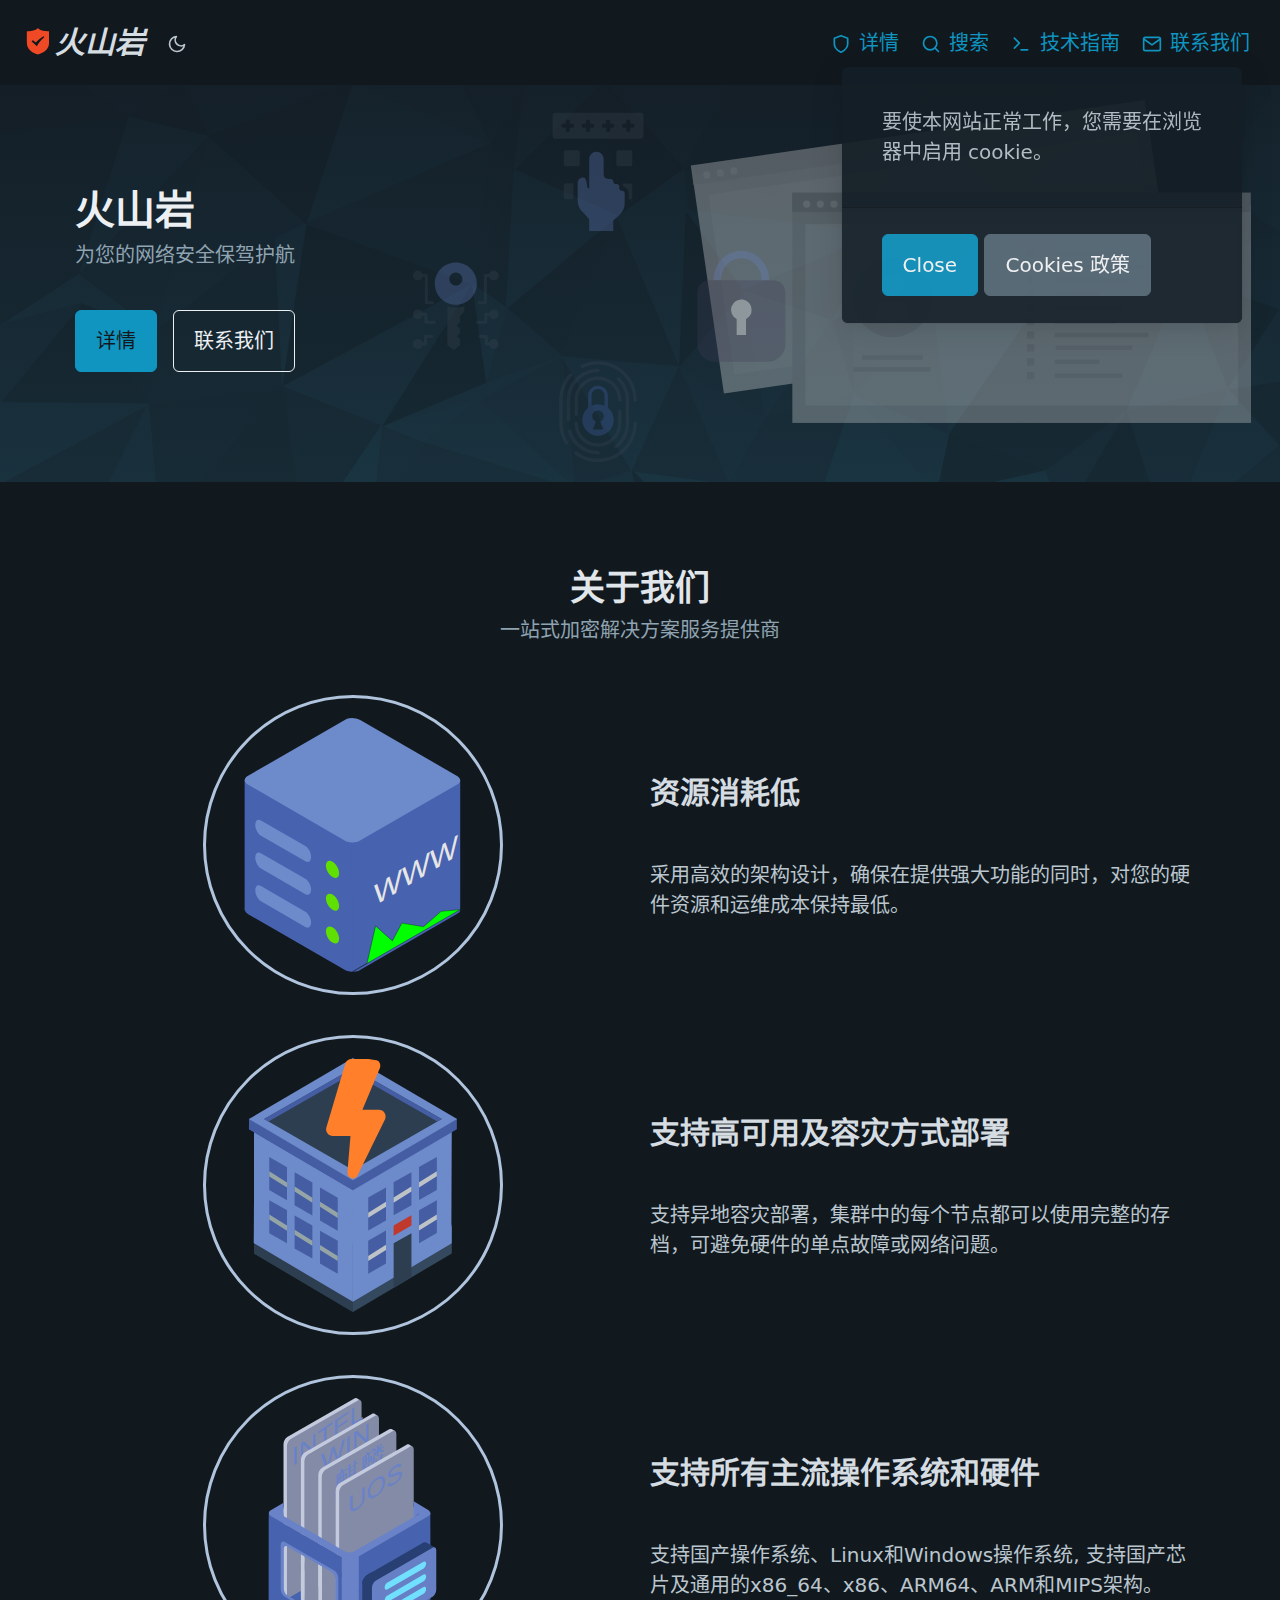
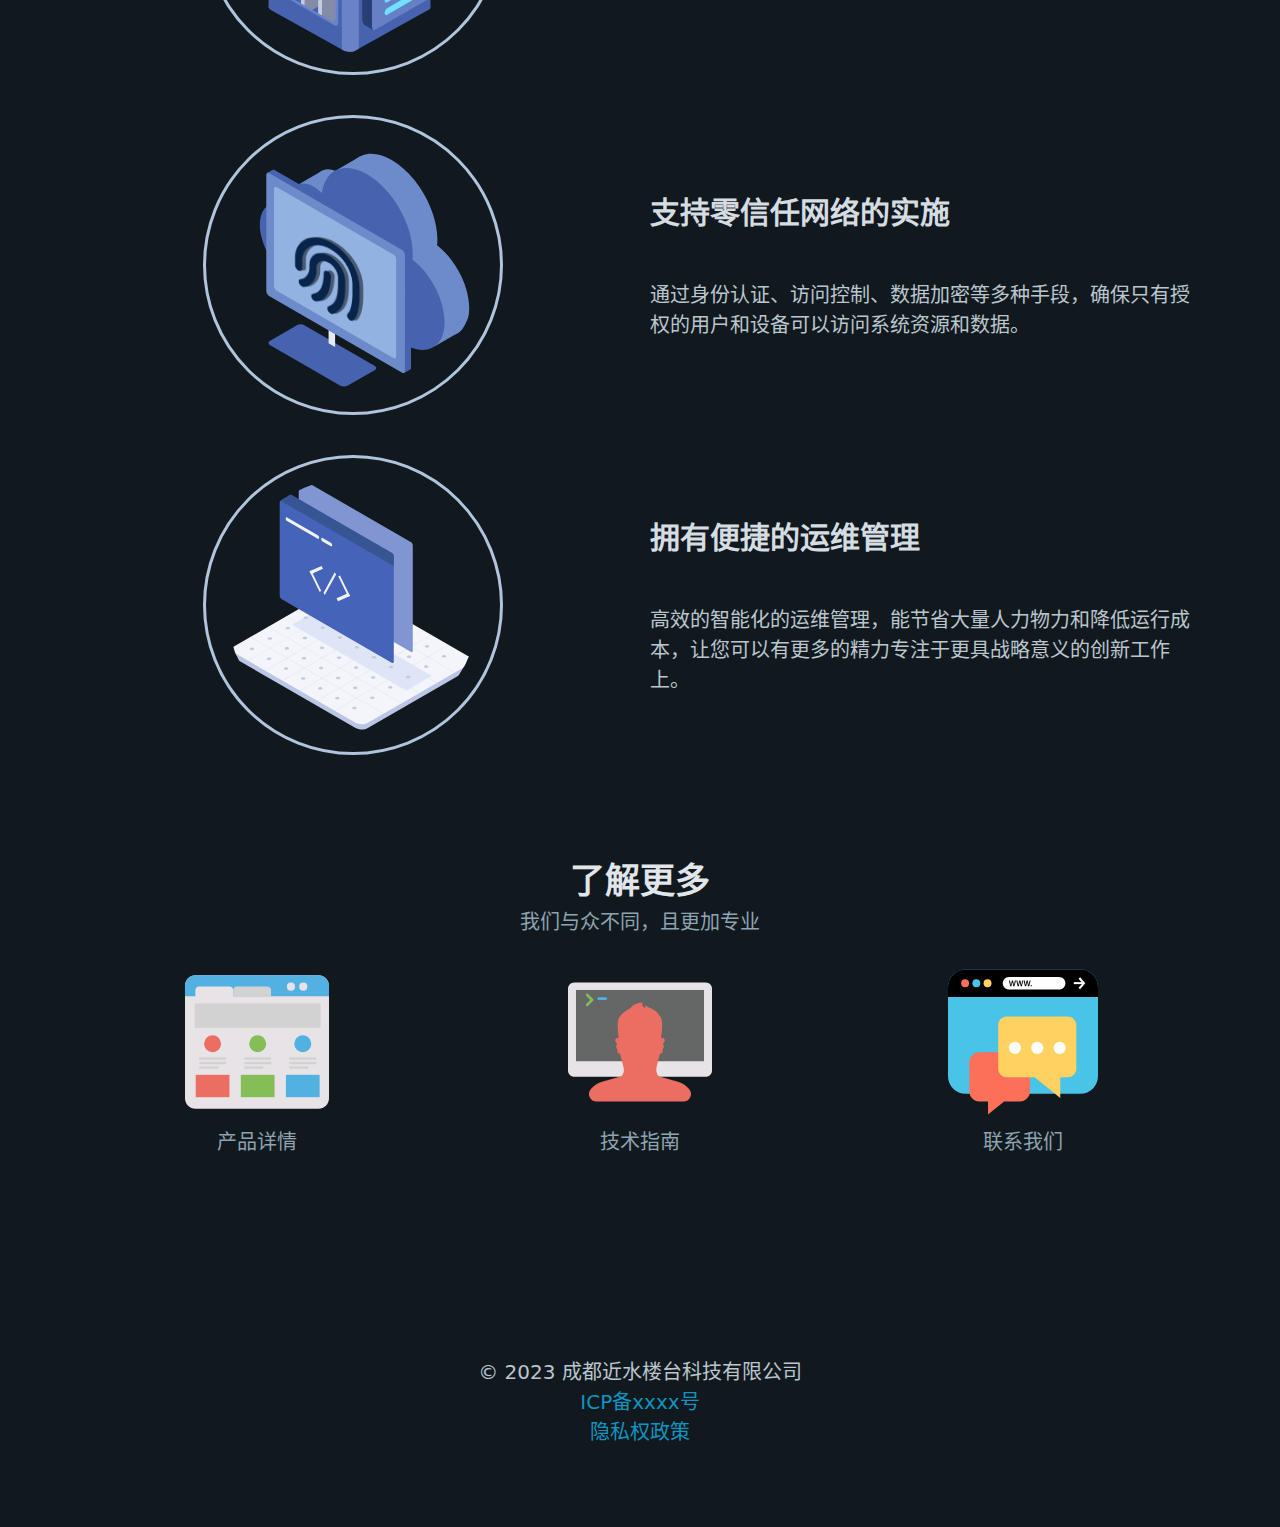
<file: index.html>
<!doctype html><html lang=zh-cn><head><meta charset=utf-8><title>火山岩</title><meta http-equiv=x-ua-compatible content="IE=edge"><meta name=viewport content="width=device-width,initial-scale=1"><meta name=description content="火山岩-为您的网络安全保驾护航"><meta name=author content><link rel=canonical href=https://tooltakes.github.io/><link rel=stylesheet href=https://tooltakes.github.io/sass/main.min.css><link rel=stylesheet href=https://tooltakes.github.io/sass/nav.min.css><link rel=stylesheet href=https://tooltakes.github.io/fonts/font.css><link rel=stylesheet href=https://tooltakes.github.io/plugins/css/pico.min.css><link rel=stylesheet href=https://tooltakes.github.io/css/igneous.css><link rel=icon href=https://tooltakes.github.io/uploads/zap.svg><link rel=icon type=image/png sizes=16x16 href=https://tooltakes.github.io/uploads/zap.svg><link rel=icon type=image/png sizes=32x32 href=https://tooltakes.github.io/uploads/zap.svg><link rel=apple-touch-icon href=https://tooltakes.github.io/uploads/zap.svg><link rel=mask-icon href=https://tooltakes.github.io/uploads/zap.svg><meta name=theme-color content="#2e2e33"><meta name=msapplication-TileColor content="#2e2e33"><meta name=generator content="Hugo 0.112.0-DEV"><link rel=alternate type=application/rss+xml href=https://tooltakes.github.io/index.xml><link rel=alternate type=application/json href=https://tooltakes.github.io/index.json><meta name=twitter:card content="summary_large_image"><meta name=twitter:image content="https://tooltakes.github.io/uploads/og.svg"><meta name=twitter:title content="火山岩"><meta name=twitter:description content="火山岩-为您的网络安全保驾护航"><meta property="og:title" content="火山岩"><meta property="og:description" content="火山岩-为您的网络安全保驾护航"><meta property="og:type" content="website"><meta property="og:url" content="https://tooltakes.github.io/"><meta property="og:image" content="https://tooltakes.github.io/uploads/og.svg"><meta name=twitter:card content="summary_large_image"><meta name=twitter:image content="https://tooltakes.github.io/uploads/og.svg"><meta name=twitter:title content="火山岩"><meta name=twitter:description content="火山岩-为您的网络安全保驾护航"><script type=application/ld+json>{"@context":"https://schema.org","@type":"Organization","name":"火山岩","url":"https://tooltakes.github.io/","description":"火山岩-为您的网络安全保驾护航","thumbnailUrl":"https://tooltakes.github.io/uploads/zap.svg","sameAs":[]}</script></head><body><nav class=desktop><ul><li><a class=logo href=https://tooltakes.github.io/ accesskey=h title="为您的网络安全保驾护航 (Alt + h)"><img id=lightMainIcon src=/uploads/zap.svg alt=为您的网络安全保驾护航 width=35 height=35></img>
<img id=darkMainIcon src=/uploads/zap.svg alt=为您的网络安全保驾护航 width=35 height=35></img><h3 style=margin-bottom:0><strong><em>火山岩</em></strong></h3></a></li><li class=toggle-container><input type=checkbox id=switch>
<label for=switch><i id=darkIcon data-feather=moon></i>
<i id=lightIcon data-feather=sun></i></label></li></ul><ul class=desktop-navigation><li><a href=/detail title=详情><i data-feather=shield></i>
<span>详情</span></a></li><li><a href=/search title=搜索><i data-feather=search></i>
<span>搜索</span></a></li><li><a href=/guide title=技术指南><i data-feather=terminal></i>
<span>技术指南</span></a></li><li><a href=/contact title=联系我们><i data-feather=mail></i>
<span>联系我们</span></a></li></ul><ul class=mobile-navigation><li><button id=menuOpen onclick=openMobile() aria-label="Menu closed">
<i data-feather=menu></i></button>
<button id=menuClose onclick=openMobile() aria-label="Menu opened">
<i data-feather=x></i></button></li></ul></nav><aside class=sidebar id=mobileNav style=display:none><nav><ul><li><a href=/detail title=详情><span><i data-feather=shield></i>
详情</span></a></li><li><a href=/search title=搜索><span><i data-feather=search></i>
搜索</span></a></li><li><a href=/guide title=技术指南><span><i data-feather=terminal></i>
技术指南</span></a></li><li><a href=/contact title=联系我们><span><i data-feather=mail></i>
联系我们</span></a></li></ul></nav></aside><main><section class=hero style="background-image:url(/uploads/bg1.svg),linear-gradient(rgba(20,30,38,.96),rgba(24,44,54,.9)),url(/uploads/low-poly-grid-haikei.svg);background-position:100%,0 0,0 0;background-size:70% 90%,cover,cover;background-repeat:no-repeat"><header class=container><hgroup><h1></h1><h1>火山岩</h1><h2>为您的网络安全保驾护航</h2></hgroup><div><a class=hero-buttons href=/detail role=button>详情</a>
<a href=/contact role=button class="contrast outline">联系我们</a></div></header></section><section><hgroup class=text-center><h2>关于我们</h2><h3>一站式加密解决方案服务提供商</h3></hgroup><div class=container><div class="grid padding"><div class="container center" style=text-align:center><img src=/uploads/f-low-fast.svg alt width=300 height=450 layout=intrinsic></div><div class="container center"><h3>资源消耗低</h3>采用高效的架构设计，确保在提供强大功能的同时，对您的硬件资源和运维成本保持最低。</div></div><div class="grid padding"><div class="container center" style=text-align:center><img src=/uploads/f-disaster.svg alt width=300 height=450 layout=intrinsic></div><div class="container center"><h3>支持高可用及容灾方式部署</h3>支持异地容灾部署，集群中的每个节点都可以使用完整的存档，可避免硬件的单点故障或网络问题。</div></div><div class="grid padding"><div class="container center" style=text-align:center><img src=/uploads/f-xplatform.svg alt width=300 height=450 layout=intrinsic></div><div class="container center"><h3>支持所有主流操作系统和硬件</h3>支持国产操作系统、Linux和Windows操作系统, 支持国产芯片及通用的x86_64、x86、ARM64、ARM和MIPS架构。</div></div><div class="grid padding"><div class="container center" style=text-align:center><img src=/uploads/f-ztn.svg alt width=300 height=450 layout=intrinsic></div><div class="container center"><h3>支持零信任网络的实施</h3>通过身份认证、访问控制、数据加密等多种手段，确保只有授权的用户和设备可以访问系统资源和数据。</div></div><div class="grid padding"><div class="container center" style=text-align:center><img src=/uploads/f-simple-manage.svg alt width=300 height=450 layout=intrinsic></div><div class="container center"><h3>拥有便捷的运维管理</h3>高效的智能化的运维管理，能节省大量人力物力和降低运行成本，让您可以有更多的精力专注于更具战略意义的创新工作上。</div></div></div></section><section><hgroup class=text-center><h2>了解更多</h2><h3>我们与众不同，且更加专业</h3></hgroup><div class=container><div class="grid grid-post"><a class=portfolio-post href=/detail><figure style=text-align:center><img src=/uploads/detail.svg width=150 height=150 layout=responsive alt></img><figcaption>产品详情</figcaption></figure></a><a class=portfolio-post href=/guide><figure style=text-align:center><img src=/uploads/usage.svg width=150 height=150 layout=responsive alt></img><figcaption>技术指南</figcaption></figure></a><a class=portfolio-post href=/contact><figure style=text-align:center><img src=/uploads/chat.svg width=150 height=150 layout=responsive alt></img><figcaption>联系我们</figcaption></figure></a></div></div></section></main><footer class=text-center><span>&copy; 2023 成都近水楼台科技有限公司<br><a href=https://beian.miit.gov.cn/ target=_blank rel=noopener>ICP备xxxx号</a><br><a href=/legal/privacy>隐私权政策</a></span></footer><article class=hidden id=cookie-banner><div><span>要使本网站正常工作，您需要在浏览器中启用 cookie。</span></div><footer><a role=button id=consent-cookies>Close</a>
<a role=button class=secondary href=/legal/privacy/#Cookies>Cookies 政策</a></footer></article><script async src=https://tooltakes.github.io/js/cookie.min.js layout=container></script>
<script>let menu=document.getElementById("menu");menu&&(menu.scrollLeft=localStorage.getItem("menu-scroll-position"),menu.onscroll=function(){localStorage.setItem("menu-scroll-position",menu.scrollLeft)}),document.querySelectorAll('a[href^="#"]').forEach(e=>{e.addEventListener("click",function(e){e.preventDefault();var t=this.getAttribute("href").substr(1);window.matchMedia("(prefers-reduced-motion: reduce)").matches?document.querySelector(`[id='${decodeURIComponent(t)}']`).scrollIntoView():document.querySelector(`[id='${decodeURIComponent(t)}']`).scrollIntoView({behavior:"smooth"}),t==="top"?history.replaceState(null,null," "):history.pushState(null,null,`#${t}`)})})</script><script src=https://tooltakes.github.io/plugins/js/feather.min.js layout=container></script>
<script src=https://tooltakes.github.io/js/script.min.js layout=container></script></body></html>
</file>
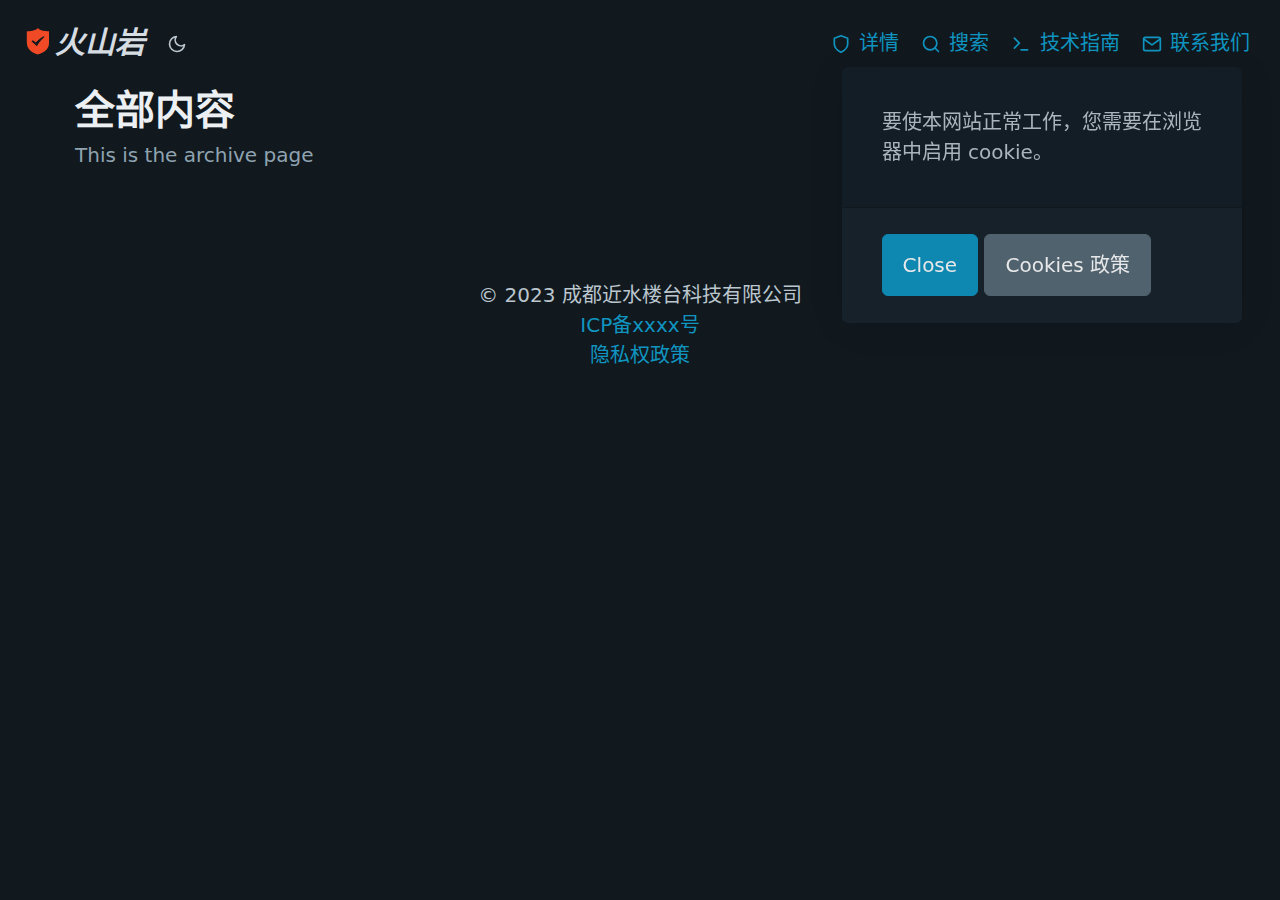
<file: archives/index.html>
<!doctype html><html lang=zh-cn><head><meta charset=utf-8><title>全部内容 | 火山岩</title><meta http-equiv=x-ua-compatible content="IE=edge"><meta name=viewport content="width=device-width,initial-scale=1"><meta name=description content="This is the archive page"><meta name=author content><link rel=canonical href=https://tooltakes.github.io/archives/><link rel=stylesheet href=https://tooltakes.github.io/sass/main.min.css><link rel=stylesheet href=https://tooltakes.github.io/sass/nav.min.css><link rel=stylesheet href=https://tooltakes.github.io/fonts/font.css><link rel=stylesheet href=https://tooltakes.github.io/plugins/css/pico.min.css><link rel=stylesheet href=https://tooltakes.github.io/css/igneous.css><link rel=icon href=https://tooltakes.github.io/uploads/zap.svg><link rel=icon type=image/png sizes=16x16 href=https://tooltakes.github.io/uploads/zap.svg><link rel=icon type=image/png sizes=32x32 href=https://tooltakes.github.io/uploads/zap.svg><link rel=apple-touch-icon href=https://tooltakes.github.io/uploads/zap.svg><link rel=mask-icon href=https://tooltakes.github.io/uploads/zap.svg><meta name=theme-color content="#2e2e33"><meta name=msapplication-TileColor content="#2e2e33"><meta name=generator content="Hugo 0.112.0-DEV"><meta name=twitter:card content="summary_large_image"><meta name=twitter:image content="https://tooltakes.github.io/uploads/og.svg"><meta name=twitter:title content="全部内容"><meta name=twitter:description content="This is the archive page"><meta property="og:title" content="全部内容"><meta property="og:description" content="This is the archive page"><meta property="og:type" content="article"><meta property="og:url" content="https://tooltakes.github.io/archives/"><meta property="og:image" content="https://tooltakes.github.io/uploads/og.svg"><meta property="article:section" content><meta name=twitter:card content="summary_large_image"><meta name=twitter:image content="https://tooltakes.github.io/uploads/og.svg"><meta name=twitter:title content="全部内容"><meta name=twitter:description content="This is the archive page"><script type=application/ld+json>{"@context":"https://schema.org","@type":"BreadcrumbList","itemListElement":[{"@type":"ListItem","position":1,"name":"全部内容","item":"https://tooltakes.github.io/archives/"}]}</script><script type=application/ld+json>{"@context":"https://schema.org","@type":"BlogPosting","headline":"全部内容","name":"全部内容","description":"This is the archive page","keywords":[],"articleBody":"","wordCount":"0","inLanguage":"en","datePublished":"0001-01-01T00:00:00Z","dateModified":"0001-01-01T00:00:00Z","author":{"@type":"Person","name":"火山岩项目组"},"mainEntityOfPage":{"@type":"WebPage","@id":"https://tooltakes.github.io/archives/"},"publisher":{"@type":"Organization","name":"火山岩","logo":{"@type":"ImageObject","url":"https://tooltakes.github.io/uploads/zap.svg"}}}</script></head><body><nav class=desktop><ul><li><a class=logo href=https://tooltakes.github.io/ accesskey=h title="为您的网络安全保驾护航 (Alt + h)"><img id=lightMainIcon src=/uploads/zap.svg alt=为您的网络安全保驾护航 width=35 height=35></img>
<img id=darkMainIcon src=/uploads/zap.svg alt=为您的网络安全保驾护航 width=35 height=35></img><h3 style=margin-bottom:0><strong><em>火山岩</em></strong></h3></a></li><li class=toggle-container><input type=checkbox id=switch>
<label for=switch><i id=darkIcon data-feather=moon></i>
<i id=lightIcon data-feather=sun></i></label></li></ul><ul class=desktop-navigation><li><a href=/detail title=详情><i data-feather=shield></i>
<span>详情</span></a></li><li><a href=/search title=搜索><i data-feather=search></i>
<span>搜索</span></a></li><li><a href=/guide title=技术指南><i data-feather=terminal></i>
<span>技术指南</span></a></li><li><a href=/contact title=联系我们><i data-feather=mail></i>
<span>联系我们</span></a></li></ul><ul class=mobile-navigation><li><button id=menuOpen onclick=openMobile() aria-label="Menu closed">
<i data-feather=menu></i></button>
<button id=menuClose onclick=openMobile() aria-label="Menu opened">
<i data-feather=x></i></button></li></ul></nav><aside class=sidebar id=mobileNav style=display:none><nav><ul><li><a href=/detail title=详情><span><i data-feather=shield></i>
详情</span></a></li><li><a href=/search title=搜索><span><i data-feather=search></i>
搜索</span></a></li><li><a href=/guide title=技术指南><span><i data-feather=terminal></i>
技术指南</span></a></li><li><a href=/contact title=联系我们><span><i data-feather=mail></i>
联系我们</span></a></li></ul></nav></aside><main><div class=container><hgroup><h1>全部内容</h1><h2>This is the archive page</h2></hgroup></main><footer class=text-center><span>&copy; 2023 成都近水楼台科技有限公司<br><a href=https://beian.miit.gov.cn/ target=_blank rel=noopener>ICP备xxxx号</a><br><a href=/legal/privacy>隐私权政策</a></span></footer><article class=hidden id=cookie-banner><div><span>要使本网站正常工作，您需要在浏览器中启用 cookie。</span></div><footer><a role=button id=consent-cookies>Close</a>
<a role=button class=secondary href=/legal/privacy/#Cookies>Cookies 政策</a></footer></article><script async src=https://tooltakes.github.io/js/cookie.min.js layout=container></script>
<script>let menu=document.getElementById("menu");menu&&(menu.scrollLeft=localStorage.getItem("menu-scroll-position"),menu.onscroll=function(){localStorage.setItem("menu-scroll-position",menu.scrollLeft)}),document.querySelectorAll('a[href^="#"]').forEach(e=>{e.addEventListener("click",function(e){e.preventDefault();var t=this.getAttribute("href").substr(1);window.matchMedia("(prefers-reduced-motion: reduce)").matches?document.querySelector(`[id='${decodeURIComponent(t)}']`).scrollIntoView():document.querySelector(`[id='${decodeURIComponent(t)}']`).scrollIntoView({behavior:"smooth"}),t==="top"?history.replaceState(null,null," "):history.pushState(null,null,`#${t}`)})})</script><script src=https://tooltakes.github.io/plugins/js/feather.min.js layout=container></script>
<script src=https://tooltakes.github.io/js/script.min.js layout=container></script></body></html>
</file>
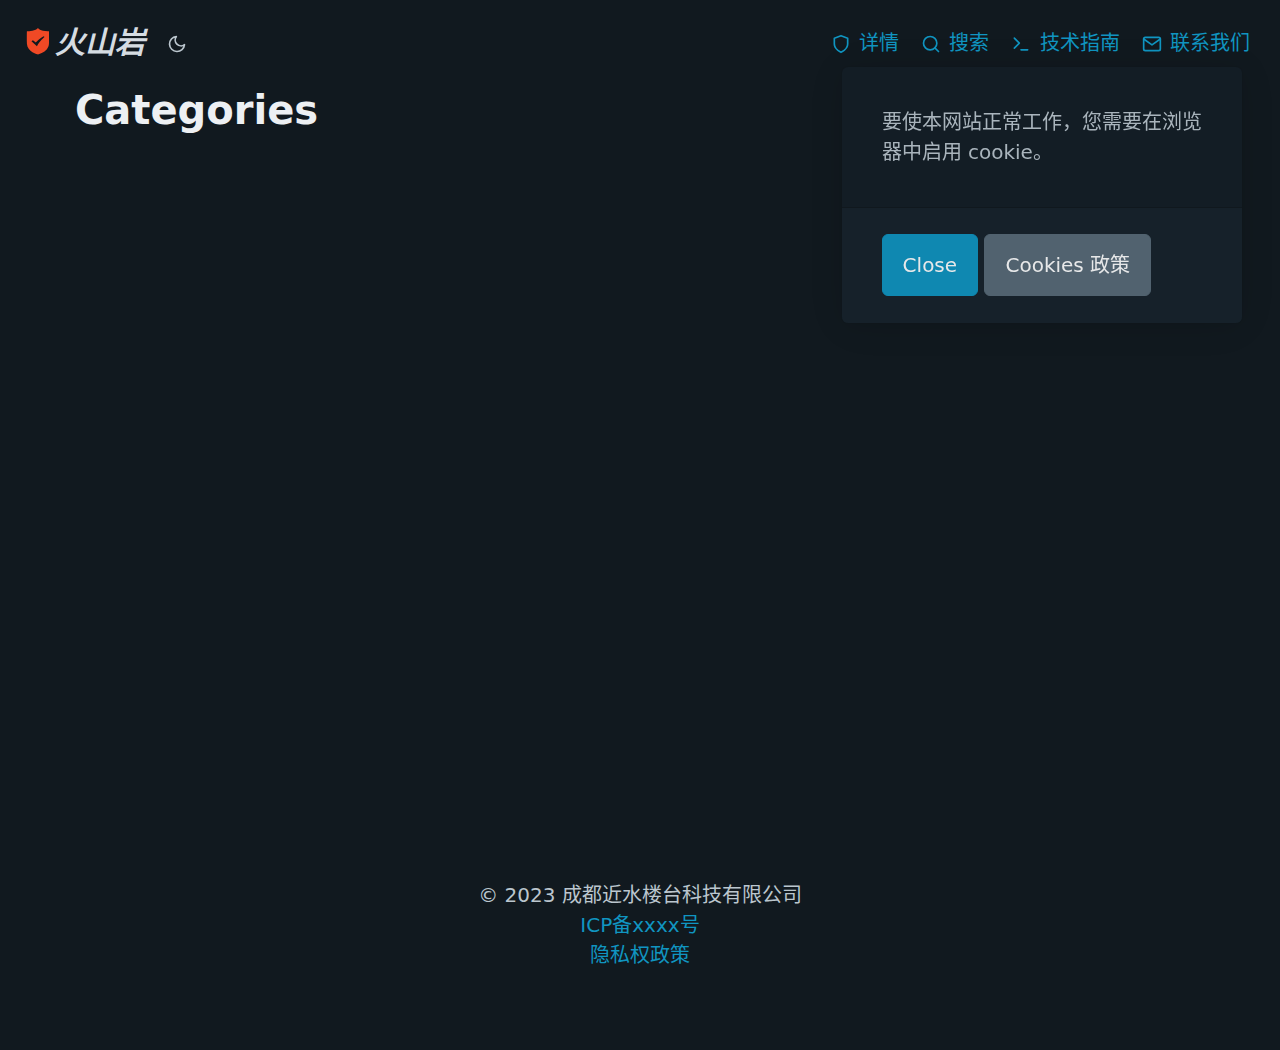
<file: categories/index.html>
<!doctype html><html lang=zh-cn><head><meta charset=utf-8><title>Categories | 火山岩</title><meta http-equiv=x-ua-compatible content="IE=edge"><meta name=viewport content="width=device-width,initial-scale=1"><meta name=description content="火山岩-为您的网络安全保驾护航"><meta name=author content><link rel=canonical href=https://tooltakes.github.io/categories/><link rel=stylesheet href=https://tooltakes.github.io/sass/main.min.css><link rel=stylesheet href=https://tooltakes.github.io/sass/nav.min.css><link rel=stylesheet href=https://tooltakes.github.io/fonts/font.css><link rel=stylesheet href=https://tooltakes.github.io/plugins/css/pico.min.css><link rel=stylesheet href=https://tooltakes.github.io/css/igneous.css><link rel=icon href=https://tooltakes.github.io/uploads/zap.svg><link rel=icon type=image/png sizes=16x16 href=https://tooltakes.github.io/uploads/zap.svg><link rel=icon type=image/png sizes=32x32 href=https://tooltakes.github.io/uploads/zap.svg><link rel=apple-touch-icon href=https://tooltakes.github.io/uploads/zap.svg><link rel=mask-icon href=https://tooltakes.github.io/uploads/zap.svg><meta name=theme-color content="#2e2e33"><meta name=msapplication-TileColor content="#2e2e33"><meta name=generator content="Hugo 0.112.0-DEV"><link rel=alternate type=application/rss+xml href=https://tooltakes.github.io/categories/index.xml><meta name=twitter:card content="summary_large_image"><meta name=twitter:image content="https://tooltakes.github.io/uploads/og.svg"><meta name=twitter:title content="Categories"><meta name=twitter:description content="火山岩-为您的网络安全保驾护航"><meta property="og:title" content="Categories"><meta property="og:description" content="火山岩-为您的网络安全保驾护航"><meta property="og:type" content="website"><meta property="og:url" content="https://tooltakes.github.io/categories/"><meta property="og:image" content="https://tooltakes.github.io/uploads/og.svg"><meta name=twitter:card content="summary_large_image"><meta name=twitter:image content="https://tooltakes.github.io/uploads/og.svg"><meta name=twitter:title content="Categories"><meta name=twitter:description content="火山岩-为您的网络安全保驾护航"></head><body><nav class=desktop><ul><li><a class=logo href=https://tooltakes.github.io/ accesskey=h title="为您的网络安全保驾护航 (Alt + h)"><img id=lightMainIcon src=/uploads/zap.svg alt=为您的网络安全保驾护航 width=35 height=35></img>
<img id=darkMainIcon src=/uploads/zap.svg alt=为您的网络安全保驾护航 width=35 height=35></img><h3 style=margin-bottom:0><strong><em>火山岩</em></strong></h3></a></li><li class=toggle-container><input type=checkbox id=switch>
<label for=switch><i id=darkIcon data-feather=moon></i>
<i id=lightIcon data-feather=sun></i></label></li></ul><ul class=desktop-navigation><li><a href=/detail title=详情><i data-feather=shield></i>
<span>详情</span></a></li><li><a href=/search title=搜索><i data-feather=search></i>
<span>搜索</span></a></li><li><a href=/guide title=技术指南><i data-feather=terminal></i>
<span>技术指南</span></a></li><li><a href=/contact title=联系我们><i data-feather=mail></i>
<span>联系我们</span></a></li></ul><ul class=mobile-navigation><li><button id=menuOpen onclick=openMobile() aria-label="Menu closed">
<i data-feather=menu></i></button>
<button id=menuClose onclick=openMobile() aria-label="Menu opened">
<i data-feather=x></i></button></li></ul></nav><aside class=sidebar id=mobileNav style=display:none><nav><ul><li><a href=/detail title=详情><span><i data-feather=shield></i>
详情</span></a></li><li><a href=/search title=搜索><span><i data-feather=search></i>
搜索</span></a></li><li><a href=/guide title=技术指南><span><i data-feather=terminal></i>
技术指南</span></a></li><li><a href=/contact title=联系我们><span><i data-feather=mail></i>
联系我们</span></a></li></ul></nav></aside><main><div class="container min-h-80"><h1>Categories</h1></div></main><footer class=text-center><span>&copy; 2023 成都近水楼台科技有限公司<br><a href=https://beian.miit.gov.cn/ target=_blank rel=noopener>ICP备xxxx号</a><br><a href=/legal/privacy>隐私权政策</a></span></footer><article class=hidden id=cookie-banner><div><span>要使本网站正常工作，您需要在浏览器中启用 cookie。</span></div><footer><a role=button id=consent-cookies>Close</a>
<a role=button class=secondary href=/legal/privacy/#Cookies>Cookies 政策</a></footer></article><script async src=https://tooltakes.github.io/js/cookie.min.js layout=container></script>
<script>let menu=document.getElementById("menu");menu&&(menu.scrollLeft=localStorage.getItem("menu-scroll-position"),menu.onscroll=function(){localStorage.setItem("menu-scroll-position",menu.scrollLeft)}),document.querySelectorAll('a[href^="#"]').forEach(e=>{e.addEventListener("click",function(e){e.preventDefault();var t=this.getAttribute("href").substr(1);window.matchMedia("(prefers-reduced-motion: reduce)").matches?document.querySelector(`[id='${decodeURIComponent(t)}']`).scrollIntoView():document.querySelector(`[id='${decodeURIComponent(t)}']`).scrollIntoView({behavior:"smooth"}),t==="top"?history.replaceState(null,null," "):history.pushState(null,null,`#${t}`)})})</script><script src=https://tooltakes.github.io/plugins/js/feather.min.js layout=container></script>
<script src=https://tooltakes.github.io/js/script.min.js layout=container></script></body></html>
</file>
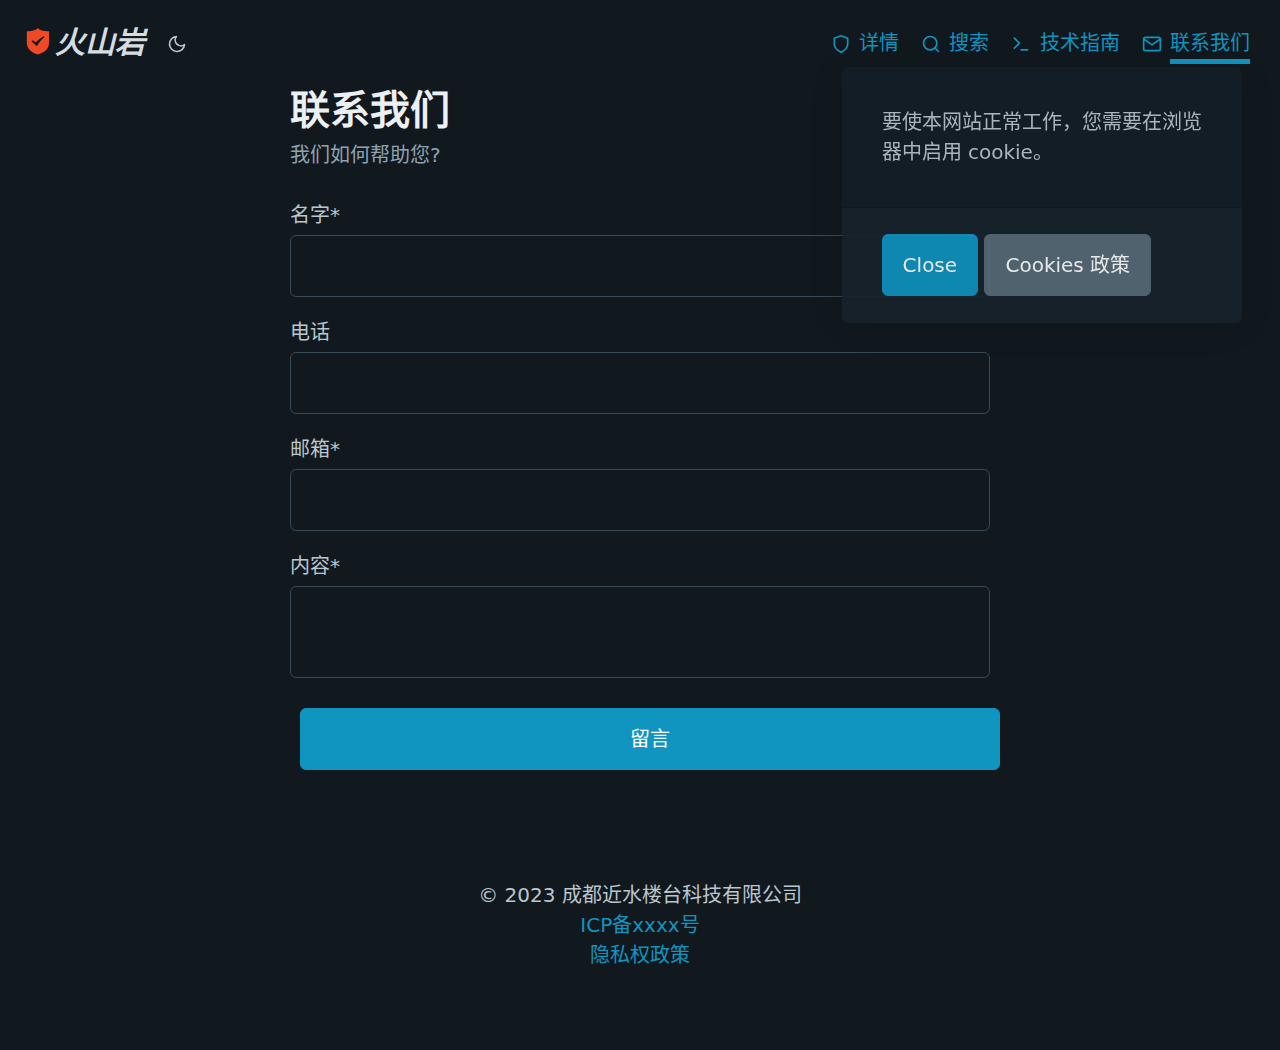
<file: contact/index.html>
<!doctype html><html lang=zh-cn><head><meta charset=utf-8><title>联系我们 | 火山岩</title><meta http-equiv=x-ua-compatible content="IE=edge"><meta name=viewport content="width=device-width,initial-scale=1"><meta name=description content="我们如何帮助您?"><meta name=author content><link rel=canonical href=https://tooltakes.github.io/contact/><link rel=stylesheet href=https://tooltakes.github.io/sass/main.min.css><link rel=stylesheet href=https://tooltakes.github.io/sass/nav.min.css><link rel=stylesheet href=https://tooltakes.github.io/fonts/font.css><link rel=stylesheet href=https://tooltakes.github.io/plugins/css/pico.min.css><link rel=stylesheet href=https://tooltakes.github.io/css/igneous.css><script defer crossorigin=anonymous src=/assets/js/highlight.min.b95bacdc39e37a332a9f883b1e78be4abc1fdca2bc1f2641f55e3cd3dabd4d61.js integrity="sha256-uVus3DnjejMqn4g7Hni+Srwf3KK8HyZB9V4809q9TWE=" onload=hljs.initHighlightingOnLoad()></script>
<link rel=icon href=https://tooltakes.github.io/uploads/zap.svg><link rel=icon type=image/png sizes=16x16 href=https://tooltakes.github.io/uploads/zap.svg><link rel=icon type=image/png sizes=32x32 href=https://tooltakes.github.io/uploads/zap.svg><link rel=apple-touch-icon href=https://tooltakes.github.io/uploads/zap.svg><link rel=mask-icon href=https://tooltakes.github.io/uploads/zap.svg><meta name=theme-color content="#2e2e33"><meta name=msapplication-TileColor content="#2e2e33"><meta name=generator content="Hugo 0.112.0-DEV"><meta name=twitter:card content="summary_large_image"><meta name=twitter:image content="https://tooltakes.github.io/uploads/og.svg"><meta name=twitter:title content="联系我们"><meta name=twitter:description content="我们如何帮助您?"><meta property="og:title" content="联系我们"><meta property="og:description" content="我们如何帮助您?"><meta property="og:type" content="article"><meta property="og:url" content="https://tooltakes.github.io/contact/"><meta property="og:image" content="https://tooltakes.github.io/uploads/og.svg"><meta property="article:section" content><meta name=twitter:card content="summary_large_image"><meta name=twitter:image content="https://tooltakes.github.io/uploads/og.svg"><meta name=twitter:title content="联系我们"><meta name=twitter:description content="我们如何帮助您?"><script type=application/ld+json>{"@context":"https://schema.org","@type":"BreadcrumbList","itemListElement":[{"@type":"ListItem","position":1,"name":"联系我们","item":"https://tooltakes.github.io/contact/"}]}</script><script type=application/ld+json>{"@context":"https://schema.org","@type":"BlogPosting","headline":"联系我们","name":"联系我们","description":"我们如何帮助您?","keywords":[],"articleBody":"","wordCount":"0","inLanguage":"en","datePublished":"0001-01-01T00:00:00Z","dateModified":"0001-01-01T00:00:00Z","author":{"@type":"Person","name":"火山岩项目组"},"mainEntityOfPage":{"@type":"WebPage","@id":"https://tooltakes.github.io/contact/"},"publisher":{"@type":"Organization","name":"火山岩","logo":{"@type":"ImageObject","url":"https://tooltakes.github.io/uploads/zap.svg"}}}</script></head><body><nav class=desktop><ul><li><a class=logo href=https://tooltakes.github.io/ accesskey=h title="为您的网络安全保驾护航 (Alt + h)"><img id=lightMainIcon src=/uploads/zap.svg alt=为您的网络安全保驾护航 width=35 height=35></img>
<img id=darkMainIcon src=/uploads/zap.svg alt=为您的网络安全保驾护航 width=35 height=35></img><h3 style=margin-bottom:0><strong><em>火山岩</em></strong></h3></a></li><li class=toggle-container><input type=checkbox id=switch>
<label for=switch><i id=darkIcon data-feather=moon></i>
<i id=lightIcon data-feather=sun></i></label></li></ul><ul class=desktop-navigation><li><a href=/detail title=详情><i data-feather=shield></i>
<span>详情</span></a></li><li><a href=/search title=搜索><i data-feather=search></i>
<span>搜索</span></a></li><li><a href=/guide title=技术指南><i data-feather=terminal></i>
<span>技术指南</span></a></li><li><a href=/contact title=联系我们><i data-feather=mail></i>
<span class=menu-active>联系我们</span></a></li></ul><ul class=mobile-navigation><li><button id=menuOpen onclick=openMobile() aria-label="Menu closed">
<i data-feather=menu></i></button>
<button id=menuClose onclick=openMobile() aria-label="Menu opened">
<i data-feather=x></i></button></li></ul></nav><aside class=sidebar id=mobileNav style=display:none><nav><ul><li><a href=/detail title=详情><span><i data-feather=shield></i>
详情</span></a></li><li><a href=/search title=搜索><span><i data-feather=search></i>
搜索</span></a></li><li><a href=/guide title=技术指南><span><i data-feather=terminal></i>
技术指南</span></a></li><li><a href=/contact title=联系我们><span class=menu-active><i data-feather=mail></i>
联系我们</span></a></li></ul></nav></aside><main><div class="min-h-80 contact-form"><div class=container><hgroup><h1>联系我们</h1><h2>我们如何帮助您?</h2></hgroup><form name=contact method=post action=https://fabform.io/f/eEsPVhx><label for=name>名字*</label>
<input name=name type=text required>
<label for=phone>电话</label>
<input name=phone type=text>
<label for=email>邮箱*</label>
<input name=email type=email required>
<label for=message>内容*</label>
<textarea name=message type=email required style=resize:none></textarea>
<button class="button is-link" type=submit>留言</button></form></div></div></main><footer class=text-center><span>&copy; 2023 成都近水楼台科技有限公司<br><a href=https://beian.miit.gov.cn/ target=_blank rel=noopener>ICP备xxxx号</a><br><a href=/legal/privacy>隐私权政策</a></span></footer><article class=hidden id=cookie-banner><div><span>要使本网站正常工作，您需要在浏览器中启用 cookie。</span></div><footer><a role=button id=consent-cookies>Close</a>
<a role=button class=secondary href=/legal/privacy/#Cookies>Cookies 政策</a></footer></article><script async src=https://tooltakes.github.io/js/cookie.min.js layout=container></script>
<script>let menu=document.getElementById("menu");menu&&(menu.scrollLeft=localStorage.getItem("menu-scroll-position"),menu.onscroll=function(){localStorage.setItem("menu-scroll-position",menu.scrollLeft)}),document.querySelectorAll('a[href^="#"]').forEach(e=>{e.addEventListener("click",function(e){e.preventDefault();var t=this.getAttribute("href").substr(1);window.matchMedia("(prefers-reduced-motion: reduce)").matches?document.querySelector(`[id='${decodeURIComponent(t)}']`).scrollIntoView():document.querySelector(`[id='${decodeURIComponent(t)}']`).scrollIntoView({behavior:"smooth"}),t==="top"?history.replaceState(null,null," "):history.pushState(null,null,`#${t}`)})})</script><script src=https://tooltakes.github.io/plugins/js/feather.min.js layout=container></script>
<script src=https://tooltakes.github.io/js/script.min.js layout=container></script></body></html>
</file>
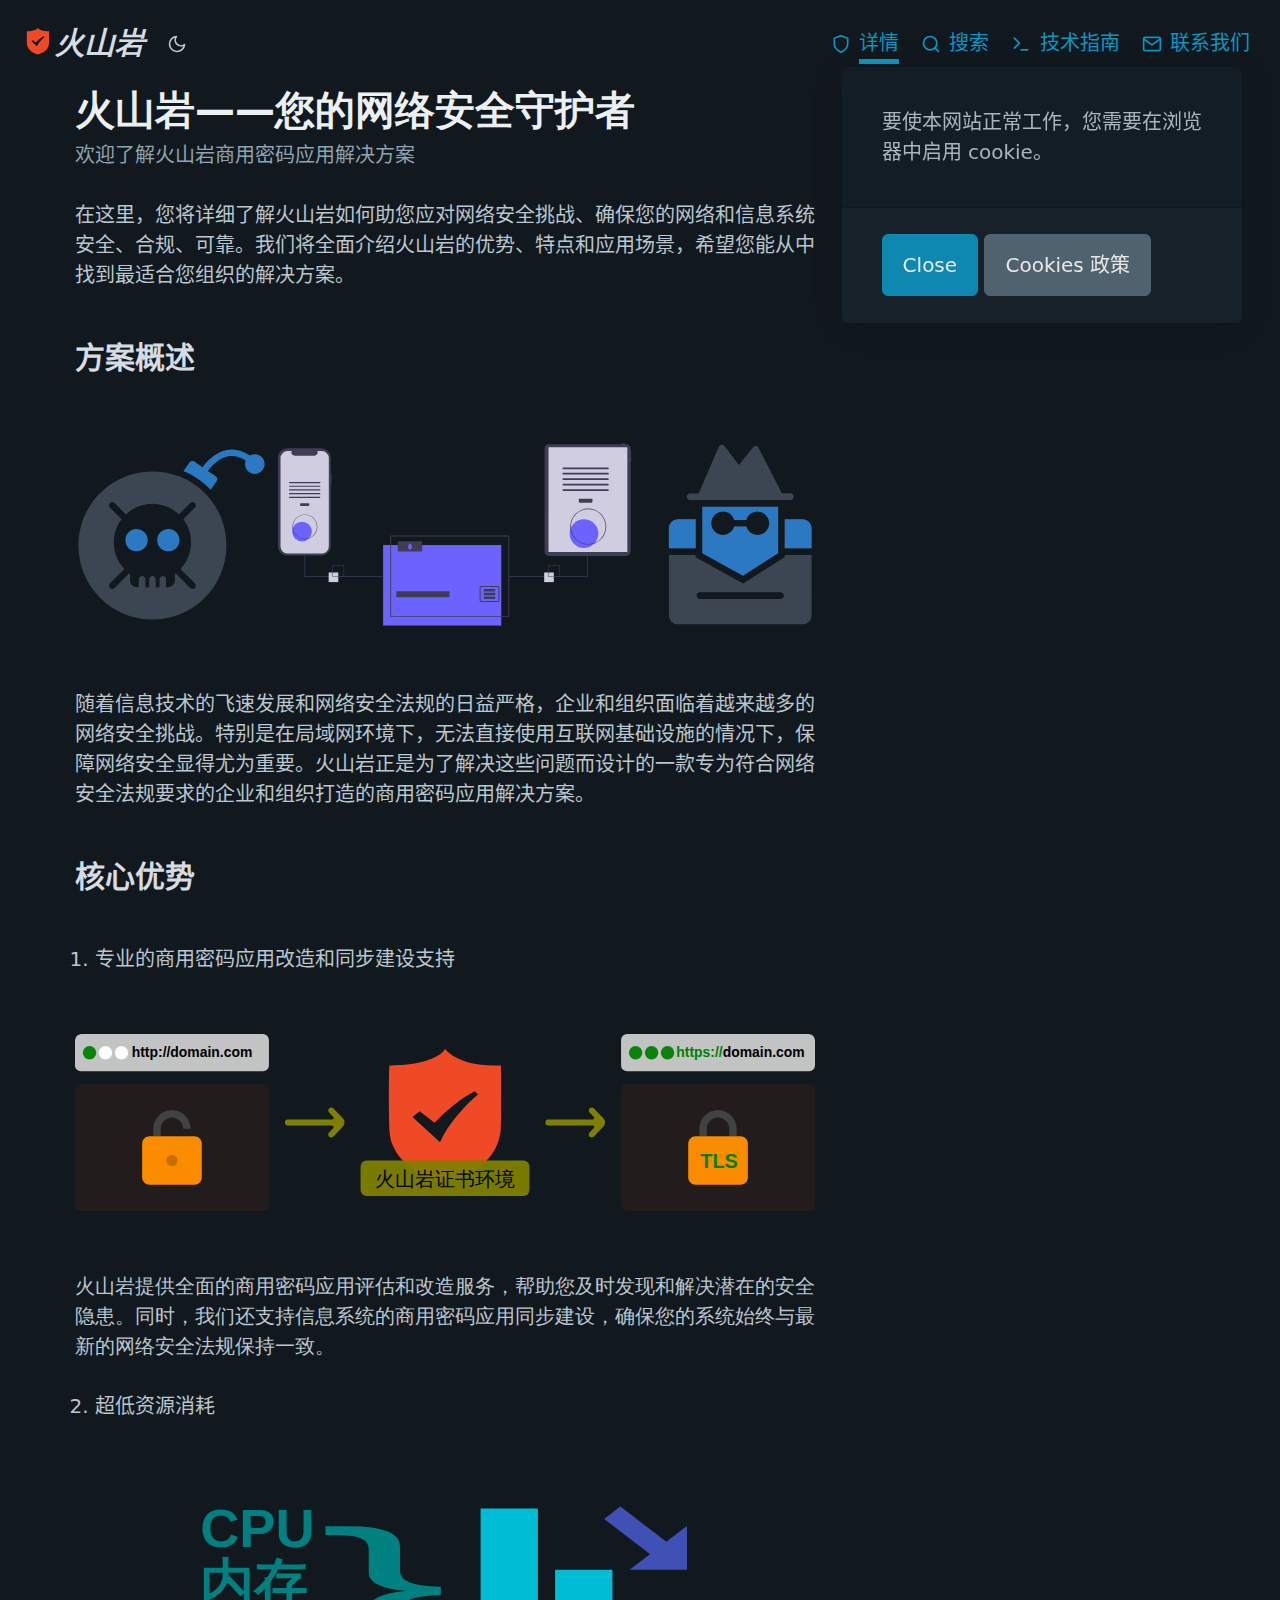
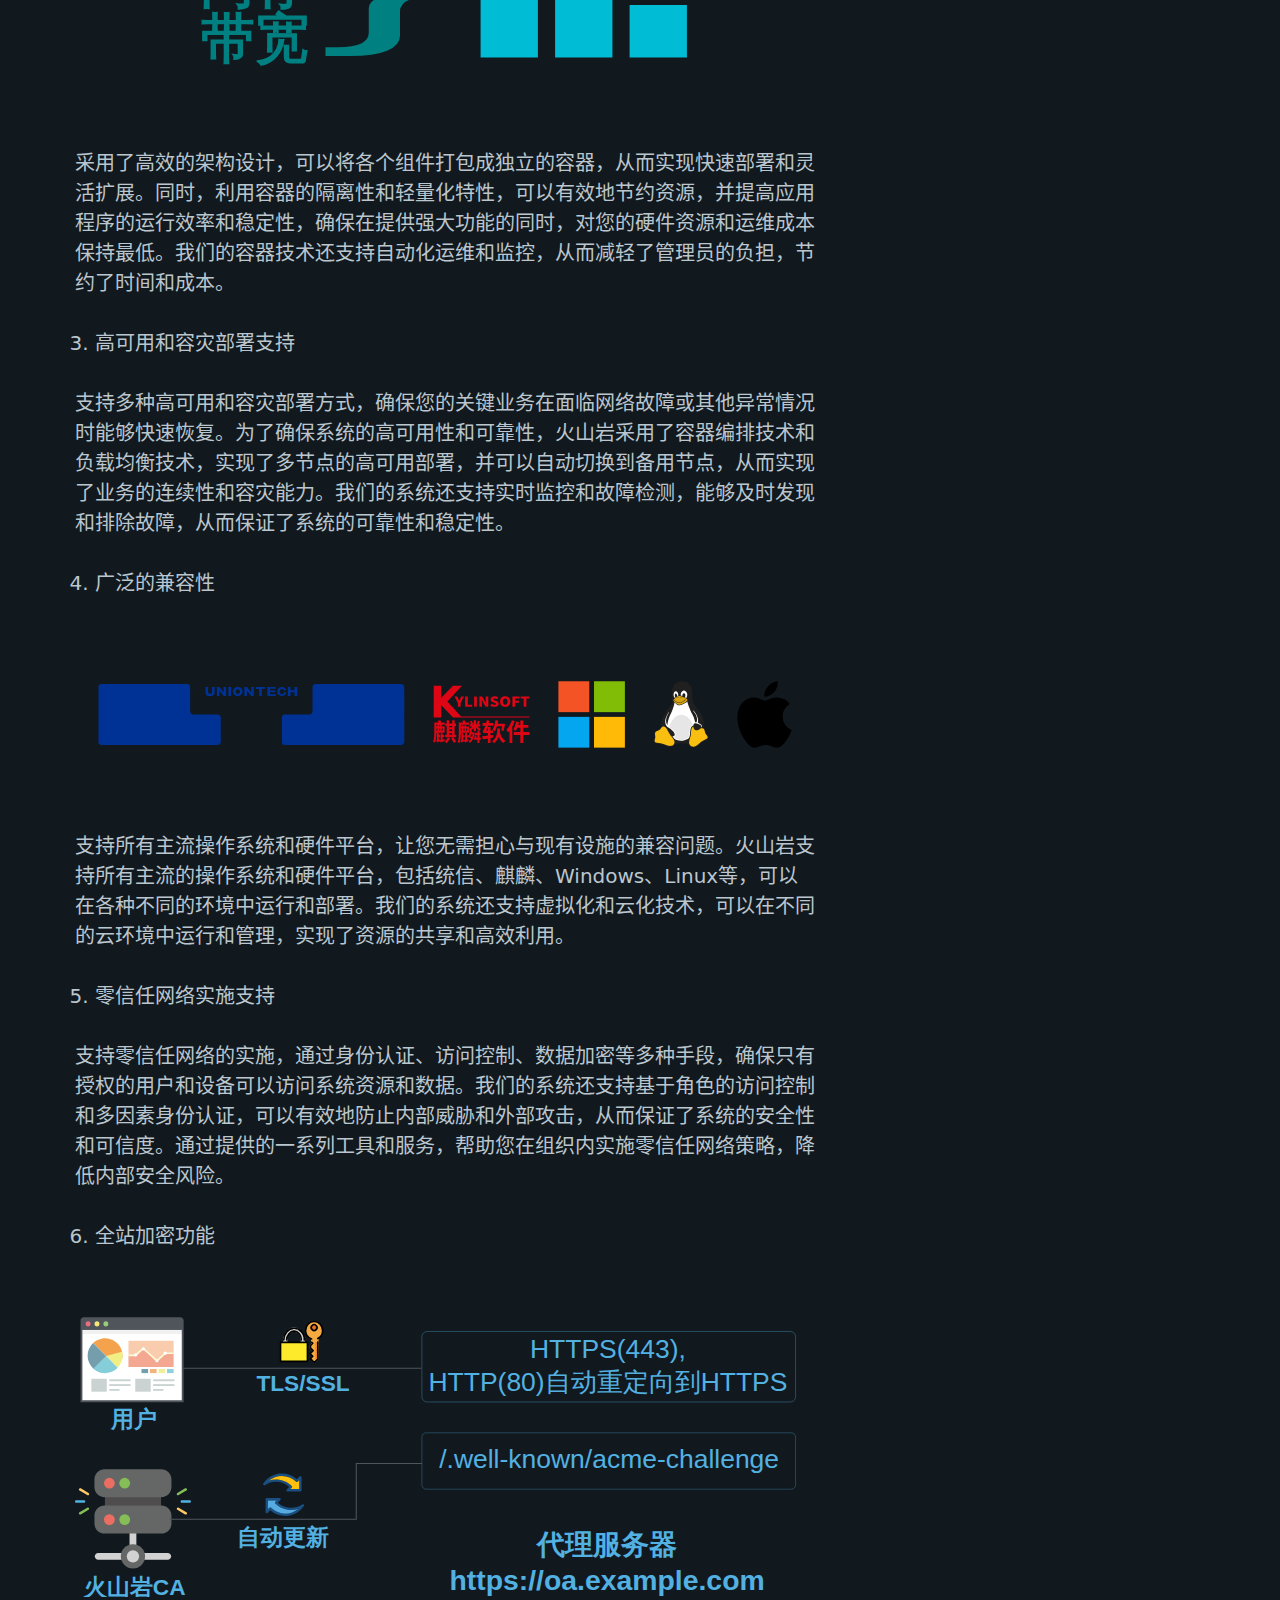
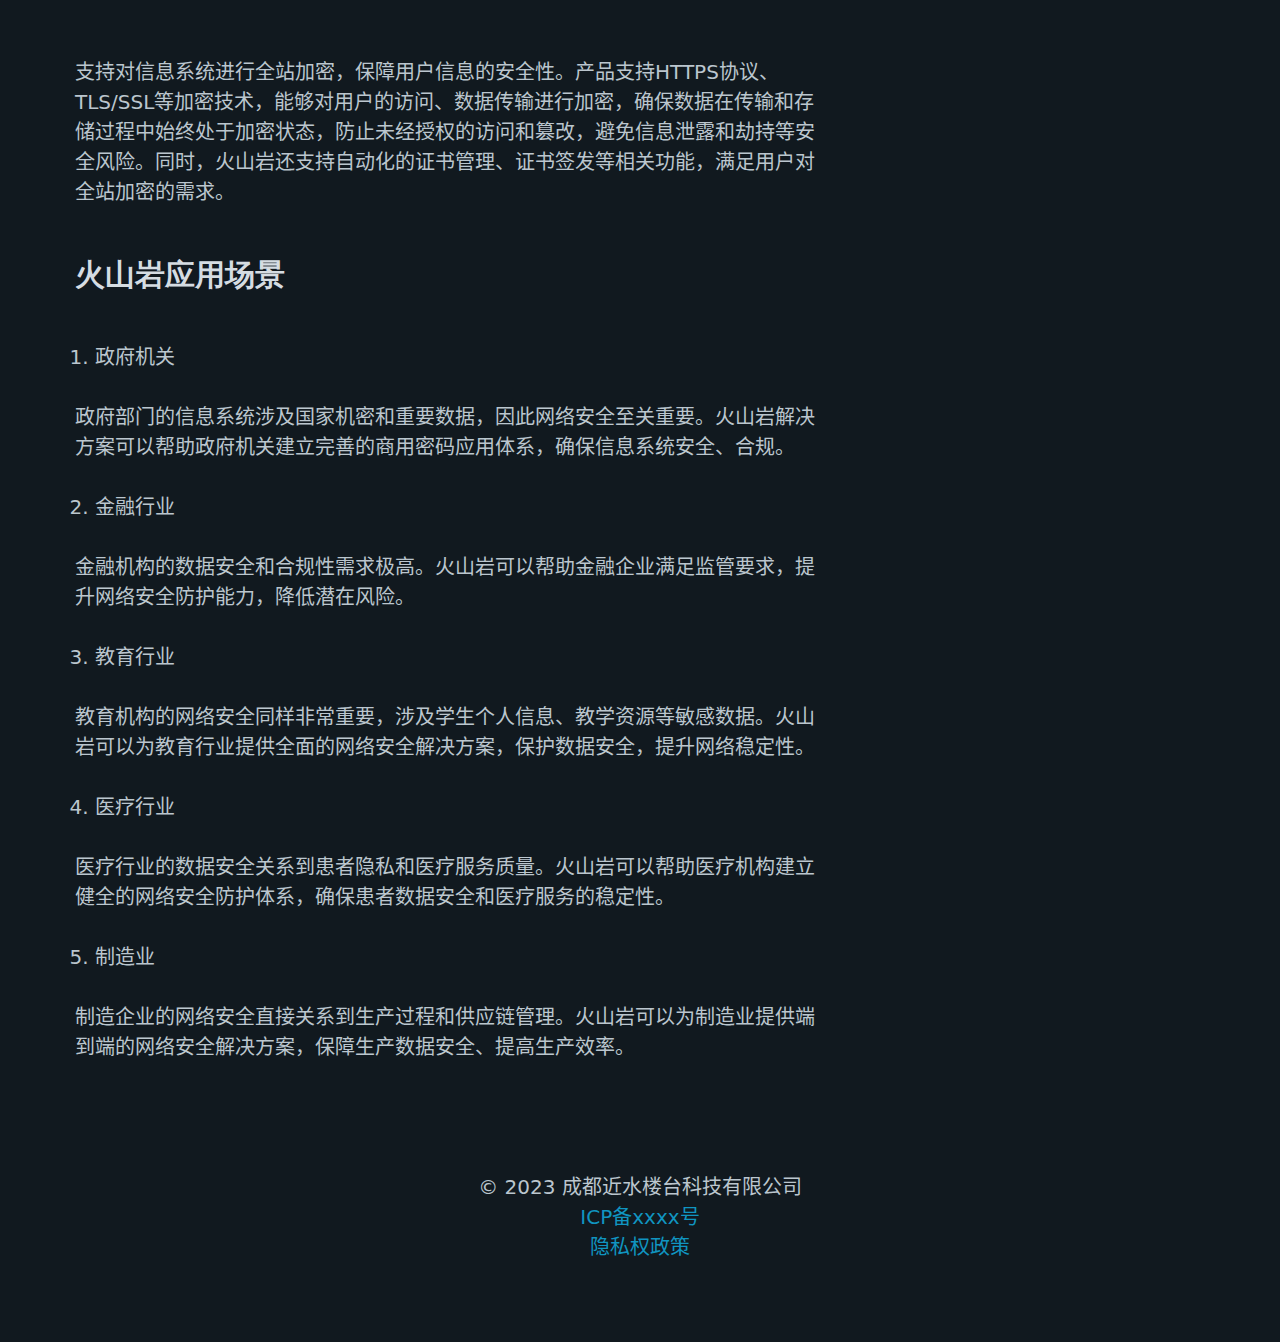
<file: detail/index.html>
<!doctype html><html lang=zh-cn><head><meta charset=utf-8><title>火山岩——您的网络安全守护者 | 火山岩</title><meta http-equiv=x-ua-compatible content="IE=edge"><meta name=viewport content="width=device-width,initial-scale=1"><meta name=description content="欢迎了解火山岩商用密码应用解决方案"><meta name=author content><link rel=canonical href=https://tooltakes.github.io/detail/><link rel=stylesheet href=https://tooltakes.github.io/sass/main.min.css><link rel=stylesheet href=https://tooltakes.github.io/sass/nav.min.css><link rel=stylesheet href=https://tooltakes.github.io/fonts/font.css><link rel=stylesheet href=https://tooltakes.github.io/plugins/css/pico.min.css><link rel=stylesheet href=https://tooltakes.github.io/css/igneous.css><script defer crossorigin=anonymous src=/assets/js/highlight.min.b95bacdc39e37a332a9f883b1e78be4abc1fdca2bc1f2641f55e3cd3dabd4d61.js integrity="sha256-uVus3DnjejMqn4g7Hni+Srwf3KK8HyZB9V4809q9TWE=" onload=hljs.initHighlightingOnLoad()></script>
<link rel=icon href=https://tooltakes.github.io/uploads/zap.svg><link rel=icon type=image/png sizes=16x16 href=https://tooltakes.github.io/uploads/zap.svg><link rel=icon type=image/png sizes=32x32 href=https://tooltakes.github.io/uploads/zap.svg><link rel=apple-touch-icon href=https://tooltakes.github.io/uploads/zap.svg><link rel=mask-icon href=https://tooltakes.github.io/uploads/zap.svg><meta name=theme-color content="#2e2e33"><meta name=msapplication-TileColor content="#2e2e33"><meta name=generator content="Hugo 0.112.0-DEV"><meta name=twitter:card content="summary_large_image"><meta name=twitter:image content="https://tooltakes.github.io/uploads/og.svg"><meta name=twitter:title content="火山岩——您的网络安全守护者"><meta name=twitter:description content="欢迎了解火山岩商用密码应用解决方案"><meta property="og:title" content="火山岩——您的网络安全守护者"><meta property="og:description" content="欢迎了解火山岩商用密码应用解决方案"><meta property="og:type" content="article"><meta property="og:url" content="https://tooltakes.github.io/detail/"><meta property="og:image" content="https://tooltakes.github.io/uploads/og.svg"><meta property="article:section" content><meta name=twitter:card content="summary_large_image"><meta name=twitter:image content="https://tooltakes.github.io/uploads/og.svg"><meta name=twitter:title content="火山岩——您的网络安全守护者"><meta name=twitter:description content="欢迎了解火山岩商用密码应用解决方案"><script type=application/ld+json>{"@context":"https://schema.org","@type":"BreadcrumbList","itemListElement":[{"@type":"ListItem","position":1,"name":"火山岩——您的网络安全守护者","item":"https://tooltakes.github.io/detail/"}]}</script><script type=application/ld+json>{"@context":"https://schema.org","@type":"BlogPosting","headline":"火山岩——您的网络安全守护者","name":"火山岩——您的网络安全守护者","description":"欢迎了解火山岩商用密码应用解决方案","keywords":[],"articleBody":"在这里，您将详细了解火山岩如何助您应对网络安全挑战、确保您的网络和信息系统安全、合规、可靠。我们将全面介绍火山岩的优势、特点和应用场景，希望您能从中找到最适合您组织的解决方案。\n方案概述 随着信息技术的飞速发展和网络安全法规的日益严格，企业和组织面临着越来越多的网络安全挑战。特别是在局域网环境下，无法直接使用互联网基础设施的情况下，保障网络安全显得尤为重要。火山岩正是为了解决这些问题而设计的一款专为符合网络安全法规要求的企业和组织打造的商用密码应用解决方案。\n核心优势 专业的商用密码应用改造和同步建设支持 火山岩提供全面的商用密码应用评估和改造服务，帮助您及时发现和解决潜在的安全隐患。同时，我们还支持信息系统的商用密码应用同步建设，确保您的系统始终与最新的网络安全法规保持一致。\n超低资源消耗 采用了高效的架构设计，可以将各个组件打包成独立的容器，从而实现快速部署和灵活扩展。同时，利用容器的隔离性和轻量化特性，可以有效地节约资源，并提高应用程序的运行效率和稳定性，确保在提供强大功能的同时，对您的硬件资源和运维成本保持最低。我们的容器技术还支持自动化运维和监控，从而减轻了管理员的负担，节约了时间和成本。\n高可用和容灾部署支持 支持多种高可用和容灾部署方式，确保您的关键业务在面临网络故障或其他异常情况时能够快速恢复。为了确保系统的高可用性和可靠性，火山岩采用了容器编排技术和负载均衡技术，实现了多节点的高可用部署，并可以自动切换到备用节点，从而实现了业务的连续性和容灾能力。我们的系统还支持实时监控和故障检测，能够及时发现和排除故障，从而保证了系统的可靠性和稳定性。\n广泛的兼容性 支持所有主流操作系统和硬件平台，让您无需担心与现有设施的兼容问题。火山岩支持所有主流的操作系统和硬件平台，包括统信、麒麟、Windows、Linux等，可以在各种不同的环境中运行和部署。我们的系统还支持虚拟化和云化技术，可以在不同的云环境中运行和管理，实现了资源的共享和高效利用。\n零信任网络实施支持 支持零信任网络的实施，通过身份认证、访问控制、数据加密等多种手段，确保只有授权的用户和设备可以访问系统资源和数据。我们的系统还支持基于角色的访问控制和多因素身份认证，可以有效地防止内部威胁和外部攻击，从而保证了系统的安全性和可信度。通过提供的一系列工具和服务，帮助您在组织内实施零信任网络策略，降低内部安全风险。\n全站加密功能 支持对信息系统进行全站加密，保障用户信息的安全性。产品支持HTTPS协议、TLS/SSL等加密技术，能够对用户的访问、数据传输进行加密，确保数据在传输和存储过程中始终处于加密状态，防止未经授权的访问和篡改，避免信息泄露和劫持等安全风险。同时，火山岩还支持自动化的证书管理、证书签发等相关功能，满足用户对全站加密的需求。\n火山岩应用场景 政府机关 政府部门的信息系统涉及国家机密和重要数据，因此网络安全至关重要。火山岩解决方案可以帮助政府机关建立完善的商用密码应用体系，确保信息系统安全、合规。\n金融行业 金融机构的数据安全和合规性需求极高。火山岩可以帮助金融企业满足监管要求，提升网络安全防护能力，降低潜在风险。\n教育行业 教育机构的网络安全同样非常重要，涉及学生个人信息、教学资源等敏感数据。火山岩可以为教育行业提供全面的网络安全解决方案，保护数据安全，提升网络稳定性。\n医疗行业 医疗行业的数据安全关系到患者隐私和医疗服务质量。火山岩可以帮助医疗机构建立健全的网络安全防护体系，确保患者数据安全和医疗服务的稳定性。\n制造业 制造企业的网络安全直接关系到生产过程和供应链管理。火山岩可以为制造业提供端到端的网络安全解决方案，保障生产数据安全、提高生产效率。\n","wordCount":"27","inLanguage":"en","datePublished":"0001-01-01T00:00:00Z","dateModified":"0001-01-01T00:00:00Z","author":{"@type":"Person","name":"火山岩项目组"},"mainEntityOfPage":{"@type":"WebPage","@id":"https://tooltakes.github.io/detail/"},"publisher":{"@type":"Organization","name":"火山岩","logo":{"@type":"ImageObject","url":"https://tooltakes.github.io/uploads/zap.svg"}}}</script></head><body><nav class=desktop><ul><li><a class=logo href=https://tooltakes.github.io/ accesskey=h title="为您的网络安全保驾护航 (Alt + h)"><img id=lightMainIcon src=/uploads/zap.svg alt=为您的网络安全保驾护航 width=35 height=35></img>
<img id=darkMainIcon src=/uploads/zap.svg alt=为您的网络安全保驾护航 width=35 height=35></img><h3 style=margin-bottom:0><strong><em>火山岩</em></strong></h3></a></li><li class=toggle-container><input type=checkbox id=switch>
<label for=switch><i id=darkIcon data-feather=moon></i>
<i id=lightIcon data-feather=sun></i></label></li></ul><ul class=desktop-navigation><li><a href=/detail title=详情><i data-feather=shield></i>
<span class=menu-active>详情</span></a></li><li><a href=/search title=搜索><i data-feather=search></i>
<span>搜索</span></a></li><li><a href=/guide title=技术指南><i data-feather=terminal></i>
<span>技术指南</span></a></li><li><a href=/contact title=联系我们><i data-feather=mail></i>
<span>联系我们</span></a></li></ul><ul class=mobile-navigation><li><button id=menuOpen onclick=openMobile() aria-label="Menu closed">
<i data-feather=menu></i></button>
<button id=menuClose onclick=openMobile() aria-label="Menu opened">
<i data-feather=x></i></button></li></ul></nav><aside class=sidebar id=mobileNav style=display:none><nav><ul><li><a href=/detail title=详情><span class=menu-active><i data-feather=shield></i>
详情</span></a></li><li><a href=/search title=搜索><span><i data-feather=search></i>
搜索</span></a></li><li><a href=/guide title=技术指南><span><i data-feather=terminal></i>
技术指南</span></a></li><li><a href=/contact title=联系我们><span><i data-feather=mail></i>
联系我们</span></a></li></ul></nav></aside><main><div class=container><hgroup><h1>火山岩——您的网络安全守护者</h1><p>欢迎了解火山岩商用密码应用解决方案</p></hgroup><div class="grid grid-main"><div><div class=post><p>在这里，您将详细了解火山岩如何助您应对网络安全挑战、确保您的网络和信息系统安全、合规、可靠。我们将全面介绍火山岩的优势、特点和应用场景，希望您能从中找到最适合您组织的解决方案。</p><h3 id=方案概述>方案概述<a class=anchor aria-hidden=true href=#方案概述>#</a></h3><p><img src=/uploads/explain-security.svg#center alt></p><p>随着信息技术的飞速发展和网络安全法规的日益严格，企业和组织面临着越来越多的网络安全挑战。特别是在局域网环境下，无法直接使用互联网基础设施的情况下，保障网络安全显得尤为重要。火山岩正是为了解决这些问题而设计的一款专为符合网络安全法规要求的企业和组织打造的商用密码应用解决方案。</p><h3 id=核心优势>核心优势<a class=anchor aria-hidden=true href=#核心优势>#</a></h3><ol><li>专业的商用密码应用改造和同步建设支持</li></ol><p><img src=/uploads/encrypt.svg#center alt></p><p>火山岩提供全面的商用密码应用评估和改造服务，帮助您及时发现和解决潜在的安全隐患。同时，我们还支持信息系统的商用密码应用同步建设，确保您的系统始终与最新的网络安全法规保持一致。</p><ol start=2><li>超低资源消耗</li></ol><p><img src=/uploads/cpu-low.svg#center alt></p><p>采用了高效的架构设计，可以将各个组件打包成独立的容器，从而实现快速部署和灵活扩展。同时，利用容器的隔离性和轻量化特性，可以有效地节约资源，并提高应用程序的运行效率和稳定性，确保在提供强大功能的同时，对您的硬件资源和运维成本保持最低。我们的容器技术还支持自动化运维和监控，从而减轻了管理员的负担，节约了时间和成本。</p><ol start=3><li>高可用和容灾部署支持</li></ol><p>支持多种高可用和容灾部署方式，确保您的关键业务在面临网络故障或其他异常情况时能够快速恢复。为了确保系统的高可用性和可靠性，火山岩采用了容器编排技术和负载均衡技术，实现了多节点的高可用部署，并可以自动切换到备用节点，从而实现了业务的连续性和容灾能力。我们的系统还支持实时监控和故障检测，能够及时发现和排除故障，从而保证了系统的可靠性和稳定性。</p><ol start=4><li>广泛的兼容性</li></ol><p><img src=/uploads/os.svg#center alt></p><p>支持所有主流操作系统和硬件平台，让您无需担心与现有设施的兼容问题。火山岩支持所有主流的操作系统和硬件平台，包括统信、麒麟、Windows、Linux等，可以在各种不同的环境中运行和部署。我们的系统还支持虚拟化和云化技术，可以在不同的云环境中运行和管理，实现了资源的共享和高效利用。</p><ol start=5><li>零信任网络实施支持</li></ol><p>支持零信任网络的实施，通过身份认证、访问控制、数据加密等多种手段，确保只有授权的用户和设备可以访问系统资源和数据。我们的系统还支持基于角色的访问控制和多因素身份认证，可以有效地防止内部威胁和外部攻击，从而保证了系统的安全性和可信度。通过提供的一系列工具和服务，帮助您在组织内实施零信任网络策略，降低内部安全风险。</p><ol start=6><li>全站加密功能</li></ol><p><img src=/uploads/encryptmode.svg#center alt></p><p>支持对信息系统进行全站加密，保障用户信息的安全性。产品支持HTTPS协议、TLS/SSL等加密技术，能够对用户的访问、数据传输进行加密，确保数据在传输和存储过程中始终处于加密状态，防止未经授权的访问和篡改，避免信息泄露和劫持等安全风险。同时，火山岩还支持自动化的证书管理、证书签发等相关功能，满足用户对全站加密的需求。</p><h3 id=火山岩应用场景>火山岩应用场景<a class=anchor aria-hidden=true href=#火山岩应用场景>#</a></h3><ol><li>政府机关</li></ol><p>政府部门的信息系统涉及国家机密和重要数据，因此网络安全至关重要。火山岩解决方案可以帮助政府机关建立完善的商用密码应用体系，确保信息系统安全、合规。</p><ol start=2><li>金融行业</li></ol><p>金融机构的数据安全和合规性需求极高。火山岩可以帮助金融企业满足监管要求，提升网络安全防护能力，降低潜在风险。</p><ol start=3><li>教育行业</li></ol><p>教育机构的网络安全同样非常重要，涉及学生个人信息、教学资源等敏感数据。火山岩可以为教育行业提供全面的网络安全解决方案，保护数据安全，提升网络稳定性。</p><ol start=4><li>医疗行业</li></ol><p>医疗行业的数据安全关系到患者隐私和医疗服务质量。火山岩可以帮助医疗机构建立健全的网络安全防护体系，确保患者数据安全和医疗服务的稳定性。</p><ol start=5><li>制造业</li></ol><p>制造企业的网络安全直接关系到生产过程和供应链管理。火山岩可以为制造业提供端到端的网络安全解决方案，保障生产数据安全、提高生产效率。</p></div></div></div></div></main><footer class=text-center><span>&copy; 2023 成都近水楼台科技有限公司<br><a href=https://beian.miit.gov.cn/ target=_blank rel=noopener>ICP备xxxx号</a><br><a href=/legal/privacy>隐私权政策</a></span></footer><article class=hidden id=cookie-banner><div><span>要使本网站正常工作，您需要在浏览器中启用 cookie。</span></div><footer><a role=button id=consent-cookies>Close</a>
<a role=button class=secondary href=/legal/privacy/#Cookies>Cookies 政策</a></footer></article><script async src=https://tooltakes.github.io/js/cookie.min.js layout=container></script>
<script>let menu=document.getElementById("menu");menu&&(menu.scrollLeft=localStorage.getItem("menu-scroll-position"),menu.onscroll=function(){localStorage.setItem("menu-scroll-position",menu.scrollLeft)}),document.querySelectorAll('a[href^="#"]').forEach(e=>{e.addEventListener("click",function(e){e.preventDefault();var t=this.getAttribute("href").substr(1);window.matchMedia("(prefers-reduced-motion: reduce)").matches?document.querySelector(`[id='${decodeURIComponent(t)}']`).scrollIntoView():document.querySelector(`[id='${decodeURIComponent(t)}']`).scrollIntoView({behavior:"smooth"}),t==="top"?history.replaceState(null,null," "):history.pushState(null,null,`#${t}`)})})</script><script src=https://tooltakes.github.io/plugins/js/feather.min.js layout=container></script>
<script src=https://tooltakes.github.io/js/script.min.js layout=container></script></body></html>
</file>
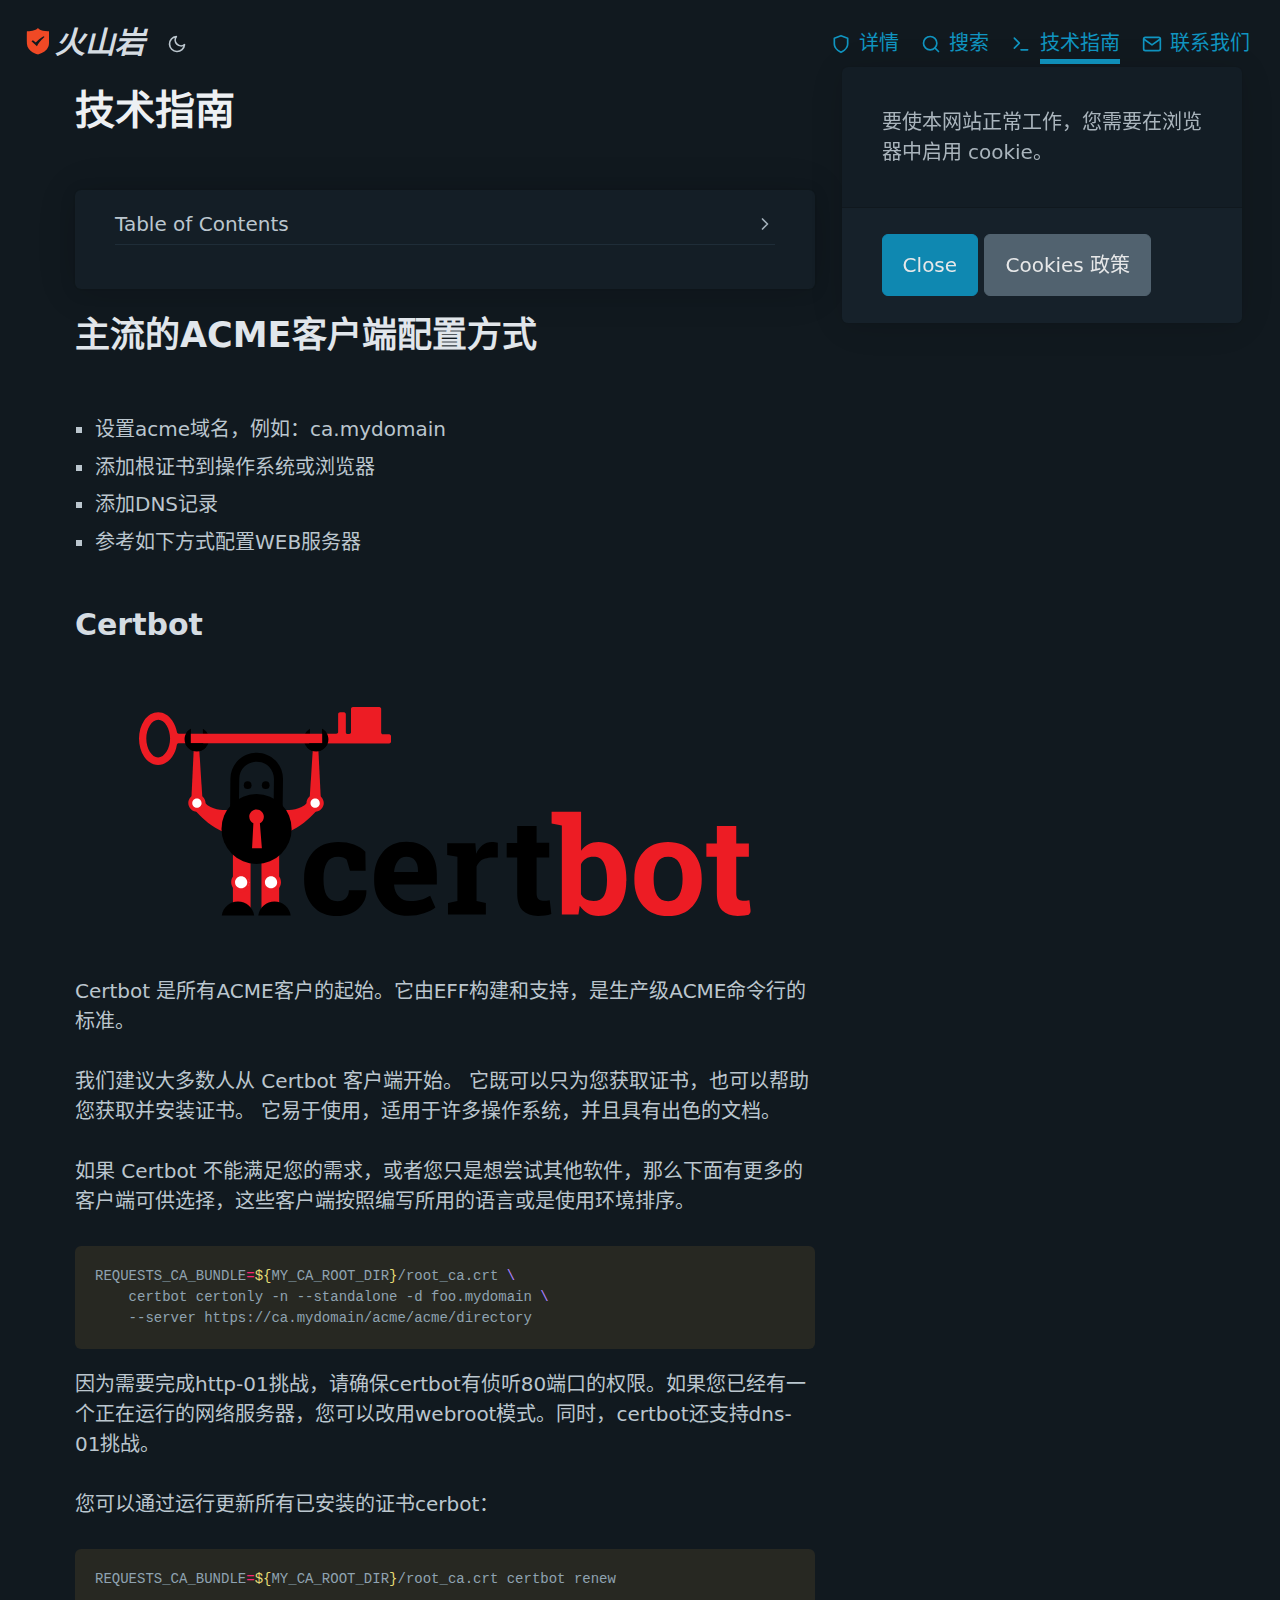
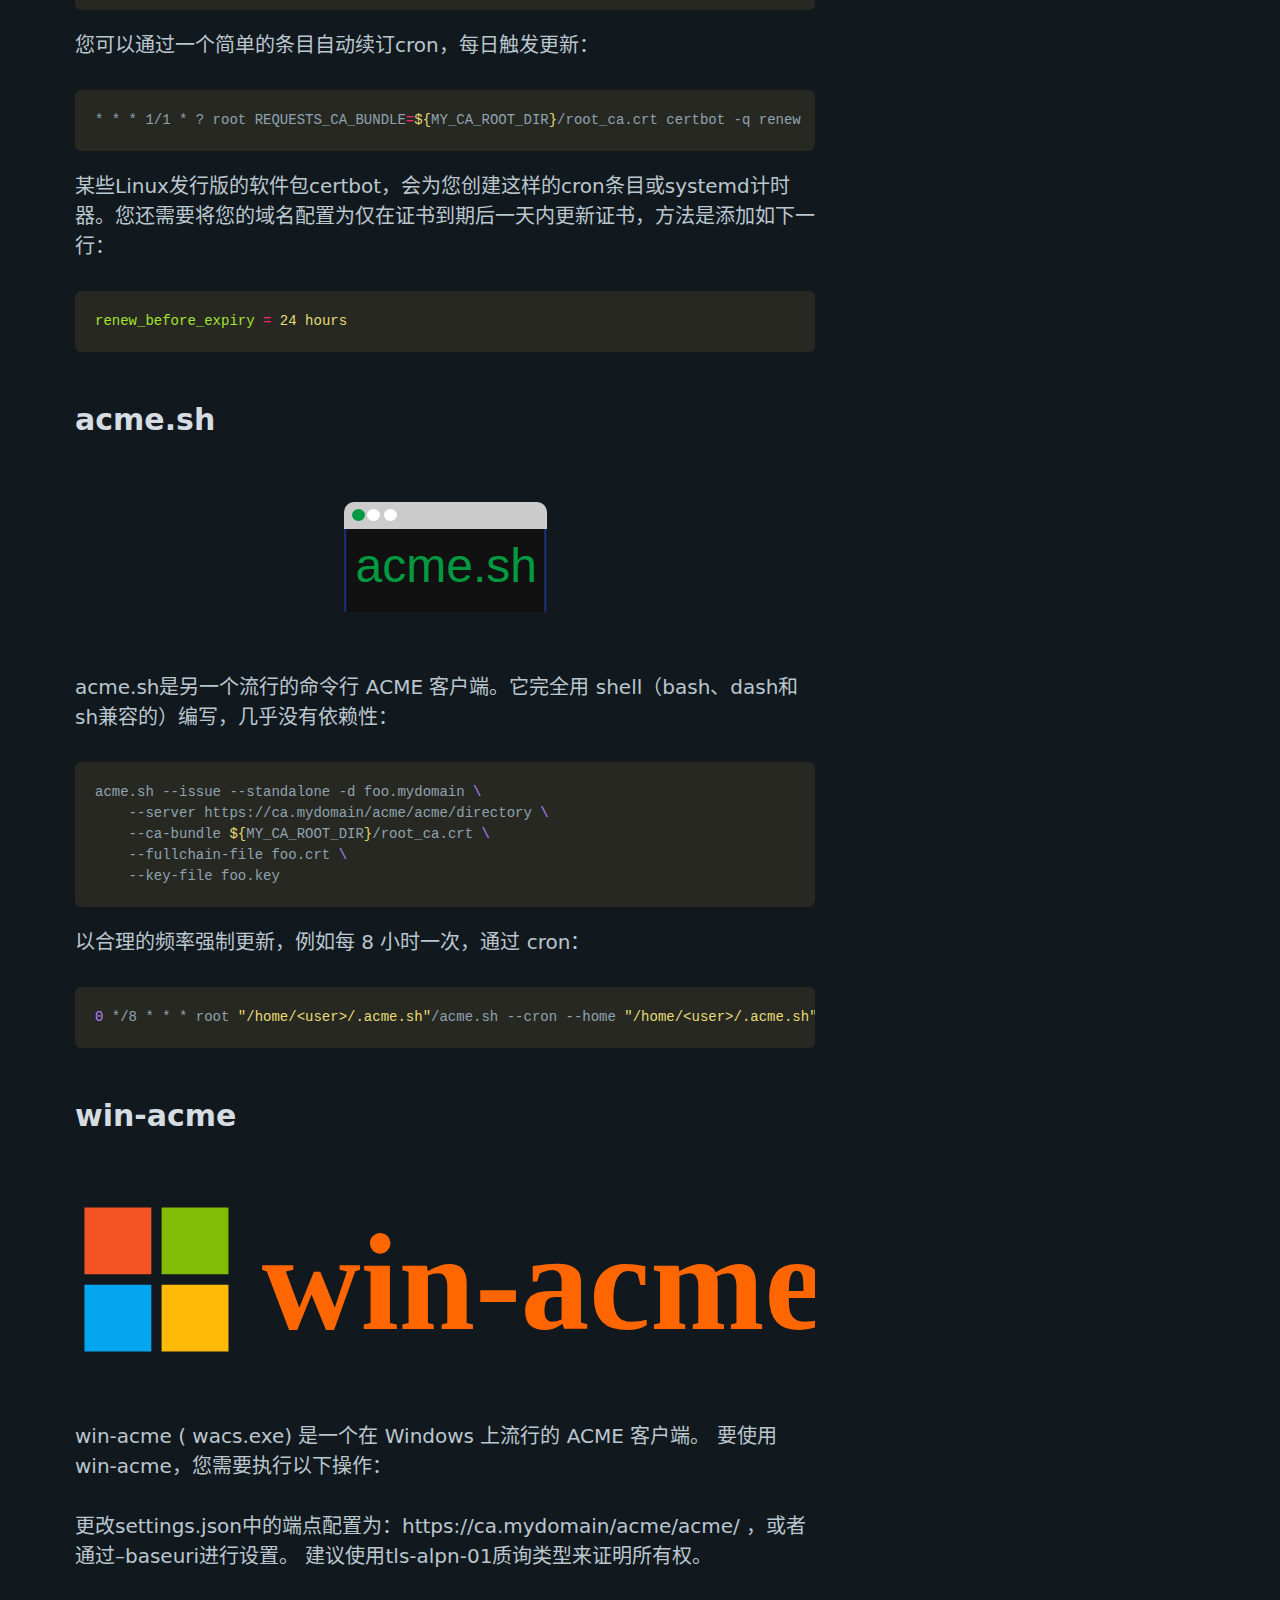
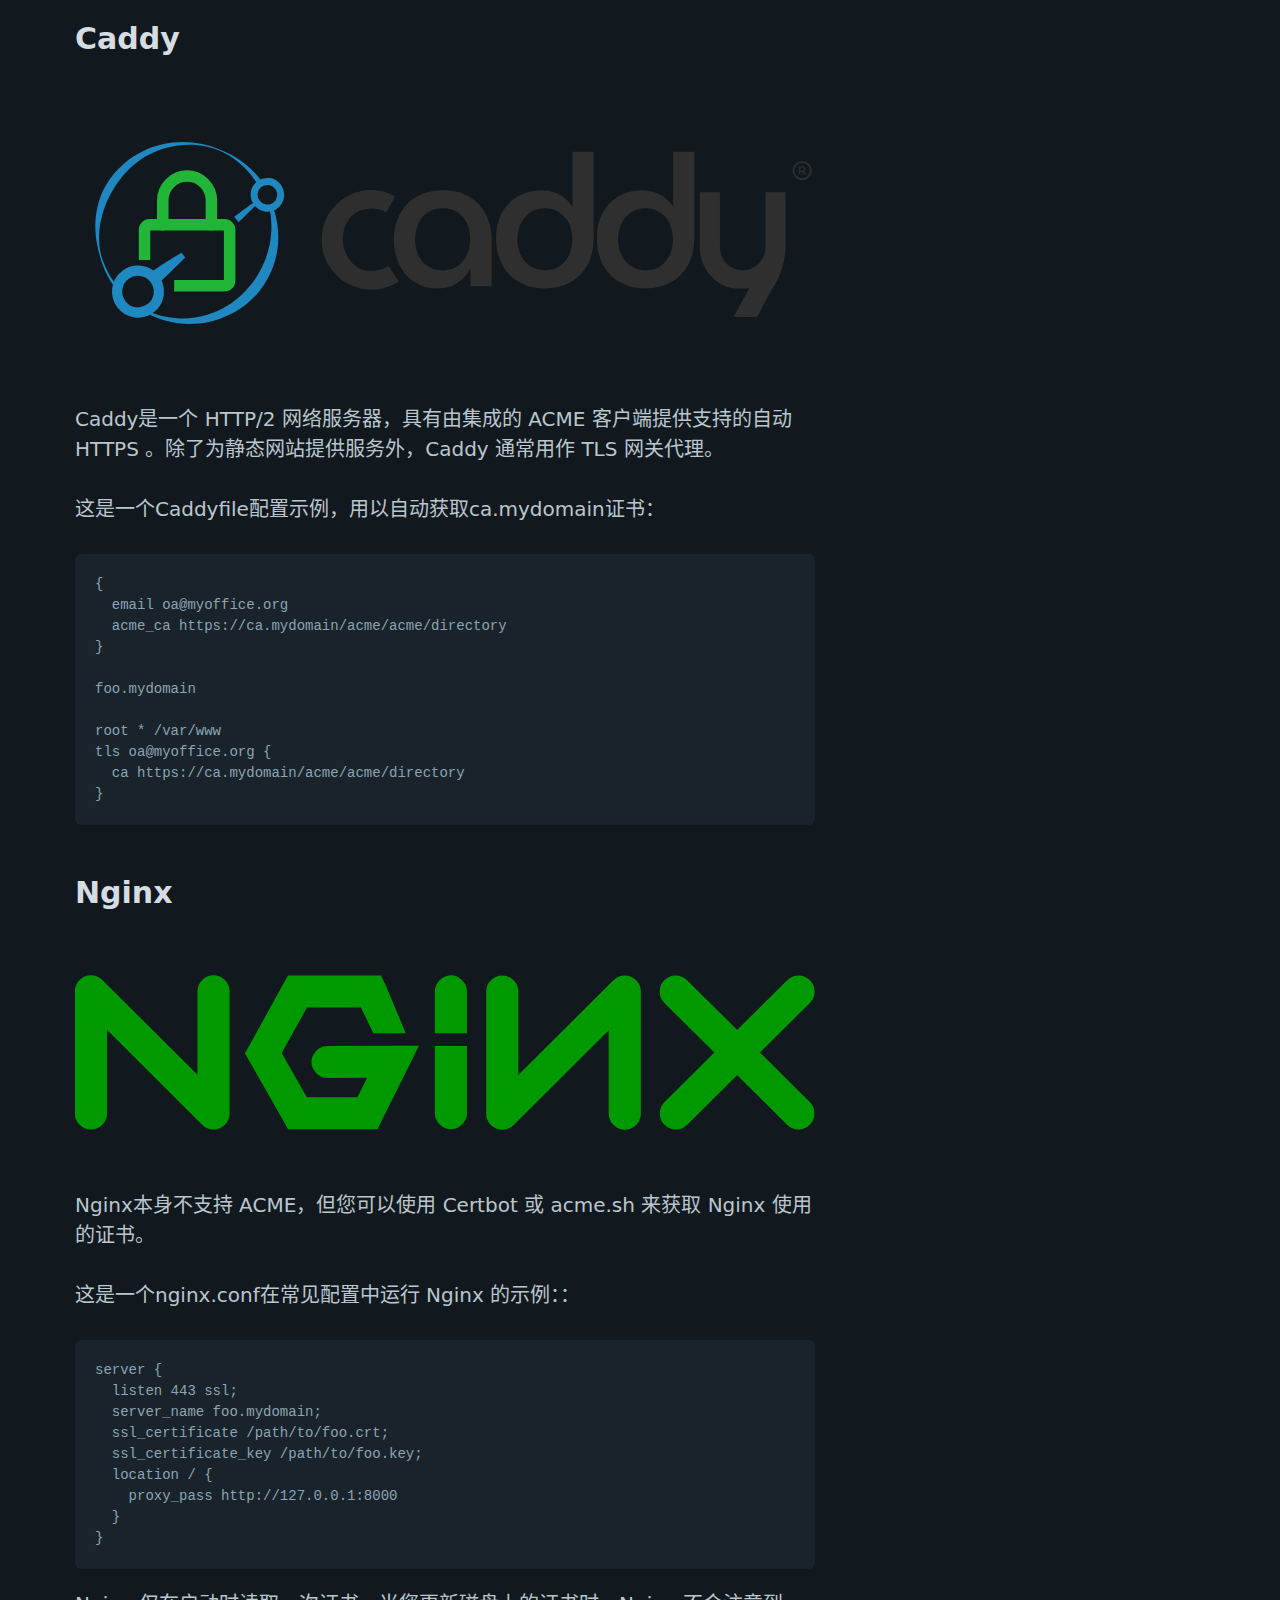
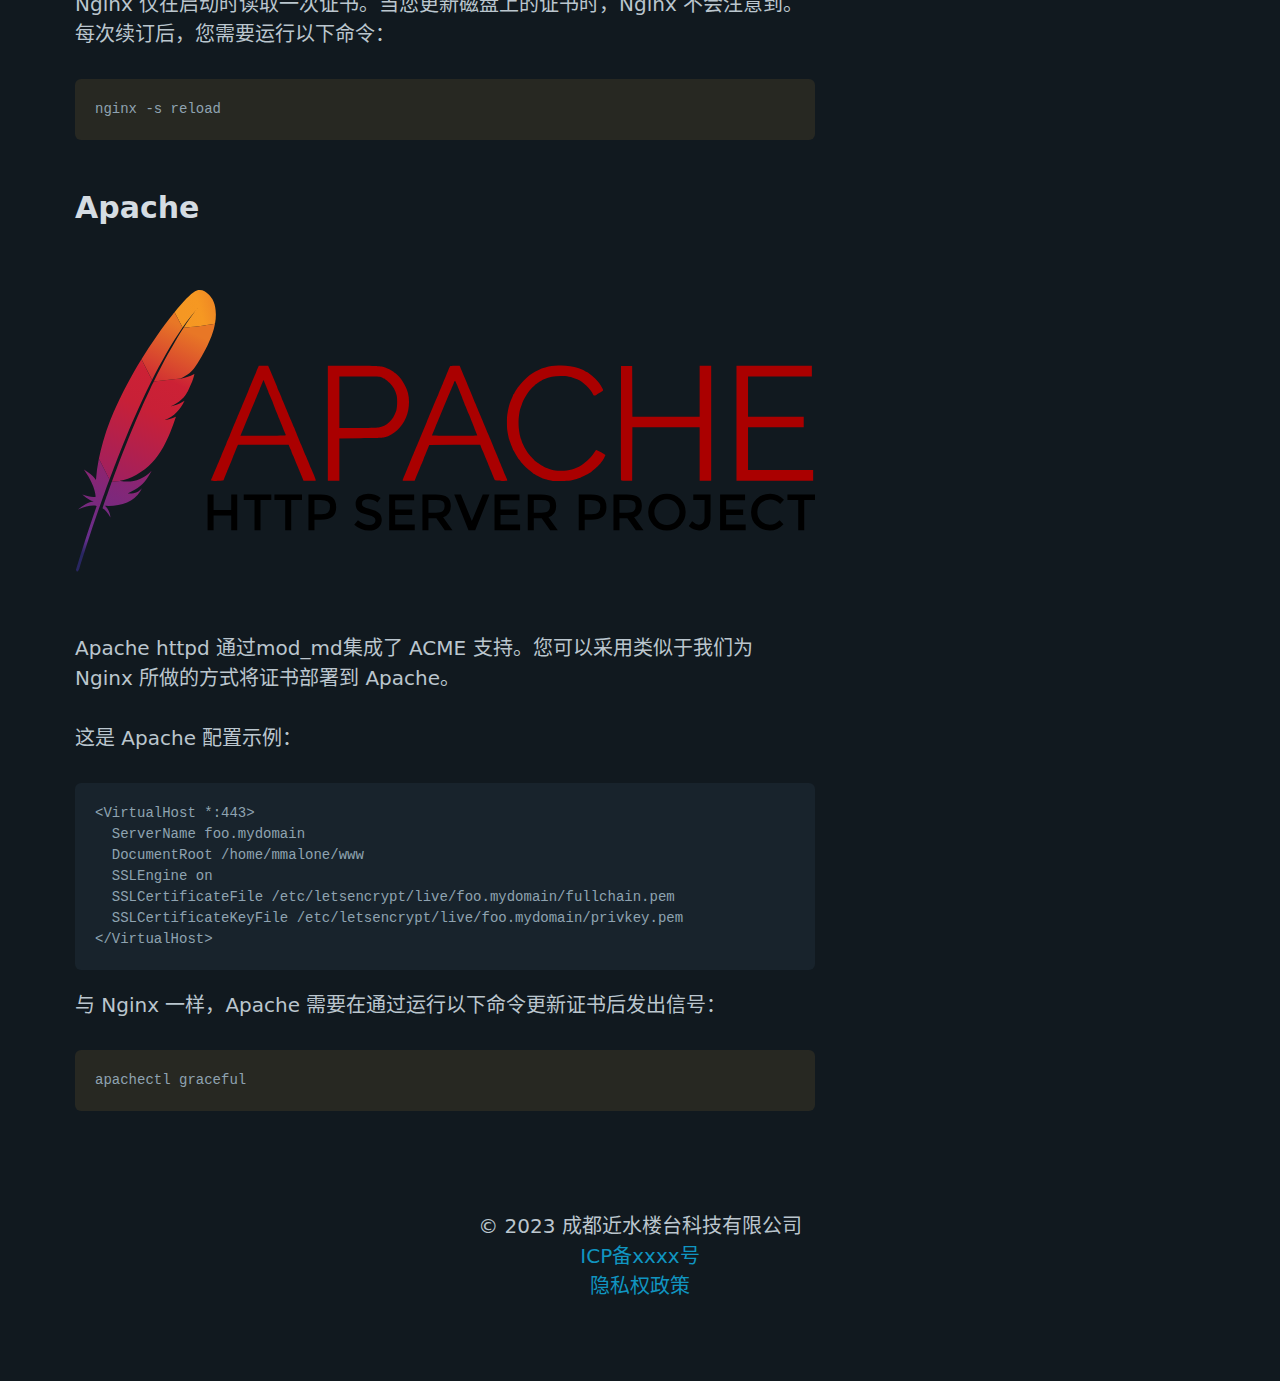
<file: guide/index.html>
<!doctype html><html lang=zh-cn><head><meta charset=utf-8><title>技术指南 | 火山岩</title><meta http-equiv=x-ua-compatible content="IE=edge"><meta name=viewport content="width=device-width,initial-scale=1"><meta name=description content="guide"><meta name=author content><link rel=canonical href=https://tooltakes.github.io/guide/><link rel=stylesheet href=https://tooltakes.github.io/sass/main.min.css><link rel=stylesheet href=https://tooltakes.github.io/sass/nav.min.css><link rel=stylesheet href=https://tooltakes.github.io/fonts/font.css><link rel=stylesheet href=https://tooltakes.github.io/plugins/css/pico.min.css><link rel=stylesheet href=https://tooltakes.github.io/css/igneous.css><script defer crossorigin=anonymous src=/assets/js/highlight.min.b95bacdc39e37a332a9f883b1e78be4abc1fdca2bc1f2641f55e3cd3dabd4d61.js integrity="sha256-uVus3DnjejMqn4g7Hni+Srwf3KK8HyZB9V4809q9TWE=" onload=hljs.initHighlightingOnLoad()></script>
<link rel=icon href=https://tooltakes.github.io/uploads/zap.svg><link rel=icon type=image/png sizes=16x16 href=https://tooltakes.github.io/uploads/zap.svg><link rel=icon type=image/png sizes=32x32 href=https://tooltakes.github.io/uploads/zap.svg><link rel=apple-touch-icon href=https://tooltakes.github.io/uploads/zap.svg><link rel=mask-icon href=https://tooltakes.github.io/uploads/zap.svg><meta name=theme-color content="#2e2e33"><meta name=msapplication-TileColor content="#2e2e33"><meta name=generator content="Hugo 0.112.0-DEV"><meta name=twitter:card content="summary_large_image"><meta name=twitter:image content="https://tooltakes.github.io/uploads/og.svg"><meta name=twitter:title content="技术指南"><meta name=twitter:description content="guide"><meta property="og:title" content="技术指南"><meta property="og:description" content="guide"><meta property="og:type" content="article"><meta property="og:url" content="https://tooltakes.github.io/guide/"><meta property="og:image" content="https://tooltakes.github.io/uploads/og.svg"><meta property="article:section" content><meta name=twitter:card content="summary_large_image"><meta name=twitter:image content="https://tooltakes.github.io/uploads/og.svg"><meta name=twitter:title content="技术指南"><meta name=twitter:description content="guide"><script type=application/ld+json>{"@context":"https://schema.org","@type":"BreadcrumbList","itemListElement":[{"@type":"ListItem","position":1,"name":"技术指南","item":"https://tooltakes.github.io/guide/"}]}</script><script type=application/ld+json>{"@context":"https://schema.org","@type":"BlogPosting","headline":"技术指南","name":"技术指南","description":"guide","keywords":[],"articleBody":"主流的ACME客户端配置方式 设置acme域名，例如：ca.mydomain 添加根证书到操作系统或浏览器 添加DNS记录 参考如下方式配置WEB服务器 Certbot Certbot 是所有ACME客户的起始。它由EFF构建和支持，是生产级ACME命令行的标准。\n我们建议大多数人从 Certbot 客户端开始。 它既可以只为您获取证书，也可以帮助您获取并安装证书。 它易于使用，适用于许多操作系统，并且具有出色的文档。\n如果 Certbot 不能满足您的需求，或者您只是想尝试其他软件，那么下面有更多的客户端可供选择，这些客户端按照编写所用的语言或是使用环境排序。\nREQUESTS_CA_BUNDLE=${MY_CA_ROOT_DIR}/root_ca.crt \\ certbot certonly -n --standalone -d foo.mydomain \\ --server https://ca.mydomain/acme/acme/directory 因为需要完成http-01挑战，请确保certbot有侦听80端口的权限。如果您已经有一个正在运行的网络服务器，您可以改用webroot模式。同时，certbot还支持dns-01挑战。\n您可以通过运行更新所有已安装的证书cerbot：\nREQUESTS_CA_BUNDLE=${MY_CA_ROOT_DIR}/root_ca.crt certbot renew 您可以通过一个简单的条目自动续订cron，每日触发更新：\n* * * 1/1 * ? root REQUESTS_CA_BUNDLE=${MY_CA_ROOT_DIR}/root_ca.crt certbot -q renew 某些Linux发行版的软件包certbot，会为您创建这样的cron条目或systemd计时器。您还需要将您的域名配置为仅在证书到期后一天内更新证书，方法是添加如下一行：\nrenew_before_expiry = 24 hours acme.sh acme.sh是另一个流行的命令行 ACME 客户端。它完全用 shell（bash、dash和sh兼容的）编写，几乎没有依赖性：\nacme.sh --issue --standalone -d foo.mydomain \\ --server https://ca.mydomain/acme/acme/directory \\ --ca-bundle ${MY_CA_ROOT_DIR}/root_ca.crt \\ --fullchain-file foo.crt \\ --key-file foo.key 以合理的频率强制更新，例如每 8 小时一次，通过 cron：\n0 */8 * * * root \"/home//.acme.sh\"/acme.sh --cron --home \"/home//.acme.sh\" --force \u003e /dev/null win-acme win-acme ( wacs.exe) 是一个在 Windows 上流行的 ACME 客户端。 要使用win-acme，您需要执行以下操作：\n更改settings.json中的端点配置为：https://ca.mydomain/acme/acme/ ，或者通过–baseuri进行设置。 建议使用tls-alpn-01质询类型来证明所有权。\nCaddy Caddy是一个 HTTP/2 网络服务器，具有由集成的 ACME 客户端提供支持的自动 HTTPS 。除了为静态网站提供服务外，Caddy 通常用作 TLS 网关代理。\n这是一个Caddyfile配置示例，用以自动获取ca.mydomain证书：\n{ email oa@myoffice.org acme_ca https://ca.mydomain/acme/acme/directory } foo.mydomain root * /var/www tls oa@myoffice.org { ca https://ca.mydomain/acme/acme/directory } Nginx Nginx本身不支持 ACME，但您可以使用 Certbot 或 acme.sh 来获取 Nginx 使用的证书。\n这是一个nginx.conf在常见配置中运行 Nginx 的示例：：\nserver { listen 443 ssl; server_name foo.mydomain; ssl_certificate /path/to/foo.crt; ssl_certificate_key /path/to/foo.key; location / { proxy_pass http://127.0.0.1:8000 } } Nginx 仅在启动时读取一次证书。当您更新磁盘上的证书时，Nginx 不会注意到。每次续订后，您需要运行以下命令：\nnginx -s reload Apache Apache httpd 通过mod_md集成了 ACME 支持。您可以采用类似于我们为 Nginx 所做的方式将证书部署到 Apache。\n这是 Apache 配置示例：\nServerName foo.mydomain DocumentRoot /home/mmalone/www SSLEngine on SSLCertificateFile /etc/letsencrypt/live/foo.mydomain/fullchain.pem SSLCertificateKeyFile /etc/letsencrypt/live/foo.mydomain/privkey.pem 与 Nginx 一样，Apache 需要在通过运行以下命令更新证书后发出信号：\napachectl graceful ","wordCount":"196","inLanguage":"en","datePublished":"0001-01-01T00:00:00Z","dateModified":"0001-01-01T00:00:00Z","author":{"@type":"Person","name":"火山岩项目组"},"mainEntityOfPage":{"@type":"WebPage","@id":"https://tooltakes.github.io/guide/"},"publisher":{"@type":"Organization","name":"火山岩","logo":{"@type":"ImageObject","url":"https://tooltakes.github.io/uploads/zap.svg"}}}</script></head><body><nav class=desktop><ul><li><a class=logo href=https://tooltakes.github.io/ accesskey=h title="为您的网络安全保驾护航 (Alt + h)"><img id=lightMainIcon src=/uploads/zap.svg alt=为您的网络安全保驾护航 width=35 height=35></img>
<img id=darkMainIcon src=/uploads/zap.svg alt=为您的网络安全保驾护航 width=35 height=35></img><h3 style=margin-bottom:0><strong><em>火山岩</em></strong></h3></a></li><li class=toggle-container><input type=checkbox id=switch>
<label for=switch><i id=darkIcon data-feather=moon></i>
<i id=lightIcon data-feather=sun></i></label></li></ul><ul class=desktop-navigation><li><a href=/detail title=详情><i data-feather=shield></i>
<span>详情</span></a></li><li><a href=/search title=搜索><i data-feather=search></i>
<span>搜索</span></a></li><li><a href=/guide title=技术指南><i data-feather=terminal></i>
<span class=menu-active>技术指南</span></a></li><li><a href=/contact title=联系我们><i data-feather=mail></i>
<span>联系我们</span></a></li></ul><ul class=mobile-navigation><li><button id=menuOpen onclick=openMobile() aria-label="Menu closed">
<i data-feather=menu></i></button>
<button id=menuClose onclick=openMobile() aria-label="Menu opened">
<i data-feather=x></i></button></li></ul></nav><aside class=sidebar id=mobileNav style=display:none><nav><ul><li><a href=/detail title=详情><span><i data-feather=shield></i>
详情</span></a></li><li><a href=/search title=搜索><span><i data-feather=search></i>
搜索</span></a></li><li><a href=/guide title=技术指南><span class=menu-active><i data-feather=terminal></i>
技术指南</span></a></li><li><a href=/contact title=联系我们><span><i data-feather=mail></i>
联系我们</span></a></li></ul></nav></aside><main><div class=container><hgroup><h1>技术指南</h1><p></p></hgroup><div class="grid grid-main"><div><article class=toc><div><details><summary accesskey=c title="(Alt + C)"><span>Table of Contents</span></summary><div><ul><li><a href=#%e4%b8%bb%e6%b5%81%e7%9a%84acme%e5%ae%a2%e6%88%b7%e7%ab%af%e9%85%8d%e7%bd%ae%e6%96%b9%e5%bc%8f aria-label=主流的ACME客户端配置方式>主流的ACME客户端配置方式</a><ul><li><a href=#certbot aria-label=Certbot>Certbot</a></li><li><a href=#acmesh aria-label=acme.sh>acme.sh</a></li><li><a href=#win-acme aria-label=win-acme>win-acme</a></li><li><a href=#caddy aria-label=Caddy>Caddy</a></li><li><a href=#nginx aria-label=Nginx>Nginx</a></li><li><a href=#apache aria-label=Apache>Apache</a></li></ul></li></ul></div></details></div></article><div class=post><h2 id=主流的acme客户端配置方式>主流的ACME客户端配置方式<a class=anchor aria-hidden=true href=#主流的acme客户端配置方式>#</a></h2><ul><li>设置acme域名，例如：ca.mydomain</li><li>添加根证书到操作系统或浏览器</li><li>添加DNS记录</li><li>参考如下方式配置WEB服务器</li></ul><h3 id=certbot>Certbot<a class=anchor aria-hidden=true href=#certbot>#</a></h3><p><img src=/uploads/certbot.svg#center alt></p><p>Certbot 是所有ACME客户的起始。它由EFF构建和支持，是生产级ACME命令行的标准。</p><p>我们建议大多数人从 Certbot 客户端开始。 它既可以只为您获取证书，也可以帮助您获取并安装证书。 它易于使用，适用于许多操作系统，并且具有出色的文档。</p><p>如果 Certbot 不能满足您的需求，或者您只是想尝试其他软件，那么下面有更多的客户端可供选择，这些客户端按照编写所用的语言或是使用环境排序。</p><div class=highlight><pre tabindex=0 style=color:#f8f8f2;background-color:#272822;-moz-tab-size:4;-o-tab-size:4;tab-size:4><code class=language-bash data-lang=bash><span style=display:flex><span>REQUESTS_CA_BUNDLE<span style=color:#f92672>=</span><span style=color:#e6db74>${</span>MY_CA_ROOT_DIR<span style=color:#e6db74>}</span>/root_ca.crt <span style=color:#ae81ff>\
</span></span></span><span style=display:flex><span><span style=color:#ae81ff></span>    certbot certonly -n --standalone -d foo.mydomain <span style=color:#ae81ff>\
</span></span></span><span style=display:flex><span><span style=color:#ae81ff></span>    --server https://ca.mydomain/acme/acme/directory
</span></span></code></pre></div><p>因为需要完成http-01挑战，请确保certbot有侦听80端口的权限。如果您已经有一个正在运行的网络服务器，您可以改用webroot模式。同时，certbot还支持dns-01挑战。</p><p>您可以通过运行更新所有已安装的证书cerbot：</p><div class=highlight><pre tabindex=0 style=color:#f8f8f2;background-color:#272822;-moz-tab-size:4;-o-tab-size:4;tab-size:4><code class=language-bash data-lang=bash><span style=display:flex><span>REQUESTS_CA_BUNDLE<span style=color:#f92672>=</span><span style=color:#e6db74>${</span>MY_CA_ROOT_DIR<span style=color:#e6db74>}</span>/root_ca.crt certbot renew
</span></span></code></pre></div><p>您可以通过一个简单的条目自动续订cron，每日触发更新：</p><div class=highlight><pre tabindex=0 style=color:#f8f8f2;background-color:#272822;-moz-tab-size:4;-o-tab-size:4;tab-size:4><code class=language-bash data-lang=bash><span style=display:flex><span>* * * 1/1 * ? root REQUESTS_CA_BUNDLE<span style=color:#f92672>=</span><span style=color:#e6db74>${</span>MY_CA_ROOT_DIR<span style=color:#e6db74>}</span>/root_ca.crt certbot -q renew
</span></span></code></pre></div><p>某些Linux发行版的软件包certbot，会为您创建这样的cron条目或systemd计时器。您还需要将您的域名配置为仅在证书到期后一天内更新证书，方法是添加如下一行：</p><div class=highlight><pre tabindex=0 style=color:#f8f8f2;background-color:#272822;-moz-tab-size:4;-o-tab-size:4;tab-size:4><code class=language-ini data-lang=ini><span style=display:flex><span><span style=color:#a6e22e>renew_before_expiry</span> <span style=color:#f92672>=</span> <span style=color:#e6db74>24 hours</span>
</span></span></code></pre></div><h3 id=acmesh>acme.sh<a class=anchor aria-hidden=true href=#acmesh>#</a></h3><p><img src=/uploads/acme.sh.svg#center alt></p><p>acme.sh是另一个流行的命令行 ACME 客户端。它完全用 shell（bash、dash和sh兼容的）编写，几乎没有依赖性：</p><div class=highlight><pre tabindex=0 style=color:#f8f8f2;background-color:#272822;-moz-tab-size:4;-o-tab-size:4;tab-size:4><code class=language-bash data-lang=bash><span style=display:flex><span>acme.sh --issue --standalone -d foo.mydomain <span style=color:#ae81ff>\
</span></span></span><span style=display:flex><span><span style=color:#ae81ff></span>    --server https://ca.mydomain/acme/acme/directory <span style=color:#ae81ff>\
</span></span></span><span style=display:flex><span><span style=color:#ae81ff></span>    --ca-bundle <span style=color:#e6db74>${</span>MY_CA_ROOT_DIR<span style=color:#e6db74>}</span>/root_ca.crt <span style=color:#ae81ff>\
</span></span></span><span style=display:flex><span><span style=color:#ae81ff></span>    --fullchain-file foo.crt <span style=color:#ae81ff>\
</span></span></span><span style=display:flex><span><span style=color:#ae81ff></span>    --key-file foo.key
</span></span></code></pre></div><p>以合理的频率强制更新，例如每 8 小时一次，通过 cron：</p><div class=highlight><pre tabindex=0 style=color:#f8f8f2;background-color:#272822;-moz-tab-size:4;-o-tab-size:4;tab-size:4><code class=language-bash data-lang=bash><span style=display:flex><span><span style=color:#ae81ff>0</span> */8 * * * root <span style=color:#e6db74>&#34;/home/&lt;user&gt;/.acme.sh&#34;</span>/acme.sh --cron --home <span style=color:#e6db74>&#34;/home/&lt;user&gt;/.acme.sh&#34;</span> --force &gt; /dev/null
</span></span></code></pre></div><h3 id=win-acme>win-acme<a class=anchor aria-hidden=true href=#win-acme>#</a></h3><p><img src=/uploads/win-acme.svg#center alt></p><p>win-acme ( wacs.exe) 是一个在 Windows 上流行的 ACME 客户端。
要使用win-acme，您需要执行以下操作：</p><p>更改settings.json中的端点配置为：https://ca.mydomain/acme/acme/ ，或者通过&ndash;baseuri进行设置。
建议使用tls-alpn-01质询类型来证明所有权。</p><h3 id=caddy>Caddy<a class=anchor aria-hidden=true href=#caddy>#</a></h3><p><img src=/uploads/caddy.svg#center alt></p><p>Caddy是一个 HTTP/2 网络服务器，具有由集成的 ACME 客户端提供支持的自动 HTTPS 。除了为静态网站提供服务外，Caddy 通常用作 TLS 网关代理。</p><p>这是一个Caddyfile配置示例，用以自动获取ca.mydomain证书：</p><pre tabindex=0><code class=language-conf data-lang=conf>{
  email oa@myoffice.org
  acme_ca https://ca.mydomain/acme/acme/directory
}

foo.mydomain

root * /var/www
tls oa@myoffice.org {
  ca https://ca.mydomain/acme/acme/directory
}
</code></pre><h3 id=nginx>Nginx<a class=anchor aria-hidden=true href=#nginx>#</a></h3><p><img src=/uploads/nginx.svg#center alt></p><p>Nginx本身不支持 ACME，但您可以使用 Certbot 或 acme.sh 来获取 Nginx 使用的证书。</p><p>这是一个nginx.conf在常见配置中运行 Nginx 的示例：：</p><pre tabindex=0><code class=language-conf data-lang=conf>server {
  listen 443 ssl;
  server_name foo.mydomain;
  ssl_certificate /path/to/foo.crt;
  ssl_certificate_key /path/to/foo.key;
  location / {
    proxy_pass http://127.0.0.1:8000
  }
}
</code></pre><p>Nginx 仅在启动时读取一次证书。当您更新磁盘上的证书时，Nginx 不会注意到。每次续订后，您需要运行以下命令：</p><div class=highlight><pre tabindex=0 style=color:#f8f8f2;background-color:#272822;-moz-tab-size:4;-o-tab-size:4;tab-size:4><code class=language-bash data-lang=bash><span style=display:flex><span>nginx -s reload
</span></span></code></pre></div><h3 id=apache>Apache<a class=anchor aria-hidden=true href=#apache>#</a></h3><p><img src=/uploads/httpd.svg#center alt></p><p>Apache httpd 通过mod_md集成了 ACME 支持。您可以采用类似于我们为 Nginx 所做的方式将证书部署到 Apache。</p><p>这是 Apache 配置示例：</p><pre tabindex=0><code>&lt;VirtualHost *:443&gt;
  ServerName foo.mydomain
  DocumentRoot /home/mmalone/www
  SSLEngine on
  SSLCertificateFile /etc/letsencrypt/live/foo.mydomain/fullchain.pem
  SSLCertificateKeyFile /etc/letsencrypt/live/foo.mydomain/privkey.pem
&lt;/VirtualHost&gt;
</code></pre><p>与 Nginx 一样，Apache 需要在通过运行以下命令更新证书后发出信号：</p><div class=highlight><pre tabindex=0 style=color:#f8f8f2;background-color:#272822;-moz-tab-size:4;-o-tab-size:4;tab-size:4><code class=language-bash data-lang=bash><span style=display:flex><span>apachectl graceful
</span></span></code></pre></div></div></div></div></div></main><footer class=text-center><span>&copy; 2023 成都近水楼台科技有限公司<br><a href=https://beian.miit.gov.cn/ target=_blank rel=noopener>ICP备xxxx号</a><br><a href=/legal/privacy>隐私权政策</a></span></footer><article class=hidden id=cookie-banner><div><span>要使本网站正常工作，您需要在浏览器中启用 cookie。</span></div><footer><a role=button id=consent-cookies>Close</a>
<a role=button class=secondary href=/legal/privacy/#Cookies>Cookies 政策</a></footer></article><script async src=https://tooltakes.github.io/js/cookie.min.js layout=container></script>
<script>let menu=document.getElementById("menu");menu&&(menu.scrollLeft=localStorage.getItem("menu-scroll-position"),menu.onscroll=function(){localStorage.setItem("menu-scroll-position",menu.scrollLeft)}),document.querySelectorAll('a[href^="#"]').forEach(e=>{e.addEventListener("click",function(e){e.preventDefault();var t=this.getAttribute("href").substr(1);window.matchMedia("(prefers-reduced-motion: reduce)").matches?document.querySelector(`[id='${decodeURIComponent(t)}']`).scrollIntoView():document.querySelector(`[id='${decodeURIComponent(t)}']`).scrollIntoView({behavior:"smooth"}),t==="top"?history.replaceState(null,null," "):history.pushState(null,null,`#${t}`)})})</script><script src=https://tooltakes.github.io/plugins/js/feather.min.js layout=container></script>
<script src=https://tooltakes.github.io/js/script.min.js layout=container></script></body></html>
</file>
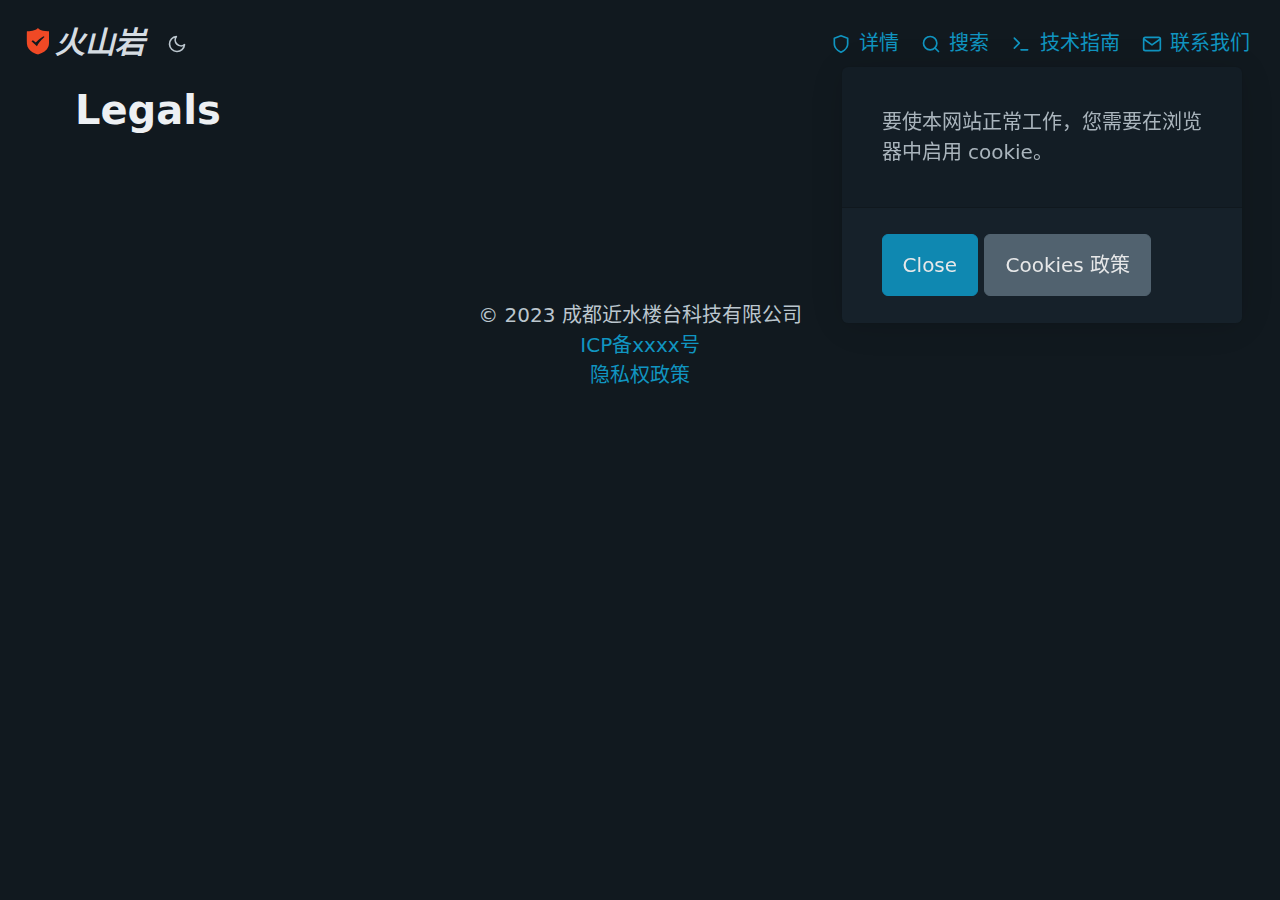
<file: legal/index.html>
<!doctype html><html lang=zh-cn><head><meta charset=utf-8><title>Legals | 火山岩</title><meta http-equiv=x-ua-compatible content="IE=edge"><meta name=viewport content="width=device-width,initial-scale=1"><meta name=description content="Legals - 火山岩"><meta name=author content><link rel=canonical href=https://tooltakes.github.io/legal/><link rel=stylesheet href=https://tooltakes.github.io/sass/main.min.css><link rel=stylesheet href=https://tooltakes.github.io/sass/nav.min.css><link rel=stylesheet href=https://tooltakes.github.io/fonts/font.css><link rel=stylesheet href=https://tooltakes.github.io/plugins/css/pico.min.css><link rel=stylesheet href=https://tooltakes.github.io/css/igneous.css><link rel=icon href=https://tooltakes.github.io/uploads/zap.svg><link rel=icon type=image/png sizes=16x16 href=https://tooltakes.github.io/uploads/zap.svg><link rel=icon type=image/png sizes=32x32 href=https://tooltakes.github.io/uploads/zap.svg><link rel=apple-touch-icon href=https://tooltakes.github.io/uploads/zap.svg><link rel=mask-icon href=https://tooltakes.github.io/uploads/zap.svg><meta name=theme-color content="#2e2e33"><meta name=msapplication-TileColor content="#2e2e33"><meta name=generator content="Hugo 0.112.0-DEV"><link rel=alternate type=application/rss+xml href=https://tooltakes.github.io/legal/index.xml><meta name=twitter:card content="summary_large_image"><meta name=twitter:image content="https://tooltakes.github.io/uploads/og.svg"><meta name=twitter:title content="Legals"><meta name=twitter:description content="火山岩-为您的网络安全保驾护航"><meta property="og:title" content="Legals"><meta property="og:description" content="火山岩-为您的网络安全保驾护航"><meta property="og:type" content="website"><meta property="og:url" content="https://tooltakes.github.io/legal/"><meta property="og:image" content="https://tooltakes.github.io/uploads/og.svg"><meta name=twitter:card content="summary_large_image"><meta name=twitter:image content="https://tooltakes.github.io/uploads/og.svg"><meta name=twitter:title content="Legals"><meta name=twitter:description content="火山岩-为您的网络安全保驾护航"><script type=application/ld+json>{"@context":"https://schema.org","@type":"BreadcrumbList","itemListElement":[{"@type":"ListItem","position":1,"name":"Legals","item":"https://tooltakes.github.io/legal/"}]}</script></head><body><nav class=desktop><ul><li><a class=logo href=https://tooltakes.github.io/ accesskey=h title="为您的网络安全保驾护航 (Alt + h)"><img id=lightMainIcon src=/uploads/zap.svg alt=为您的网络安全保驾护航 width=35 height=35></img>
<img id=darkMainIcon src=/uploads/zap.svg alt=为您的网络安全保驾护航 width=35 height=35></img><h3 style=margin-bottom:0><strong><em>火山岩</em></strong></h3></a></li><li class=toggle-container><input type=checkbox id=switch>
<label for=switch><i id=darkIcon data-feather=moon></i>
<i id=lightIcon data-feather=sun></i></label></li></ul><ul class=desktop-navigation><li><a href=/detail title=详情><i data-feather=shield></i>
<span>详情</span></a></li><li><a href=/search title=搜索><i data-feather=search></i>
<span>搜索</span></a></li><li><a href=/guide title=技术指南><i data-feather=terminal></i>
<span>技术指南</span></a></li><li><a href=/contact title=联系我们><i data-feather=mail></i>
<span>联系我们</span></a></li></ul><ul class=mobile-navigation><li><button id=menuOpen onclick=openMobile() aria-label="Menu closed">
<i data-feather=menu></i></button>
<button id=menuClose onclick=openMobile() aria-label="Menu opened">
<i data-feather=x></i></button></li></ul></nav><aside class=sidebar id=mobileNav style=display:none><nav><ul><li><a href=/detail title=详情><span><i data-feather=shield></i>
详情</span></a></li><li><a href=/search title=搜索><span><i data-feather=search></i>
搜索</span></a></li><li><a href=/guide title=技术指南><span><i data-feather=terminal></i>
技术指南</span></a></li><li><a href=/contact title=联系我们><span><i data-feather=mail></i>
联系我们</span></a></li></ul></nav></aside><main><section class=container><hgroup><h1>Legals</h1><p></p></hgroup><div></div></section></main><footer class=text-center><span>&copy; 2023 成都近水楼台科技有限公司<br><a href=https://beian.miit.gov.cn/ target=_blank rel=noopener>ICP备xxxx号</a><br><a href=/legal/privacy>隐私权政策</a></span></footer><article class=hidden id=cookie-banner><div><span>要使本网站正常工作，您需要在浏览器中启用 cookie。</span></div><footer><a role=button id=consent-cookies>Close</a>
<a role=button class=secondary href=/legal/privacy/#Cookies>Cookies 政策</a></footer></article><script async src=https://tooltakes.github.io/js/cookie.min.js layout=container></script>
<script>let menu=document.getElementById("menu");menu&&(menu.scrollLeft=localStorage.getItem("menu-scroll-position"),menu.onscroll=function(){localStorage.setItem("menu-scroll-position",menu.scrollLeft)}),document.querySelectorAll('a[href^="#"]').forEach(e=>{e.addEventListener("click",function(e){e.preventDefault();var t=this.getAttribute("href").substr(1);window.matchMedia("(prefers-reduced-motion: reduce)").matches?document.querySelector(`[id='${decodeURIComponent(t)}']`).scrollIntoView():document.querySelector(`[id='${decodeURIComponent(t)}']`).scrollIntoView({behavior:"smooth"}),t==="top"?history.replaceState(null,null," "):history.pushState(null,null,`#${t}`)})})</script><script src=https://tooltakes.github.io/plugins/js/feather.min.js layout=container></script>
<script src=https://tooltakes.github.io/js/script.min.js layout=container></script></body></html>
</file>
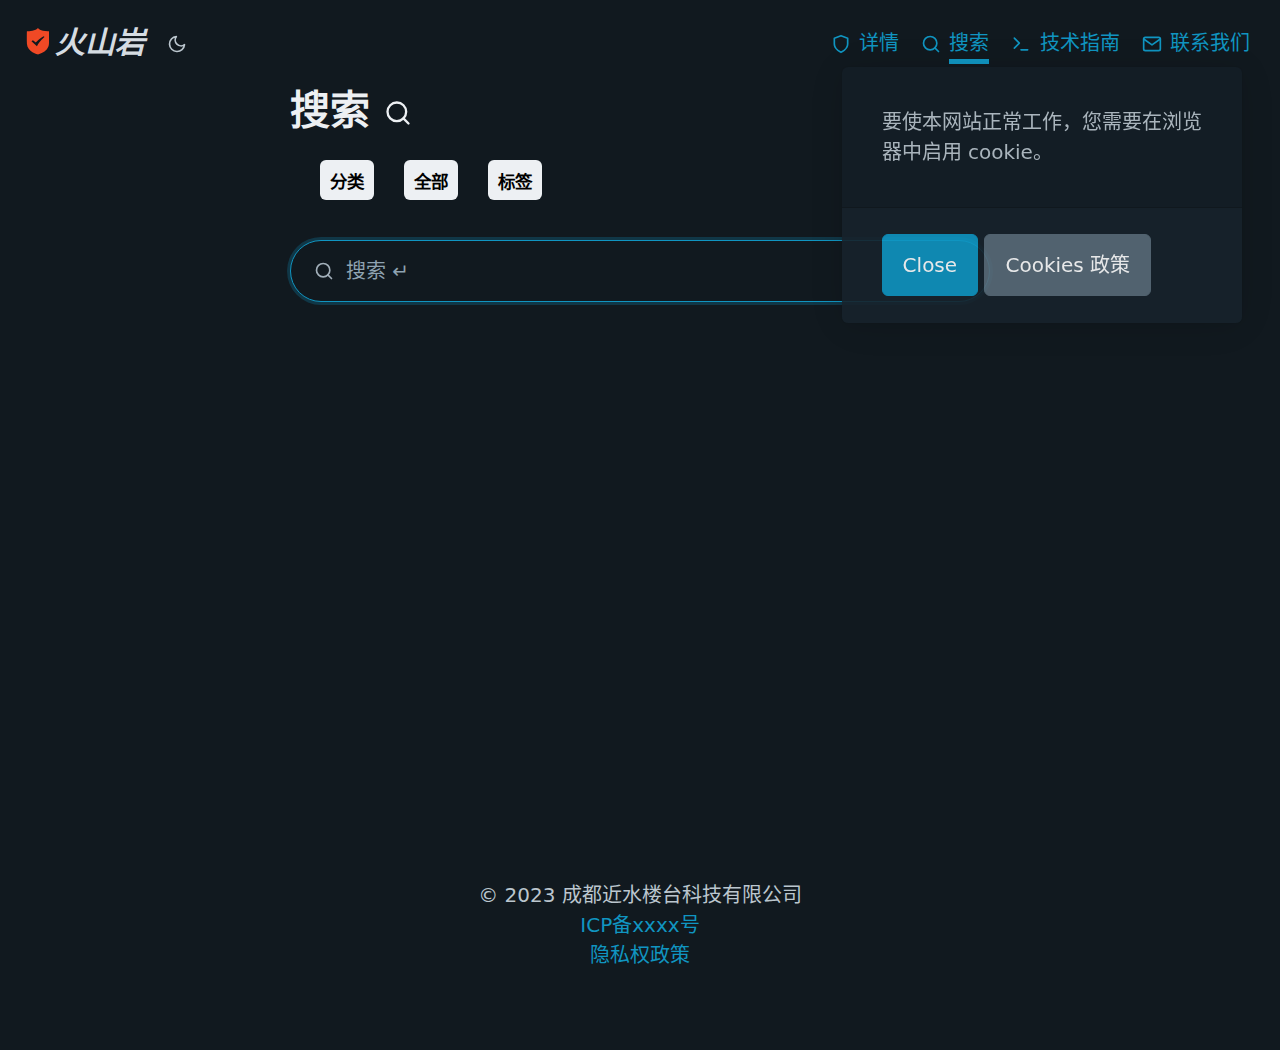
<file: search/index.html>
<!doctype html><html lang=zh-cn><head><meta charset=utf-8><title>搜索 | 火山岩</title><meta http-equiv=x-ua-compatible content="IE=edge"><meta name=viewport content="width=device-width,initial-scale=1"><meta name=description content="search"><meta name=author content><link rel=canonical href=https://tooltakes.github.io/search/><link rel=stylesheet href=https://tooltakes.github.io/sass/main.min.css><link rel=stylesheet href=https://tooltakes.github.io/sass/nav.min.css><link rel=stylesheet href=https://tooltakes.github.io/fonts/font.css><link rel=stylesheet href=https://tooltakes.github.io/plugins/css/pico.min.css><link rel=stylesheet href=https://tooltakes.github.io/css/igneous.css><link crossorigin=anonymous rel=preload as=fetch href=../index.json><script defer crossorigin=anonymous src=/assets/js/search.min.7dac252f7b69bc255c313d02d1e136930b214fc4c73e1e641e127dbe2972840d.js integrity="sha256-fawlL3tpvCVcMT0C0eE2kwshT8THPh5kHhJ9vilyhA0="></script>
<link rel=icon href=https://tooltakes.github.io/uploads/zap.svg><link rel=icon type=image/png sizes=16x16 href=https://tooltakes.github.io/uploads/zap.svg><link rel=icon type=image/png sizes=32x32 href=https://tooltakes.github.io/uploads/zap.svg><link rel=apple-touch-icon href=https://tooltakes.github.io/uploads/zap.svg><link rel=mask-icon href=https://tooltakes.github.io/uploads/zap.svg><meta name=theme-color content="#2e2e33"><meta name=msapplication-TileColor content="#2e2e33"><meta name=generator content="Hugo 0.112.0-DEV"><meta name=twitter:card content="summary_large_image"><meta name=twitter:image content="https://tooltakes.github.io/uploads/og.svg"><meta name=twitter:title content="搜索"><meta name=twitter:description content="search"><meta property="og:title" content="搜索"><meta property="og:description" content="search"><meta property="og:type" content="article"><meta property="og:url" content="https://tooltakes.github.io/search/"><meta property="og:image" content="https://tooltakes.github.io/uploads/og.svg"><meta property="article:section" content><meta name=twitter:card content="summary_large_image"><meta name=twitter:image content="https://tooltakes.github.io/uploads/og.svg"><meta name=twitter:title content="搜索"><meta name=twitter:description content="search"><script type=application/ld+json>{"@context":"https://schema.org","@type":"BreadcrumbList","itemListElement":[{"@type":"ListItem","position":1,"name":"搜索","item":"https://tooltakes.github.io/search/"}]}</script><script type=application/ld+json>{"@context":"https://schema.org","@type":"BlogPosting","headline":"搜索","name":"搜索","description":"search","keywords":[],"articleBody":"","wordCount":"0","inLanguage":"en","datePublished":"0001-01-01T00:00:00Z","dateModified":"0001-01-01T00:00:00Z","author":{"@type":"Person","name":"火山岩项目组"},"mainEntityOfPage":{"@type":"WebPage","@id":"https://tooltakes.github.io/search/"},"publisher":{"@type":"Organization","name":"火山岩","logo":{"@type":"ImageObject","url":"https://tooltakes.github.io/uploads/zap.svg"}}}</script></head><body><nav class=desktop><ul><li><a class=logo href=https://tooltakes.github.io/ accesskey=h title="为您的网络安全保驾护航 (Alt + h)"><img id=lightMainIcon src=/uploads/zap.svg alt=为您的网络安全保驾护航 width=35 height=35></img>
<img id=darkMainIcon src=/uploads/zap.svg alt=为您的网络安全保驾护航 width=35 height=35></img><h3 style=margin-bottom:0><strong><em>火山岩</em></strong></h3></a></li><li class=toggle-container><input type=checkbox id=switch>
<label for=switch><i id=darkIcon data-feather=moon></i>
<i id=lightIcon data-feather=sun></i></label></li></ul><ul class=desktop-navigation><li><a href=/detail title=详情><i data-feather=shield></i>
<span>详情</span></a></li><li><a href=/search title=搜索><i data-feather=search></i>
<span class=menu-active>搜索</span></a></li><li><a href=/guide title=技术指南><i data-feather=terminal></i>
<span>技术指南</span></a></li><li><a href=/contact title=联系我们><i data-feather=mail></i>
<span>联系我们</span></a></li></ul><ul class=mobile-navigation><li><button id=menuOpen onclick=openMobile() aria-label="Menu closed">
<i data-feather=menu></i></button>
<button id=menuClose onclick=openMobile() aria-label="Menu opened">
<i data-feather=x></i></button></li></ul></nav><aside class=sidebar id=mobileNav style=display:none><nav><ul><li><a href=/detail title=详情><span><i data-feather=shield></i>
详情</span></a></li><li><a href=/search title=搜索><span class=menu-active><i data-feather=search></i>
搜索</span></a></li><li><a href=/guide title=技术指南><span><i data-feather=terminal></i>
技术指南</span></a></li><li><a href=/contact title=联系我们><span><i data-feather=mail></i>
联系我们</span></a></li></ul></nav></aside><main><div class="container min-h-80"><div class=searchbox><hgroup><h1>搜索 <svg xmlns="http://www.w3.org/2000/svg" width="28" height="28" viewBox="0 0 24 24" fill="none" stroke="currentcolor" stroke-width="2" stroke-linecap="round" stroke-linejoin="round"><circle cx="11" cy="11" r="8"/><line x1="21" y1="21" x2="16.65" y2="16.65"/></svg></h1><ul style=display:flex;gap:10px;flex-wrap:wrap;list-style-type:none;margin-top:10px><a href=https://tooltakes.github.io/categories title=分类><kbd>分类</kbd></a>
<a href=https://tooltakes.github.io/archives title=全部><kbd>全部</kbd></a>
<a href=https://tooltakes.github.io/tags title=标签><kbd>标签</kbd></a></ul></hgroup><div id=searchbox><input id=searchInput autofocus placeholder="搜索 ↵" aria-label=search type=search autocomplete=off><div id=searchResults aria-label="search results"></div></div></div></div></main><footer class=text-center><span>&copy; 2023 成都近水楼台科技有限公司<br><a href=https://beian.miit.gov.cn/ target=_blank rel=noopener>ICP备xxxx号</a><br><a href=/legal/privacy>隐私权政策</a></span></footer><article class=hidden id=cookie-banner><div><span>要使本网站正常工作，您需要在浏览器中启用 cookie。</span></div><footer><a role=button id=consent-cookies>Close</a>
<a role=button class=secondary href=/legal/privacy/#Cookies>Cookies 政策</a></footer></article><script async src=https://tooltakes.github.io/js/cookie.min.js layout=container></script>
<script>let menu=document.getElementById("menu");menu&&(menu.scrollLeft=localStorage.getItem("menu-scroll-position"),menu.onscroll=function(){localStorage.setItem("menu-scroll-position",menu.scrollLeft)}),document.querySelectorAll('a[href^="#"]').forEach(e=>{e.addEventListener("click",function(e){e.preventDefault();var t=this.getAttribute("href").substr(1);window.matchMedia("(prefers-reduced-motion: reduce)").matches?document.querySelector(`[id='${decodeURIComponent(t)}']`).scrollIntoView():document.querySelector(`[id='${decodeURIComponent(t)}']`).scrollIntoView({behavior:"smooth"}),t==="top"?history.replaceState(null,null," "):history.pushState(null,null,`#${t}`)})})</script><script src=https://tooltakes.github.io/plugins/js/feather.min.js layout=container></script>
<script src=https://tooltakes.github.io/js/script.min.js layout=container></script></body></html>
</file>
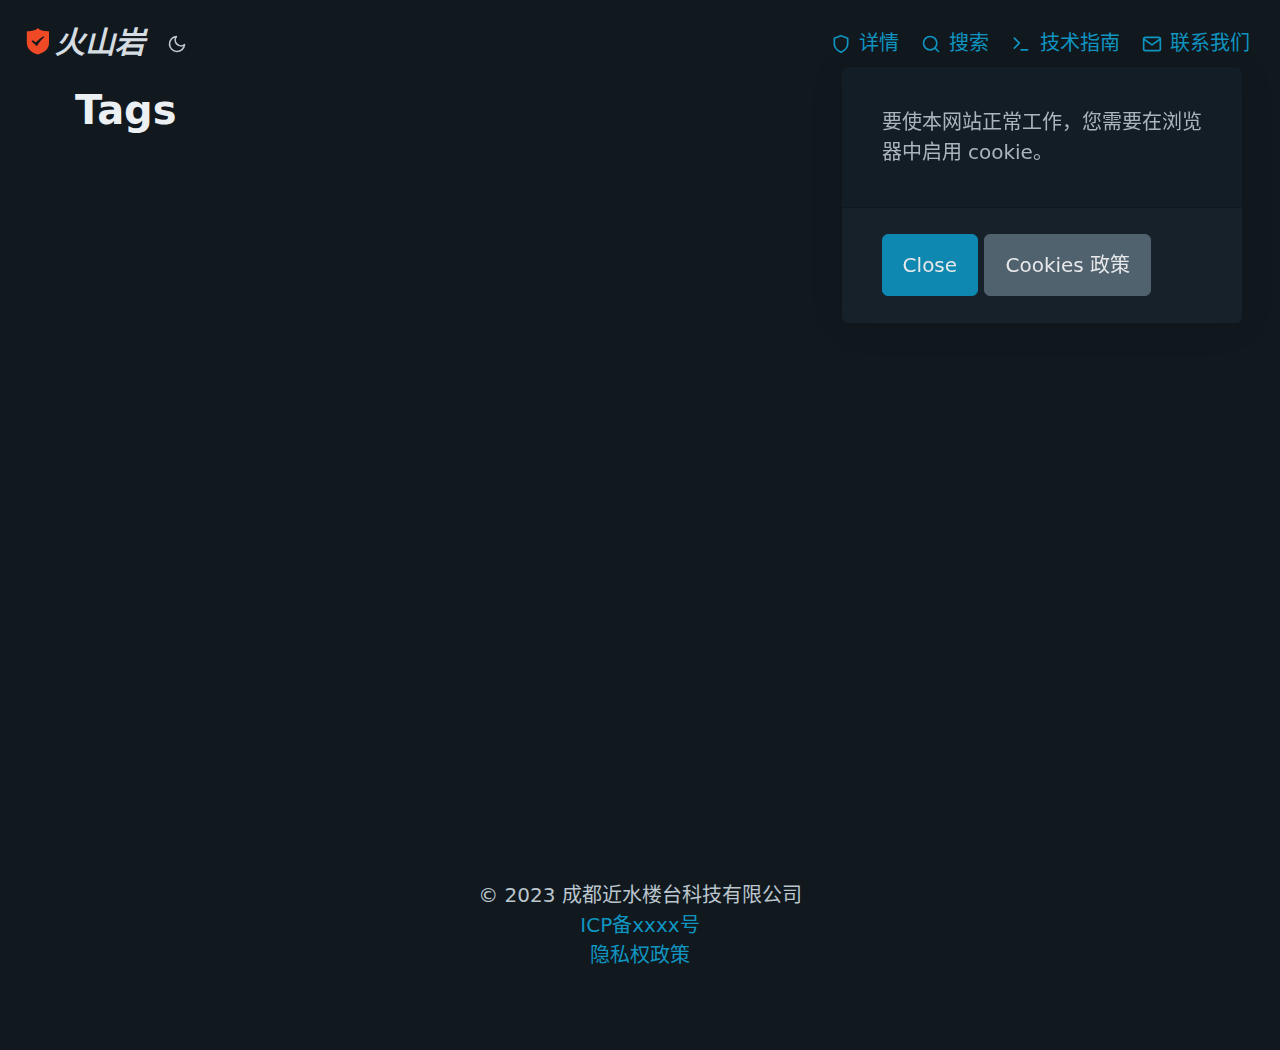
<file: tags/index.html>
<!doctype html><html lang=zh-cn><head><meta charset=utf-8><title>Tags | 火山岩</title><meta http-equiv=x-ua-compatible content="IE=edge"><meta name=viewport content="width=device-width,initial-scale=1"><meta name=description content="火山岩-为您的网络安全保驾护航"><meta name=author content><link rel=canonical href=https://tooltakes.github.io/tags/><link rel=stylesheet href=https://tooltakes.github.io/sass/main.min.css><link rel=stylesheet href=https://tooltakes.github.io/sass/nav.min.css><link rel=stylesheet href=https://tooltakes.github.io/fonts/font.css><link rel=stylesheet href=https://tooltakes.github.io/plugins/css/pico.min.css><link rel=stylesheet href=https://tooltakes.github.io/css/igneous.css><link rel=icon href=https://tooltakes.github.io/uploads/zap.svg><link rel=icon type=image/png sizes=16x16 href=https://tooltakes.github.io/uploads/zap.svg><link rel=icon type=image/png sizes=32x32 href=https://tooltakes.github.io/uploads/zap.svg><link rel=apple-touch-icon href=https://tooltakes.github.io/uploads/zap.svg><link rel=mask-icon href=https://tooltakes.github.io/uploads/zap.svg><meta name=theme-color content="#2e2e33"><meta name=msapplication-TileColor content="#2e2e33"><meta name=generator content="Hugo 0.112.0-DEV"><link rel=alternate type=application/rss+xml href=https://tooltakes.github.io/tags/index.xml><meta name=twitter:card content="summary_large_image"><meta name=twitter:image content="https://tooltakes.github.io/uploads/og.svg"><meta name=twitter:title content="Tags"><meta name=twitter:description content="火山岩-为您的网络安全保驾护航"><meta property="og:title" content="Tags"><meta property="og:description" content="火山岩-为您的网络安全保驾护航"><meta property="og:type" content="website"><meta property="og:url" content="https://tooltakes.github.io/tags/"><meta property="og:image" content="https://tooltakes.github.io/uploads/og.svg"><meta name=twitter:card content="summary_large_image"><meta name=twitter:image content="https://tooltakes.github.io/uploads/og.svg"><meta name=twitter:title content="Tags"><meta name=twitter:description content="火山岩-为您的网络安全保驾护航"></head><body><nav class=desktop><ul><li><a class=logo href=https://tooltakes.github.io/ accesskey=h title="为您的网络安全保驾护航 (Alt + h)"><img id=lightMainIcon src=/uploads/zap.svg alt=为您的网络安全保驾护航 width=35 height=35></img>
<img id=darkMainIcon src=/uploads/zap.svg alt=为您的网络安全保驾护航 width=35 height=35></img><h3 style=margin-bottom:0><strong><em>火山岩</em></strong></h3></a></li><li class=toggle-container><input type=checkbox id=switch>
<label for=switch><i id=darkIcon data-feather=moon></i>
<i id=lightIcon data-feather=sun></i></label></li></ul><ul class=desktop-navigation><li><a href=/detail title=详情><i data-feather=shield></i>
<span>详情</span></a></li><li><a href=/search title=搜索><i data-feather=search></i>
<span>搜索</span></a></li><li><a href=/guide title=技术指南><i data-feather=terminal></i>
<span>技术指南</span></a></li><li><a href=/contact title=联系我们><i data-feather=mail></i>
<span>联系我们</span></a></li></ul><ul class=mobile-navigation><li><button id=menuOpen onclick=openMobile() aria-label="Menu closed">
<i data-feather=menu></i></button>
<button id=menuClose onclick=openMobile() aria-label="Menu opened">
<i data-feather=x></i></button></li></ul></nav><aside class=sidebar id=mobileNav style=display:none><nav><ul><li><a href=/detail title=详情><span><i data-feather=shield></i>
详情</span></a></li><li><a href=/search title=搜索><span><i data-feather=search></i>
搜索</span></a></li><li><a href=/guide title=技术指南><span><i data-feather=terminal></i>
技术指南</span></a></li><li><a href=/contact title=联系我们><span><i data-feather=mail></i>
联系我们</span></a></li></ul></nav></aside><main><div class="container min-h-80"><h1>Tags</h1></div></main><footer class=text-center><span>&copy; 2023 成都近水楼台科技有限公司<br><a href=https://beian.miit.gov.cn/ target=_blank rel=noopener>ICP备xxxx号</a><br><a href=/legal/privacy>隐私权政策</a></span></footer><article class=hidden id=cookie-banner><div><span>要使本网站正常工作，您需要在浏览器中启用 cookie。</span></div><footer><a role=button id=consent-cookies>Close</a>
<a role=button class=secondary href=/legal/privacy/#Cookies>Cookies 政策</a></footer></article><script async src=https://tooltakes.github.io/js/cookie.min.js layout=container></script>
<script>let menu=document.getElementById("menu");menu&&(menu.scrollLeft=localStorage.getItem("menu-scroll-position"),menu.onscroll=function(){localStorage.setItem("menu-scroll-position",menu.scrollLeft)}),document.querySelectorAll('a[href^="#"]').forEach(e=>{e.addEventListener("click",function(e){e.preventDefault();var t=this.getAttribute("href").substr(1);window.matchMedia("(prefers-reduced-motion: reduce)").matches?document.querySelector(`[id='${decodeURIComponent(t)}']`).scrollIntoView():document.querySelector(`[id='${decodeURIComponent(t)}']`).scrollIntoView({behavior:"smooth"}),t==="top"?history.replaceState(null,null," "):history.pushState(null,null,`#${t}`)})})</script><script src=https://tooltakes.github.io/plugins/js/feather.min.js layout=container></script>
<script src=https://tooltakes.github.io/js/script.min.js layout=container></script></body></html>
</file>
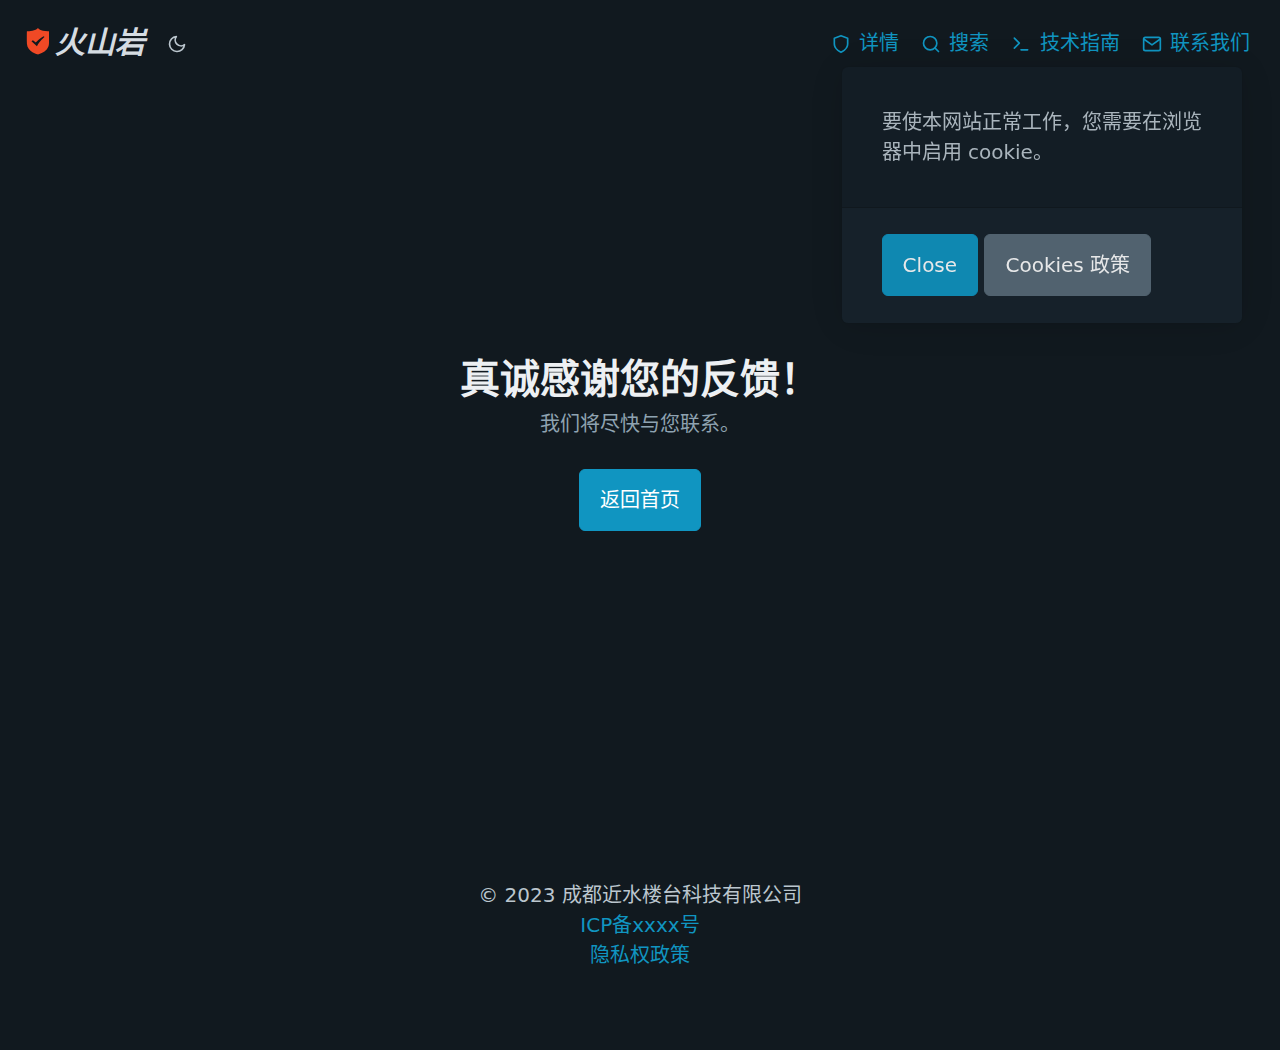
<file: thanks/index.html>
<!doctype html><html lang=zh-cn><head><meta charset=utf-8><title>留言成功 | 火山岩</title><meta http-equiv=x-ua-compatible content="IE=edge"><meta name=viewport content="width=device-width,initial-scale=1"><meta name=description content="感谢您的反馈！"><meta name=author content><link rel=canonical href=https://tooltakes.github.io/thanks/><link rel=stylesheet href=https://tooltakes.github.io/sass/main.min.css><link rel=stylesheet href=https://tooltakes.github.io/sass/nav.min.css><link rel=stylesheet href=https://tooltakes.github.io/fonts/font.css><link rel=stylesheet href=https://tooltakes.github.io/plugins/css/pico.min.css><link rel=stylesheet href=https://tooltakes.github.io/css/igneous.css><script defer crossorigin=anonymous src=/assets/js/highlight.min.b95bacdc39e37a332a9f883b1e78be4abc1fdca2bc1f2641f55e3cd3dabd4d61.js integrity="sha256-uVus3DnjejMqn4g7Hni+Srwf3KK8HyZB9V4809q9TWE=" onload=hljs.initHighlightingOnLoad()></script>
<link rel=icon href=https://tooltakes.github.io/uploads/zap.svg><link rel=icon type=image/png sizes=16x16 href=https://tooltakes.github.io/uploads/zap.svg><link rel=icon type=image/png sizes=32x32 href=https://tooltakes.github.io/uploads/zap.svg><link rel=apple-touch-icon href=https://tooltakes.github.io/uploads/zap.svg><link rel=mask-icon href=https://tooltakes.github.io/uploads/zap.svg><meta name=theme-color content="#2e2e33"><meta name=msapplication-TileColor content="#2e2e33"><meta name=generator content="Hugo 0.112.0-DEV"><meta name=twitter:card content="summary_large_image"><meta name=twitter:image content="https://tooltakes.github.io/uploads/og.svg"><meta name=twitter:title content="留言成功"><meta name=twitter:description content="感谢您的反馈！"><meta property="og:title" content="留言成功"><meta property="og:description" content="感谢您的反馈！"><meta property="og:type" content="article"><meta property="og:url" content="https://tooltakes.github.io/thanks/"><meta property="og:image" content="https://tooltakes.github.io/uploads/og.svg"><meta property="article:section" content><meta name=twitter:card content="summary_large_image"><meta name=twitter:image content="https://tooltakes.github.io/uploads/og.svg"><meta name=twitter:title content="留言成功"><meta name=twitter:description content="感谢您的反馈！"><script type=application/ld+json>{"@context":"https://schema.org","@type":"BreadcrumbList","itemListElement":[{"@type":"ListItem","position":1,"name":"留言成功","item":"https://tooltakes.github.io/thanks/"}]}</script><script type=application/ld+json>{"@context":"https://schema.org","@type":"BlogPosting","headline":"留言成功","name":"留言成功","description":"感谢您的反馈！","keywords":[],"articleBody":" 真诚感谢您的反馈！ 我们将尽快与您联系。 返回首页 ","wordCount":"3","inLanguage":"en","datePublished":"0001-01-01T00:00:00Z","dateModified":"0001-01-01T00:00:00Z","author":{"@type":"Person","name":"火山岩项目组"},"mainEntityOfPage":{"@type":"WebPage","@id":"https://tooltakes.github.io/thanks/"},"publisher":{"@type":"Organization","name":"火山岩","logo":{"@type":"ImageObject","url":"https://tooltakes.github.io/uploads/zap.svg"}}}</script></head><body><nav class=desktop><ul><li><a class=logo href=https://tooltakes.github.io/ accesskey=h title="为您的网络安全保驾护航 (Alt + h)"><img id=lightMainIcon src=/uploads/zap.svg alt=为您的网络安全保驾护航 width=35 height=35></img>
<img id=darkMainIcon src=/uploads/zap.svg alt=为您的网络安全保驾护航 width=35 height=35></img><h3 style=margin-bottom:0><strong><em>火山岩</em></strong></h3></a></li><li class=toggle-container><input type=checkbox id=switch>
<label for=switch><i id=darkIcon data-feather=moon></i>
<i id=lightIcon data-feather=sun></i></label></li></ul><ul class=desktop-navigation><li><a href=/detail title=详情><i data-feather=shield></i>
<span>详情</span></a></li><li><a href=/search title=搜索><i data-feather=search></i>
<span>搜索</span></a></li><li><a href=/guide title=技术指南><i data-feather=terminal></i>
<span>技术指南</span></a></li><li><a href=/contact title=联系我们><i data-feather=mail></i>
<span>联系我们</span></a></li></ul><ul class=mobile-navigation><li><button id=menuOpen onclick=openMobile() aria-label="Menu closed">
<i data-feather=menu></i></button>
<button id=menuClose onclick=openMobile() aria-label="Menu opened">
<i data-feather=x></i></button></li></ul></nav><aside class=sidebar id=mobileNav style=display:none><nav><ul><li><a href=/detail title=详情><span><i data-feather=shield></i>
详情</span></a></li><li><a href=/search title=搜索><span><i data-feather=search></i>
搜索</span></a></li><li><a href=/guide title=技术指南><span><i data-feather=terminal></i>
技术指南</span></a></li><li><a href=/contact title=联系我们><span><i data-feather=mail></i>
联系我们</span></a></li></ul></nav></aside><main><div class="container min-h-80 text-center" style=display:flex;justify-content:center;align-items:center><div><hgroup><h1>真诚感谢您的反馈！</h1><h2>我们将尽快与您联系。</h2></hgroup><a role=button href=/>返回首页</a></div></div></main><footer class=text-center><span>&copy; 2023 成都近水楼台科技有限公司<br><a href=https://beian.miit.gov.cn/ target=_blank rel=noopener>ICP备xxxx号</a><br><a href=/legal/privacy>隐私权政策</a></span></footer><article class=hidden id=cookie-banner><div><span>要使本网站正常工作，您需要在浏览器中启用 cookie。</span></div><footer><a role=button id=consent-cookies>Close</a>
<a role=button class=secondary href=/legal/privacy/#Cookies>Cookies 政策</a></footer></article><script async src=https://tooltakes.github.io/js/cookie.min.js layout=container></script>
<script>let menu=document.getElementById("menu");menu&&(menu.scrollLeft=localStorage.getItem("menu-scroll-position"),menu.onscroll=function(){localStorage.setItem("menu-scroll-position",menu.scrollLeft)}),document.querySelectorAll('a[href^="#"]').forEach(e=>{e.addEventListener("click",function(e){e.preventDefault();var t=this.getAttribute("href").substr(1);window.matchMedia("(prefers-reduced-motion: reduce)").matches?document.querySelector(`[id='${decodeURIComponent(t)}']`).scrollIntoView():document.querySelector(`[id='${decodeURIComponent(t)}']`).scrollIntoView({behavior:"smooth"}),t==="top"?history.replaceState(null,null," "):history.pushState(null,null,`#${t}`)})})</script><script src=https://tooltakes.github.io/plugins/js/feather.min.js layout=container></script>
<script src=https://tooltakes.github.io/js/script.min.js layout=container></script></body></html>
</file>
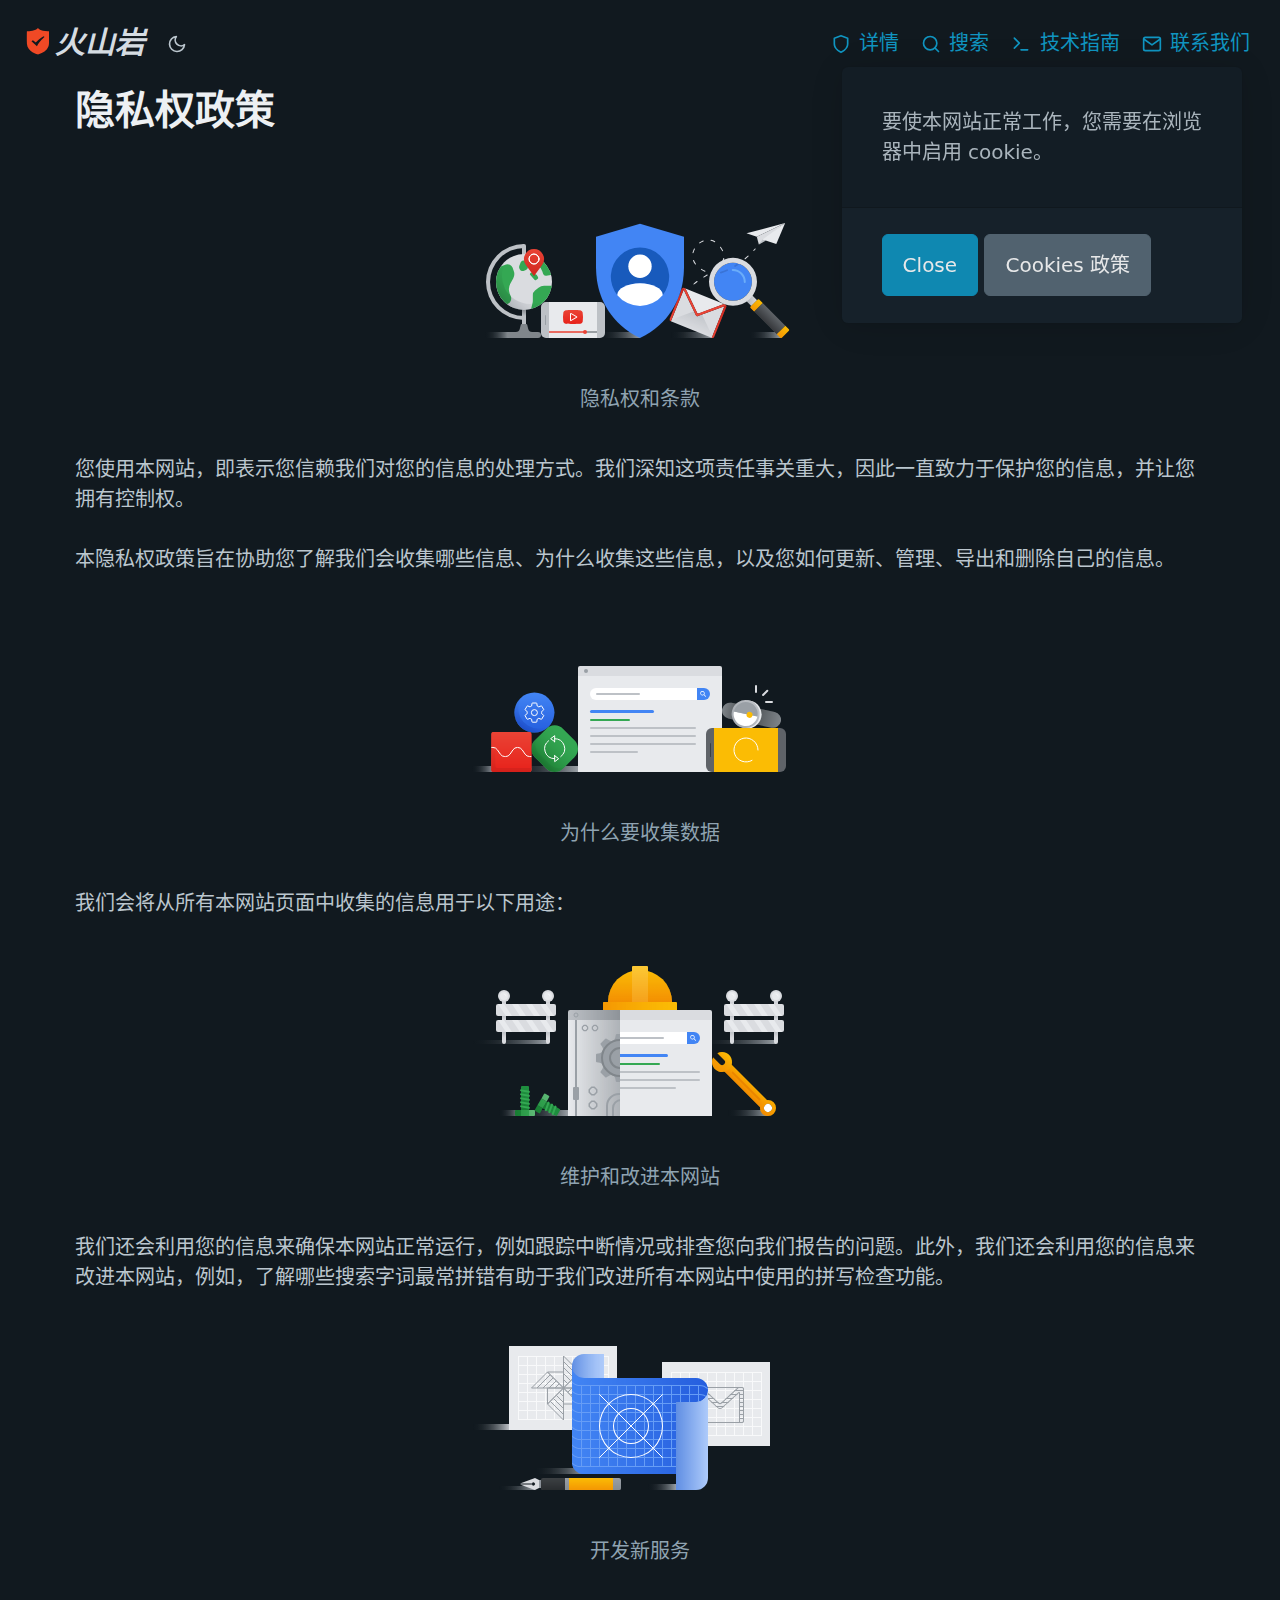
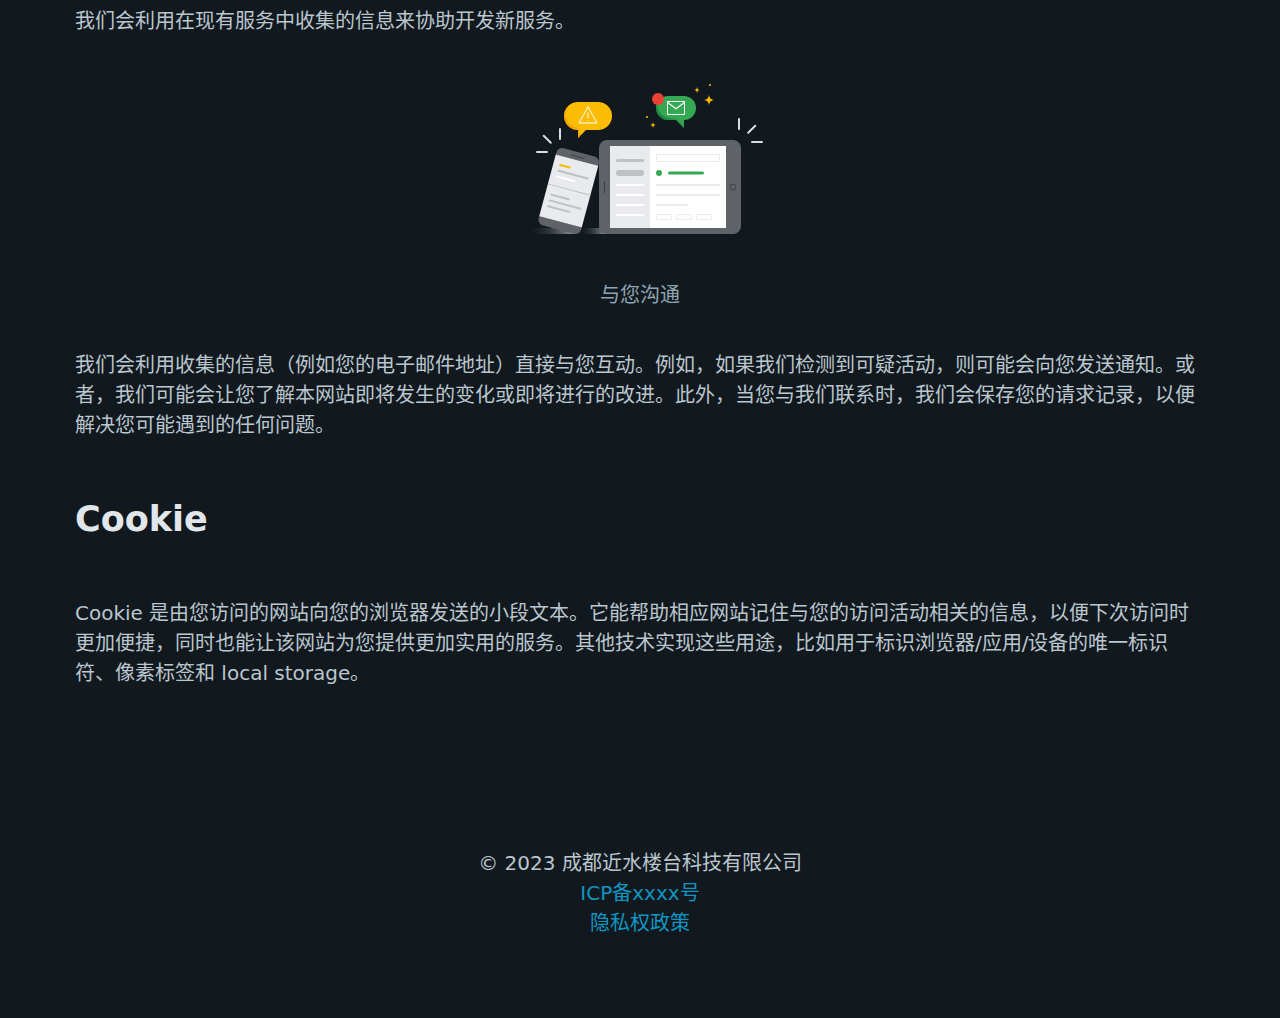
<file: legal/privacy/index.html>
<!doctype html><html lang=zh-cn><head><meta charset=utf-8><title>隐私权政策 | 火山岩</title><meta http-equiv=x-ua-compatible content="IE=edge"><meta name=viewport content="width=device-width,initial-scale=1"><meta name=description content="隐私权和条款 您使用本网站，即表示您信赖我们对您的信息的处理方式。我们深知这项责任事关重大，因此一直致力于保护您的信息，并让您拥有控制权。
本隐私权政策旨在协助您了解我们会收集哪些信息、为什么收集这些信息，以及您如何更新、管理、导出和删除自己的信息。
为什么要收集数据 我们会将从所有本网站页面中收集的信息用于以下用途：
维护和改进本网站 我们还会利用您的信息来确保本网站正常运行，例如跟踪中断情况或排查您向我们报告的问题。此外，我们还会利用您的信息来改进本网站，例如，了解哪些搜索字词最常拼错有助于我们改进所有本网站中使用的拼写检查功能。
开发新服务 我们会利用在现有服务中收集的信息来协助开发新服务。
与您沟通 我们会利用收集的信息（例如您的电子邮件地址）直接与您互动。例如，如果我们检测到可疑活动，则可能会向您发送通知。或者，我们可能会让您了解本网站即将发生的变化或即将进行的改进。此外，当您与我们联系时，我们会保存您的请求记录，以便解决您可能遇到的任何问题。
Cookie Cookie 是由您访问的网站向您的浏览器发送的小段文本。它能帮助相应网站记住与您的访问活动相关的信息，以便下次访问时更加便捷，同时也能让该网站为您提供更加实用的服务。其他技术实现这些用途，比如用于标识浏览器/应用/设备的唯一标识符、像素标签和 local storage。"><meta name=author content><link rel=canonical href=https://tooltakes.github.io/legal/privacy/><link rel=stylesheet href=https://tooltakes.github.io/sass/main.min.css><link rel=stylesheet href=https://tooltakes.github.io/sass/nav.min.css><link rel=stylesheet href=https://tooltakes.github.io/fonts/font.css><link rel=stylesheet href=https://tooltakes.github.io/plugins/css/pico.min.css><link rel=stylesheet href=https://tooltakes.github.io/css/igneous.css><script defer crossorigin=anonymous src=/assets/js/highlight.min.b95bacdc39e37a332a9f883b1e78be4abc1fdca2bc1f2641f55e3cd3dabd4d61.js integrity="sha256-uVus3DnjejMqn4g7Hni+Srwf3KK8HyZB9V4809q9TWE=" onload=hljs.initHighlightingOnLoad()></script>
<link rel=icon href=https://tooltakes.github.io/uploads/zap.svg><link rel=icon type=image/png sizes=16x16 href=https://tooltakes.github.io/uploads/zap.svg><link rel=icon type=image/png sizes=32x32 href=https://tooltakes.github.io/uploads/zap.svg><link rel=apple-touch-icon href=https://tooltakes.github.io/uploads/zap.svg><link rel=mask-icon href=https://tooltakes.github.io/uploads/zap.svg><meta name=theme-color content="#2e2e33"><meta name=msapplication-TileColor content="#2e2e33"><meta name=generator content="Hugo 0.112.0-DEV"><meta name=twitter:card content="summary_large_image"><meta name=twitter:image content="https://tooltakes.github.io/uploads/og.svg"><meta name=twitter:title content="隐私权政策"><meta name=twitter:description content="隐私权和条款 您使用本网站，即表示您信赖我们对您的信息的处理方式。我们深知这项责任事关重大，因此一直致力于保护您的信息，并让您拥有控制权。
本隐私权政策旨在协助您了解我们会收集哪些信息、为什么收集这些信息，以及您如何更新、管理、导出和删除自己的信息。
为什么要收集数据 我们会将从所有本网站页面中收集的信息用于以下用途：
维护和改进本网站 我们还会利用您的信息来确保本网站正常运行，例如跟踪中断情况或排查您向我们报告的问题。此外，我们还会利用您的信息来改进本网站，例如，了解哪些搜索字词最常拼错有助于我们改进所有本网站中使用的拼写检查功能。
开发新服务 我们会利用在现有服务中收集的信息来协助开发新服务。
与您沟通 我们会利用收集的信息（例如您的电子邮件地址）直接与您互动。例如，如果我们检测到可疑活动，则可能会向您发送通知。或者，我们可能会让您了解本网站即将发生的变化或即将进行的改进。此外，当您与我们联系时，我们会保存您的请求记录，以便解决您可能遇到的任何问题。
Cookie Cookie 是由您访问的网站向您的浏览器发送的小段文本。它能帮助相应网站记住与您的访问活动相关的信息，以便下次访问时更加便捷，同时也能让该网站为您提供更加实用的服务。其他技术实现这些用途，比如用于标识浏览器/应用/设备的唯一标识符、像素标签和 local storage。"><meta property="og:title" content="隐私权政策"><meta property="og:description" content="隐私权和条款 您使用本网站，即表示您信赖我们对您的信息的处理方式。我们深知这项责任事关重大，因此一直致力于保护您的信息，并让您拥有控制权。
本隐私权政策旨在协助您了解我们会收集哪些信息、为什么收集这些信息，以及您如何更新、管理、导出和删除自己的信息。
为什么要收集数据 我们会将从所有本网站页面中收集的信息用于以下用途：
维护和改进本网站 我们还会利用您的信息来确保本网站正常运行，例如跟踪中断情况或排查您向我们报告的问题。此外，我们还会利用您的信息来改进本网站，例如，了解哪些搜索字词最常拼错有助于我们改进所有本网站中使用的拼写检查功能。
开发新服务 我们会利用在现有服务中收集的信息来协助开发新服务。
与您沟通 我们会利用收集的信息（例如您的电子邮件地址）直接与您互动。例如，如果我们检测到可疑活动，则可能会向您发送通知。或者，我们可能会让您了解本网站即将发生的变化或即将进行的改进。此外，当您与我们联系时，我们会保存您的请求记录，以便解决您可能遇到的任何问题。
Cookie Cookie 是由您访问的网站向您的浏览器发送的小段文本。它能帮助相应网站记住与您的访问活动相关的信息，以便下次访问时更加便捷，同时也能让该网站为您提供更加实用的服务。其他技术实现这些用途，比如用于标识浏览器/应用/设备的唯一标识符、像素标签和 local storage。"><meta property="og:type" content="article"><meta property="og:url" content="https://tooltakes.github.io/legal/privacy/"><meta property="og:image" content="https://tooltakes.github.io/uploads/og.svg"><meta property="article:section" content="legal"><meta property="article:published_time" content="2021-01-21T23:22:20+08:00"><meta property="article:modified_time" content="2021-01-21T23:22:20+08:00"><meta name=twitter:card content="summary_large_image"><meta name=twitter:image content="https://tooltakes.github.io/uploads/og.svg"><meta name=twitter:title content="隐私权政策"><meta name=twitter:description content="隐私权和条款 您使用本网站，即表示您信赖我们对您的信息的处理方式。我们深知这项责任事关重大，因此一直致力于保护您的信息，并让您拥有控制权。
本隐私权政策旨在协助您了解我们会收集哪些信息、为什么收集这些信息，以及您如何更新、管理、导出和删除自己的信息。
为什么要收集数据 我们会将从所有本网站页面中收集的信息用于以下用途：
维护和改进本网站 我们还会利用您的信息来确保本网站正常运行，例如跟踪中断情况或排查您向我们报告的问题。此外，我们还会利用您的信息来改进本网站，例如，了解哪些搜索字词最常拼错有助于我们改进所有本网站中使用的拼写检查功能。
开发新服务 我们会利用在现有服务中收集的信息来协助开发新服务。
与您沟通 我们会利用收集的信息（例如您的电子邮件地址）直接与您互动。例如，如果我们检测到可疑活动，则可能会向您发送通知。或者，我们可能会让您了解本网站即将发生的变化或即将进行的改进。此外，当您与我们联系时，我们会保存您的请求记录，以便解决您可能遇到的任何问题。
Cookie Cookie 是由您访问的网站向您的浏览器发送的小段文本。它能帮助相应网站记住与您的访问活动相关的信息，以便下次访问时更加便捷，同时也能让该网站为您提供更加实用的服务。其他技术实现这些用途，比如用于标识浏览器/应用/设备的唯一标识符、像素标签和 local storage。"><script type=application/ld+json>{"@context":"https://schema.org","@type":"BreadcrumbList","itemListElement":[{"@type":"ListItem","position":1,"name":"Legals","item":"https://tooltakes.github.io/legal/"},{"@type":"ListItem","position":2,"name":"隐私权政策","item":"https://tooltakes.github.io/legal/privacy/"}]}</script><script type=application/ld+json>{"@context":"https://schema.org","@type":"BlogPosting","headline":"隐私权政策","name":"隐私权政策","description":"隐私权和条款 您使用本网站，即表示您信赖我们对您的信息的处理方式。我们深知这项责任事关重大，因此一直致力于保护您的信息，并让您拥有控制权。\n本隐私权政策旨在协助您了解我们会收集哪些信息、为什么收集这些信息，以及您如何更新、管理、导出和删除自己的信息。\n为什么要收集数据 我们会将从所有本网站页面中收集的信息用于以下用途：\n维护和改进本网站 我们还会利用您的信息来确保本网站正常运行，例如跟踪中断情况或排查您向我们报告的问题。此外，我们还会利用您的信息来改进本网站，例如，了解哪些搜索字词最常拼错有助于我们改进所有本网站中使用的拼写检查功能。\n开发新服务 我们会利用在现有服务中收集的信息来协助开发新服务。\n与您沟通 我们会利用收集的信息（例如您的电子邮件地址）直接与您互动。例如，如果我们检测到可疑活动，则可能会向您发送通知。或者，我们可能会让您了解本网站即将发生的变化或即将进行的改进。此外，当您与我们联系时，我们会保存您的请求记录，以便解决您可能遇到的任何问题。\nCookie Cookie 是由您访问的网站向您的浏览器发送的小段文本。它能帮助相应网站记住与您的访问活动相关的信息，以便下次访问时更加便捷，同时也能让该网站为您提供更加实用的服务。其他技术实现这些用途，比如用于标识浏览器/应用/设备的唯一标识符、像素标签和 local storage。","keywords":[],"articleBody":" 隐私权和条款 您使用本网站，即表示您信赖我们对您的信息的处理方式。我们深知这项责任事关重大，因此一直致力于保护您的信息，并让您拥有控制权。\n本隐私权政策旨在协助您了解我们会收集哪些信息、为什么收集这些信息，以及您如何更新、管理、导出和删除自己的信息。\n为什么要收集数据 我们会将从所有本网站页面中收集的信息用于以下用途：\n维护和改进本网站 我们还会利用您的信息来确保本网站正常运行，例如跟踪中断情况或排查您向我们报告的问题。此外，我们还会利用您的信息来改进本网站，例如，了解哪些搜索字词最常拼错有助于我们改进所有本网站中使用的拼写检查功能。\n开发新服务 我们会利用在现有服务中收集的信息来协助开发新服务。\n与您沟通 我们会利用收集的信息（例如您的电子邮件地址）直接与您互动。例如，如果我们检测到可疑活动，则可能会向您发送通知。或者，我们可能会让您了解本网站即将发生的变化或即将进行的改进。此外，当您与我们联系时，我们会保存您的请求记录，以便解决您可能遇到的任何问题。\nCookie Cookie 是由您访问的网站向您的浏览器发送的小段文本。它能帮助相应网站记住与您的访问活动相关的信息，以便下次访问时更加便捷，同时也能让该网站为您提供更加实用的服务。其他技术实现这些用途，比如用于标识浏览器/应用/设备的唯一标识符、像素标签和 local storage。\n","wordCount":"16","inLanguage":"en","datePublished":"2021-01-21T23:22:20+08:00","dateModified":"2021-01-21T23:22:20+08:00","author":{"@type":"Person","name":"火山岩项目组"},"mainEntityOfPage":{"@type":"WebPage","@id":"https://tooltakes.github.io/legal/privacy/"},"publisher":{"@type":"Organization","name":"火山岩","logo":{"@type":"ImageObject","url":"https://tooltakes.github.io/uploads/zap.svg"}}}</script></head><body><nav class=desktop><ul><li><a class=logo href=https://tooltakes.github.io/ accesskey=h title="为您的网络安全保驾护航 (Alt + h)"><img id=lightMainIcon src=/uploads/zap.svg alt=为您的网络安全保驾护航 width=35 height=35></img>
<img id=darkMainIcon src=/uploads/zap.svg alt=为您的网络安全保驾护航 width=35 height=35></img><h3 style=margin-bottom:0><strong><em>火山岩</em></strong></h3></a></li><li class=toggle-container><input type=checkbox id=switch>
<label for=switch><i id=darkIcon data-feather=moon></i>
<i id=lightIcon data-feather=sun></i></label></li></ul><ul class=desktop-navigation><li><a href=/detail title=详情><i data-feather=shield></i>
<span>详情</span></a></li><li><a href=/search title=搜索><i data-feather=search></i>
<span>搜索</span></a></li><li><a href=/guide title=技术指南><i data-feather=terminal></i>
<span>技术指南</span></a></li><li><a href=/contact title=联系我们><i data-feather=mail></i>
<span>联系我们</span></a></li></ul><ul class=mobile-navigation><li><button id=menuOpen onclick=openMobile() aria-label="Menu closed">
<i data-feather=menu></i></button>
<button id=menuClose onclick=openMobile() aria-label="Menu opened">
<i data-feather=x></i></button></li></ul></nav><aside class=sidebar id=mobileNav style=display:none><nav><ul><li><a href=/detail title=详情><span><i data-feather=shield></i>
详情</span></a></li><li><a href=/search title=搜索><span><i data-feather=search></i>
搜索</span></a></li><li><a href=/guide title=技术指南><span><i data-feather=terminal></i>
技术指南</span></a></li><li><a href=/contact title=联系我们><span><i data-feather=mail></i>
联系我们</span></a></li></ul></nav></aside><main><section class=container><hgroup><h1>隐私权政策</h1><p></p></hgroup><div><p><figure class=text-center><img src=/uploads/privacy_illustration.svg#center alt title=隐私权和条款><figcaption style=text-align:center>隐私权和条款</figcaption></figure></p><p>您使用本网站，即表示您信赖我们对您的信息的处理方式。我们深知这项责任事关重大，因此一直致力于保护您的信息，并让您拥有控制权。</p><p>本隐私权政策旨在协助您了解我们会收集哪些信息、为什么收集这些信息，以及您如何更新、管理、导出和删除自己的信息。</p><p><figure class=text-center><img src=/uploads/privacy_why.svg#center alt title=为什么要收集数据><figcaption style=text-align:center>为什么要收集数据</figcaption></figure></p><p>我们会将从所有本网站页面中收集的信息用于以下用途：</p><p><figure class=text-center><img src=/uploads/privacy_improve.svg#center alt title=维护和改进本网站><figcaption style=text-align:center>维护和改进本网站</figcaption></figure></p><p>我们还会利用您的信息来确保本网站正常运行，例如跟踪中断情况或排查您向我们报告的问题。此外，我们还会利用您的信息来改进本网站，例如，了解哪些搜索字词最常拼错有助于我们改进所有本网站中使用的拼写检查功能。</p><p><figure class=text-center><img src=/uploads/privacy_new.svg#center alt title=开发新服务><figcaption style=text-align:center>开发新服务</figcaption></figure></p><p>我们会利用在现有服务中收集的信息来协助开发新服务。</p><p><figure class=text-center><img src=/uploads/privacy_call.svg#center alt title=与您沟通><figcaption style=text-align:center>与您沟通</figcaption></figure></p><p>我们会利用收集的信息（例如您的电子邮件地址）直接与您互动。例如，如果我们检测到可疑活动，则可能会向您发送通知。或者，我们可能会让您了解本网站即将发生的变化或即将进行的改进。此外，当您与我们联系时，我们会保存您的请求记录，以便解决您可能遇到的任何问题。</p><h2 id=cookie>Cookie<a class=anchor aria-hidden=true href=#cookie>#</a></h2><p>Cookie 是由您访问的网站向您的浏览器发送的小段文本。它能帮助相应网站记住与您的访问活动相关的信息，以便下次访问时更加便捷，同时也能让该网站为您提供更加实用的服务。其他技术实现这些用途，比如用于标识浏览器/应用/设备的唯一标识符、像素标签和 local storage。</p></div></section></main><footer class=text-center><span>&copy; 2023 成都近水楼台科技有限公司<br><a href=https://beian.miit.gov.cn/ target=_blank rel=noopener>ICP备xxxx号</a><br><a href=/legal/privacy>隐私权政策</a></span></footer><article class=hidden id=cookie-banner><div><span>要使本网站正常工作，您需要在浏览器中启用 cookie。</span></div><footer><a role=button id=consent-cookies>Close</a>
<a role=button class=secondary href=/legal/privacy/#Cookies>Cookies 政策</a></footer></article><script async src=https://tooltakes.github.io/js/cookie.min.js layout=container></script>
<script>let menu=document.getElementById("menu");menu&&(menu.scrollLeft=localStorage.getItem("menu-scroll-position"),menu.onscroll=function(){localStorage.setItem("menu-scroll-position",menu.scrollLeft)}),document.querySelectorAll('a[href^="#"]').forEach(e=>{e.addEventListener("click",function(e){e.preventDefault();var t=this.getAttribute("href").substr(1);window.matchMedia("(prefers-reduced-motion: reduce)").matches?document.querySelector(`[id='${decodeURIComponent(t)}']`).scrollIntoView():document.querySelector(`[id='${decodeURIComponent(t)}']`).scrollIntoView({behavior:"smooth"}),t==="top"?history.replaceState(null,null," "):history.pushState(null,null,`#${t}`)})})</script><script src=https://tooltakes.github.io/plugins/js/feather.min.js layout=container></script>
<script src=https://tooltakes.github.io/js/script.min.js layout=container></script></body></html>
</file>
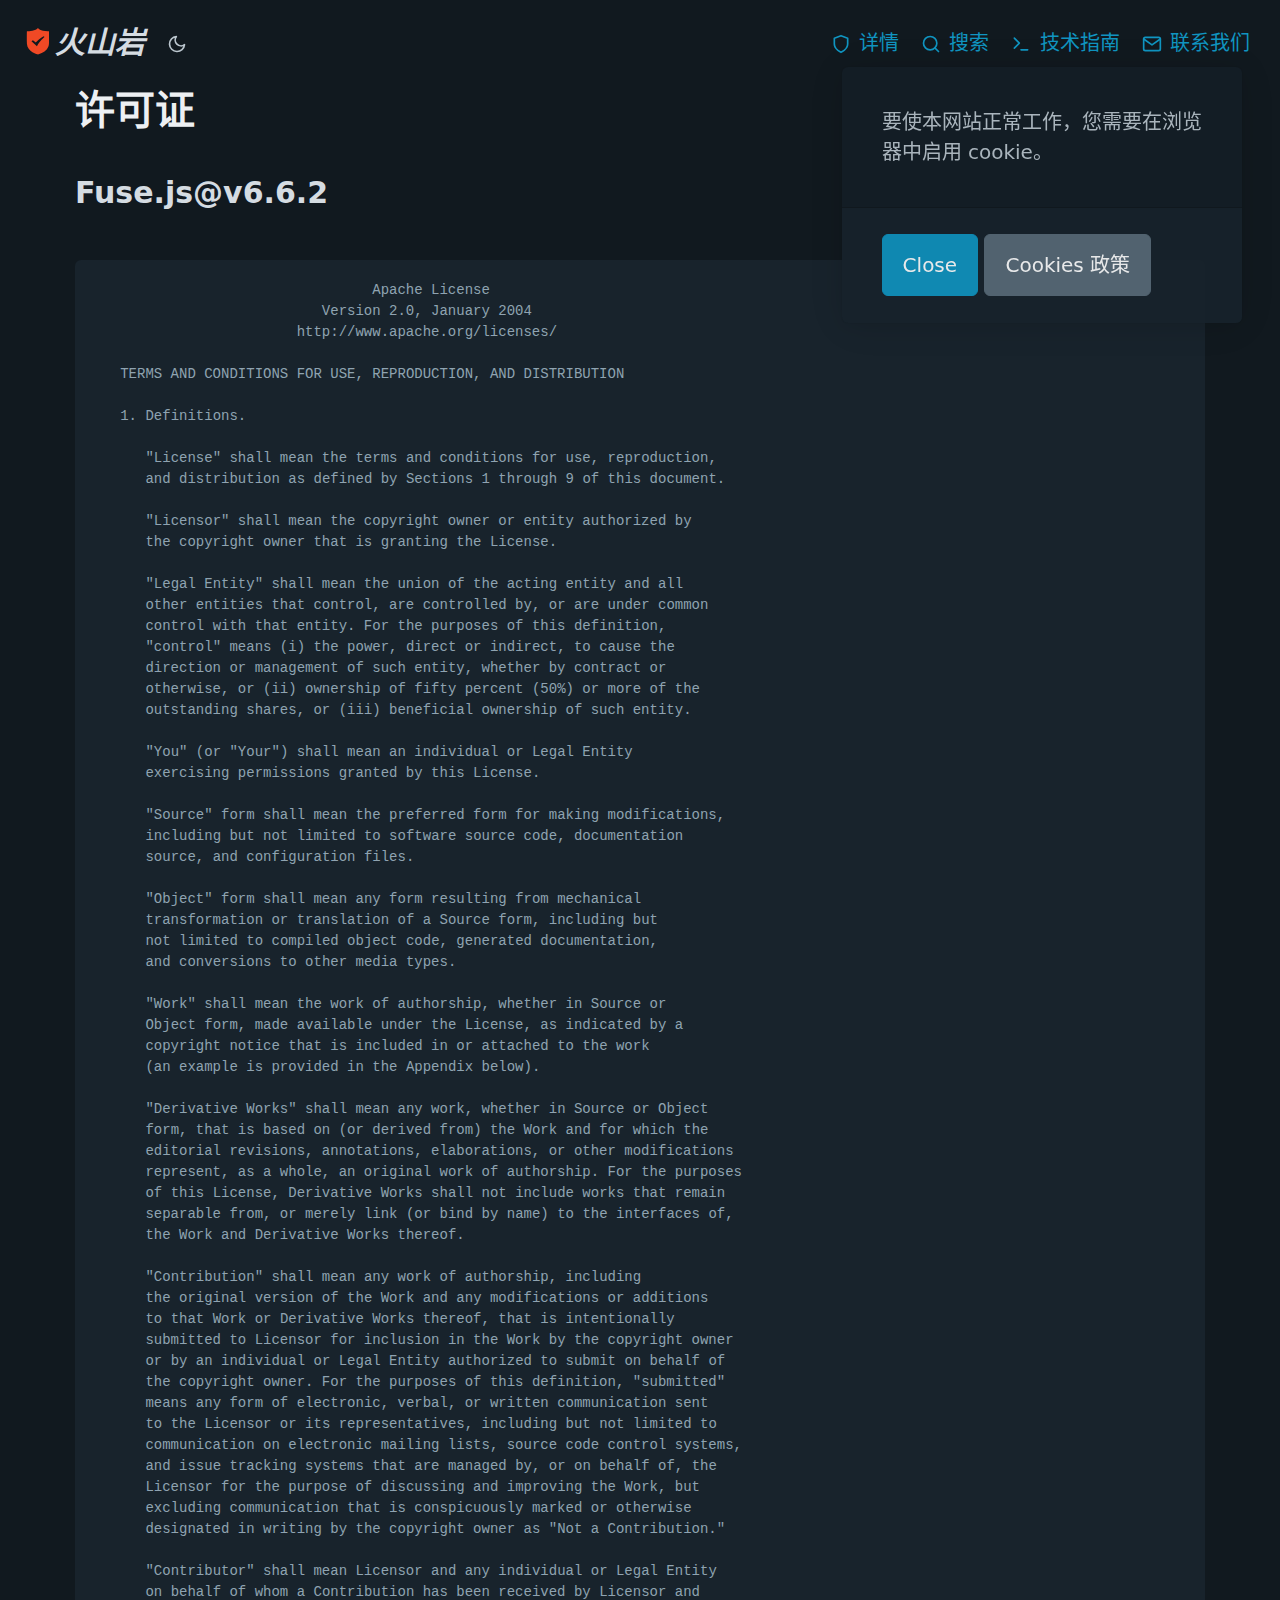
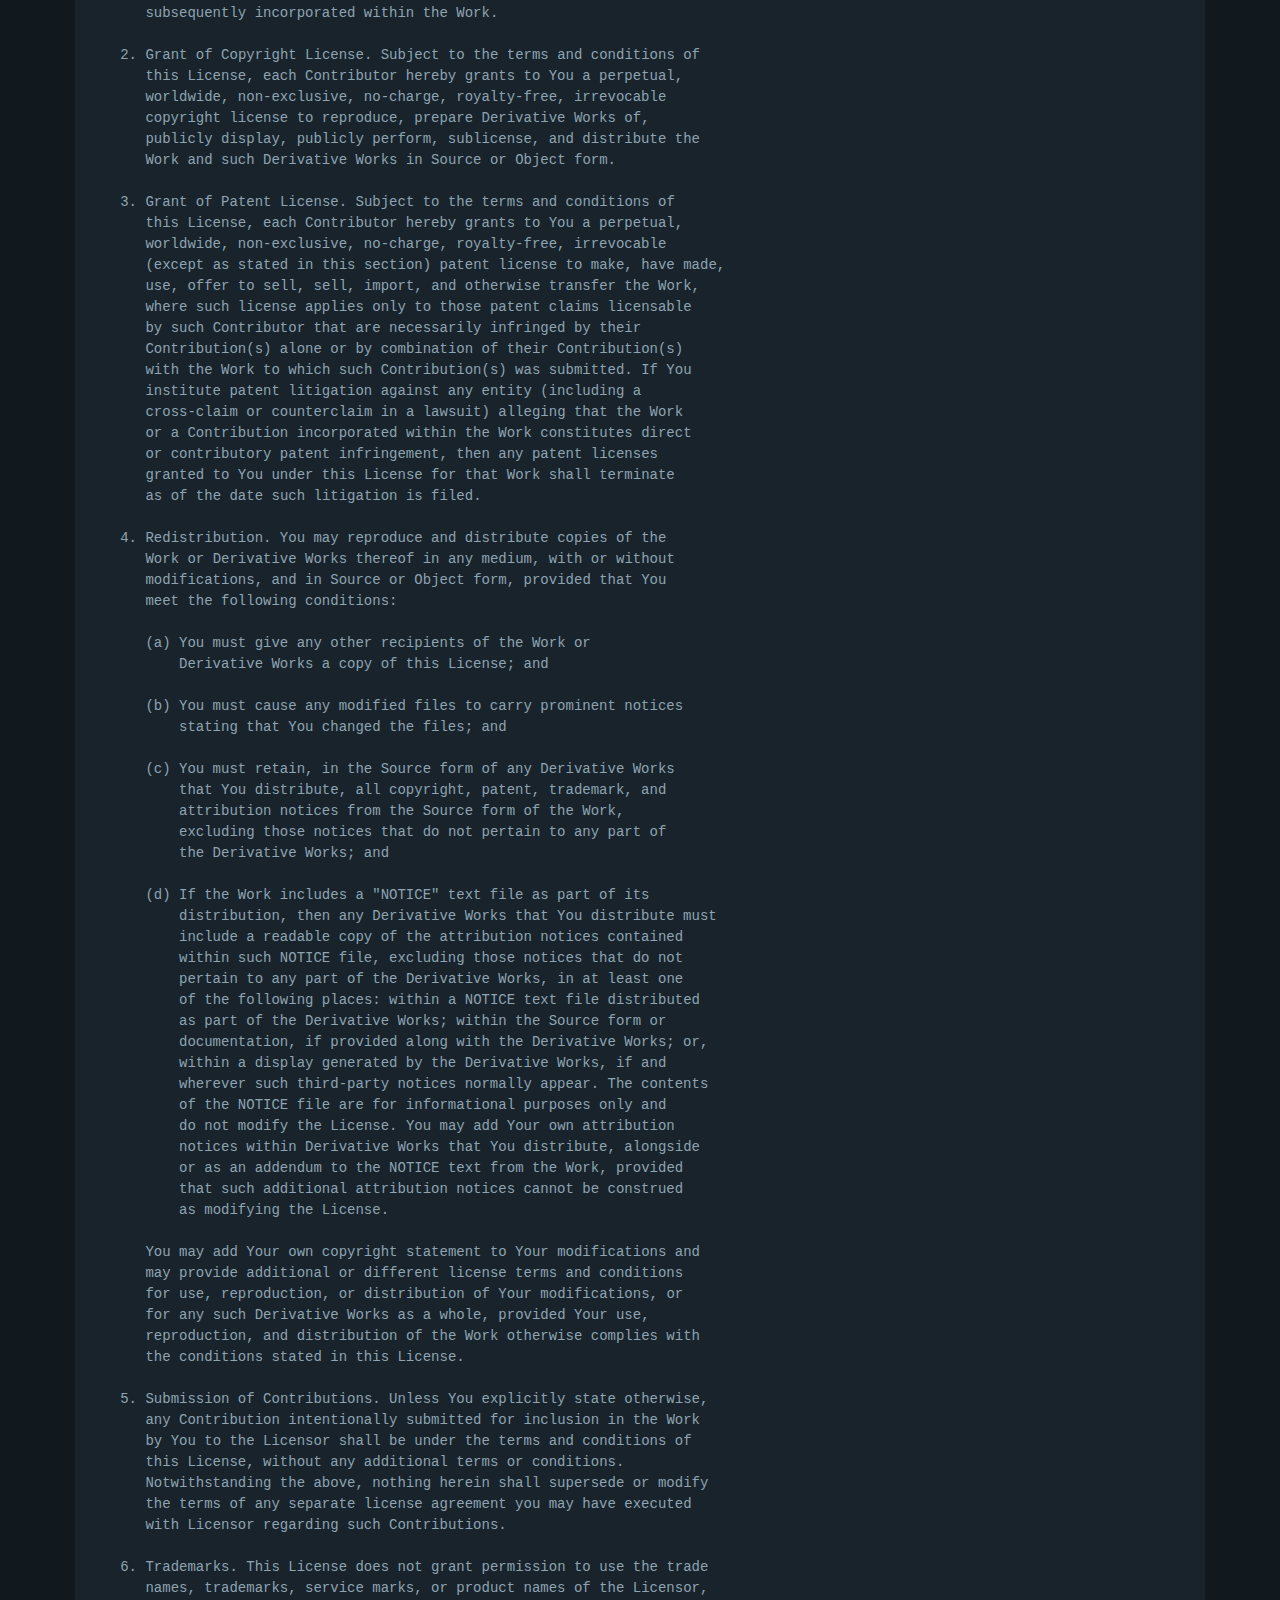
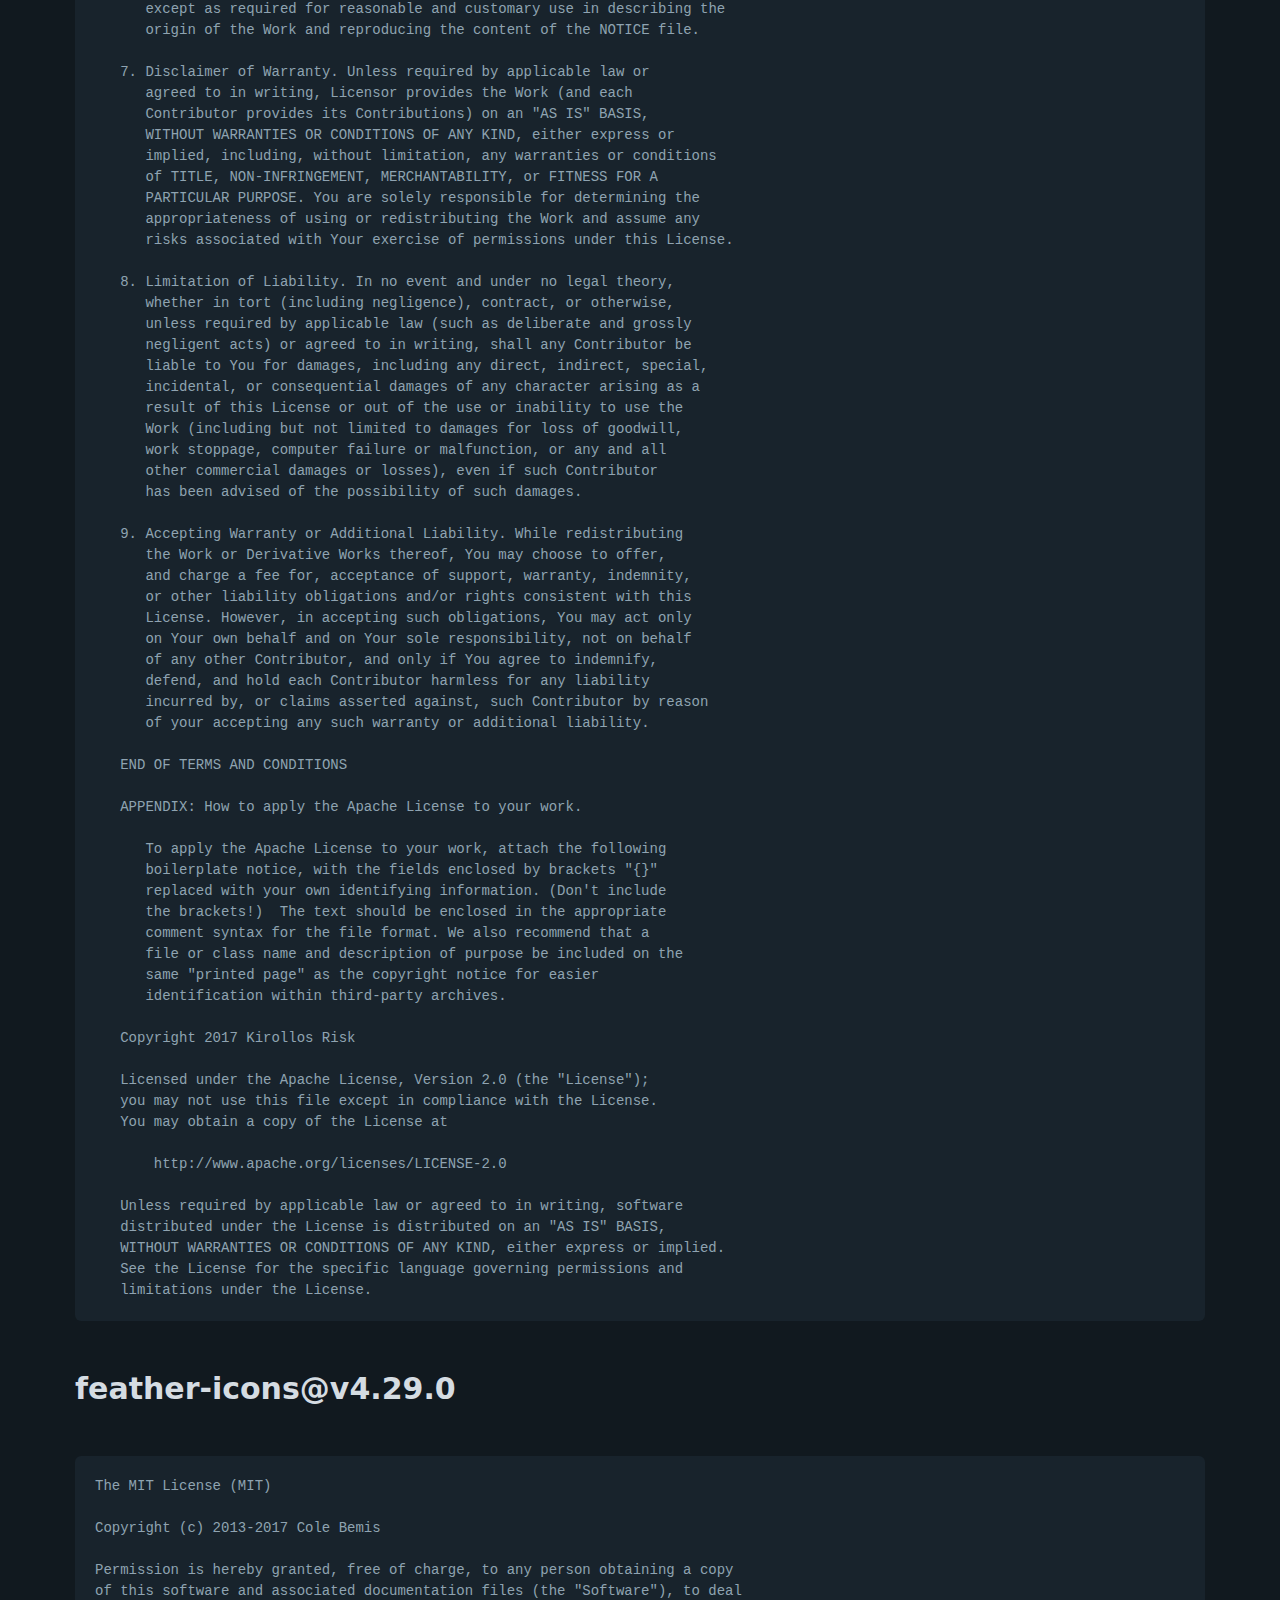
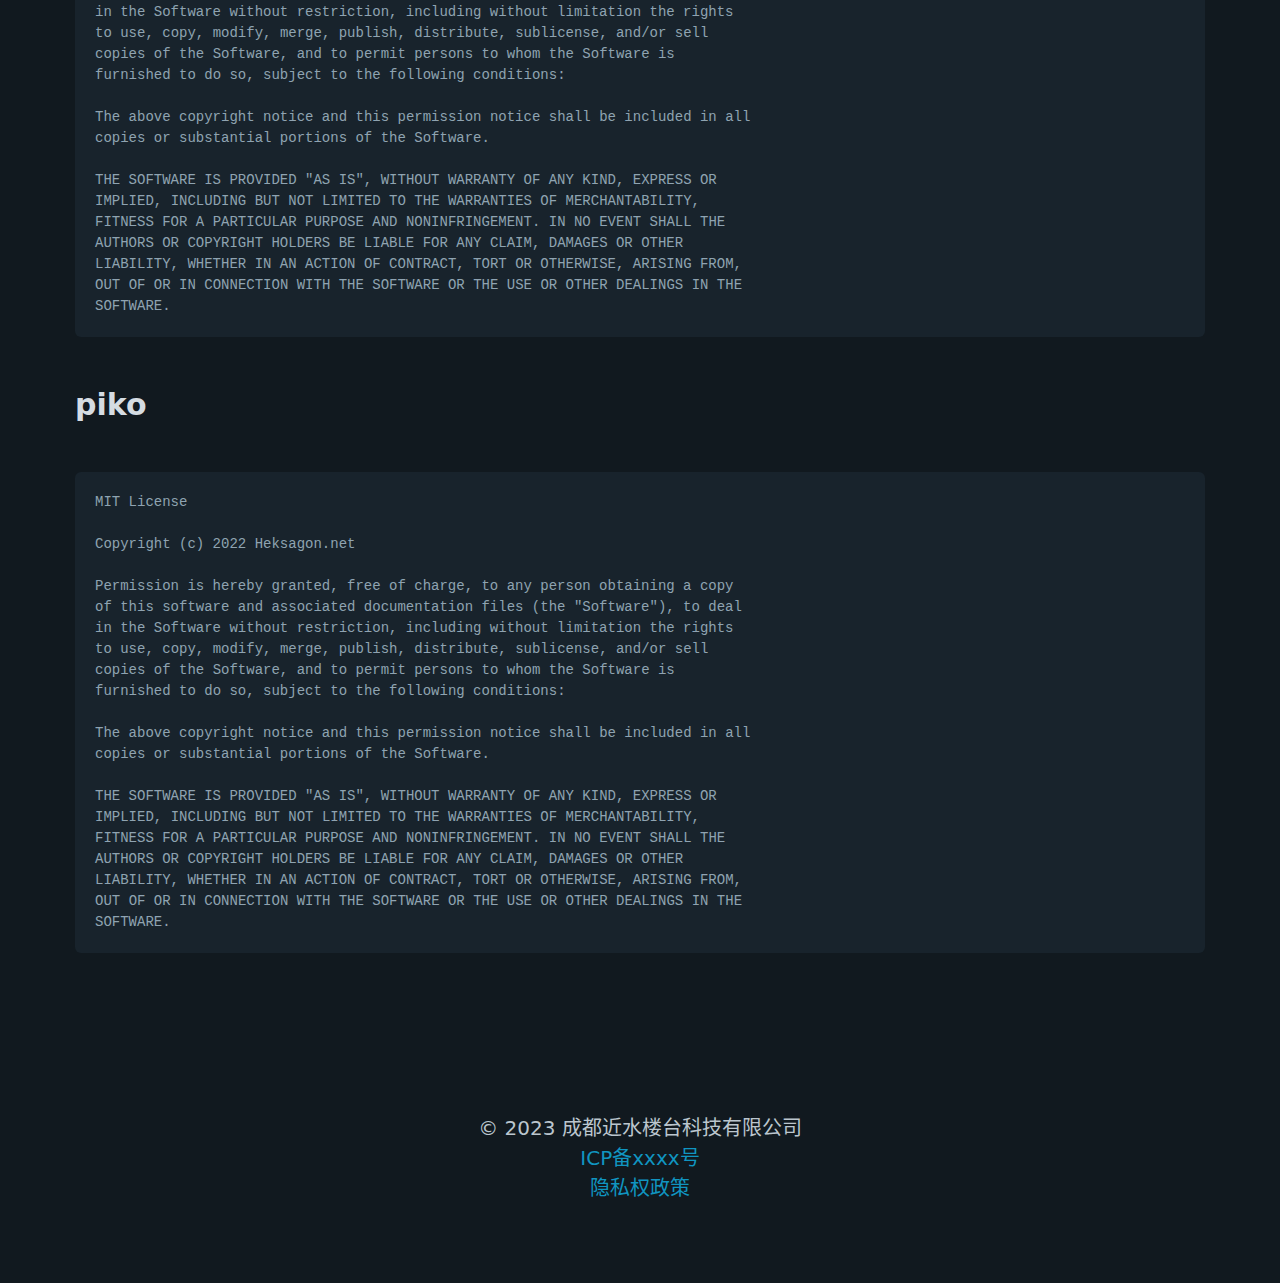
<file: legal/terms-and-conditions/index.html>
<!doctype html><html lang=zh-cn><head><meta charset=utf-8><title>许可证 | 火山岩</title><meta http-equiv=x-ua-compatible content="IE=edge"><meta name=viewport content="width=device-width,initial-scale=1"><meta name=description content="Fuse.js@v6.6.2 Apache License Version 2.0, January 2004 http://www.apache.org/licenses/ TERMS AND CONDITIONS FOR USE, REPRODUCTION, AND DISTRIBUTION 1. Definitions. &#34;License&#34; shall mean the terms and conditions for use, reproduction, and distribution as defined by Sections 1 through 9 of this document. &#34;Licensor&#34; shall mean the copyright owner or entity authorized by the copyright owner that is granting the License. &#34;Legal Entity&#34; shall mean the union of the acting entity and all other entities that control, are controlled by, or are under common control with that entity."><meta name=author content><link rel=canonical href=https://tooltakes.github.io/legal/terms-and-conditions/><link rel=stylesheet href=https://tooltakes.github.io/sass/main.min.css><link rel=stylesheet href=https://tooltakes.github.io/sass/nav.min.css><link rel=stylesheet href=https://tooltakes.github.io/fonts/font.css><link rel=stylesheet href=https://tooltakes.github.io/plugins/css/pico.min.css><link rel=stylesheet href=https://tooltakes.github.io/css/igneous.css><script defer crossorigin=anonymous src=/assets/js/highlight.min.b95bacdc39e37a332a9f883b1e78be4abc1fdca2bc1f2641f55e3cd3dabd4d61.js integrity="sha256-uVus3DnjejMqn4g7Hni+Srwf3KK8HyZB9V4809q9TWE=" onload=hljs.initHighlightingOnLoad()></script>
<link rel=icon href=https://tooltakes.github.io/uploads/zap.svg><link rel=icon type=image/png sizes=16x16 href=https://tooltakes.github.io/uploads/zap.svg><link rel=icon type=image/png sizes=32x32 href=https://tooltakes.github.io/uploads/zap.svg><link rel=apple-touch-icon href=https://tooltakes.github.io/uploads/zap.svg><link rel=mask-icon href=https://tooltakes.github.io/uploads/zap.svg><meta name=theme-color content="#2e2e33"><meta name=msapplication-TileColor content="#2e2e33"><meta name=generator content="Hugo 0.112.0-DEV"><meta name=twitter:card content="summary_large_image"><meta name=twitter:image content="https://tooltakes.github.io/uploads/og.svg"><meta name=twitter:title content="许可证"><meta name=twitter:description content="Fuse.js@v6.6.2 Apache License Version 2.0, January 2004 http://www.apache.org/licenses/ TERMS AND CONDITIONS FOR USE, REPRODUCTION, AND DISTRIBUTION 1. Definitions. &#34;License&#34; shall mean the terms and conditions for use, reproduction, and distribution as defined by Sections 1 through 9 of this document. &#34;Licensor&#34; shall mean the copyright owner or entity authorized by the copyright owner that is granting the License. &#34;Legal Entity&#34; shall mean the union of the acting entity and all other entities that control, are controlled by, or are under common control with that entity."><meta property="og:title" content="许可证"><meta property="og:description" content="Fuse.js@v6.6.2 Apache License Version 2.0, January 2004 http://www.apache.org/licenses/ TERMS AND CONDITIONS FOR USE, REPRODUCTION, AND DISTRIBUTION 1. Definitions. &#34;License&#34; shall mean the terms and conditions for use, reproduction, and distribution as defined by Sections 1 through 9 of this document. &#34;Licensor&#34; shall mean the copyright owner or entity authorized by the copyright owner that is granting the License. &#34;Legal Entity&#34; shall mean the union of the acting entity and all other entities that control, are controlled by, or are under common control with that entity."><meta property="og:type" content="article"><meta property="og:url" content="https://tooltakes.github.io/legal/terms-and-conditions/"><meta property="og:image" content="https://tooltakes.github.io/uploads/og.svg"><meta property="article:section" content="legal"><meta property="article:published_time" content="2021-01-21T23:22:20+08:00"><meta property="article:modified_time" content="2021-01-21T23:22:20+08:00"><meta name=twitter:card content="summary_large_image"><meta name=twitter:image content="https://tooltakes.github.io/uploads/og.svg"><meta name=twitter:title content="许可证"><meta name=twitter:description content="Fuse.js@v6.6.2 Apache License Version 2.0, January 2004 http://www.apache.org/licenses/ TERMS AND CONDITIONS FOR USE, REPRODUCTION, AND DISTRIBUTION 1. Definitions. &#34;License&#34; shall mean the terms and conditions for use, reproduction, and distribution as defined by Sections 1 through 9 of this document. &#34;Licensor&#34; shall mean the copyright owner or entity authorized by the copyright owner that is granting the License. &#34;Legal Entity&#34; shall mean the union of the acting entity and all other entities that control, are controlled by, or are under common control with that entity."><script type=application/ld+json>{"@context":"https://schema.org","@type":"BreadcrumbList","itemListElement":[{"@type":"ListItem","position":1,"name":"Legals","item":"https://tooltakes.github.io/legal/"},{"@type":"ListItem","position":2,"name":"许可证","item":"https://tooltakes.github.io/legal/terms-and-conditions/"}]}</script><script type=application/ld+json>{"@context":"https://schema.org","@type":"BlogPosting","headline":"许可证","name":"许可证","description":"Fuse.js@v6.6.2 Apache License Version 2.0, January 2004 http://www.apache.org/licenses/ TERMS AND CONDITIONS FOR USE, REPRODUCTION, AND DISTRIBUTION 1. Definitions. \u0026#34;License\u0026#34; shall mean the terms and conditions for use, reproduction, and distribution as defined by Sections 1 through 9 of this document. \u0026#34;Licensor\u0026#34; shall mean the copyright owner or entity authorized by the copyright owner that is granting the License. \u0026#34;Legal Entity\u0026#34; shall mean the union of the acting entity and all other entities that control, are controlled by, or are under common control with that entity.","keywords":[],"articleBody":"Fuse.js@v6.6.2 Apache License Version 2.0, January 2004 http://www.apache.org/licenses/ TERMS AND CONDITIONS FOR USE, REPRODUCTION, AND DISTRIBUTION 1. Definitions. \"License\" shall mean the terms and conditions for use, reproduction, and distribution as defined by Sections 1 through 9 of this document. \"Licensor\" shall mean the copyright owner or entity authorized by the copyright owner that is granting the License. \"Legal Entity\" shall mean the union of the acting entity and all other entities that control, are controlled by, or are under common control with that entity. For the purposes of this definition, \"control\" means (i) the power, direct or indirect, to cause the direction or management of such entity, whether by contract or otherwise, or (ii) ownership of fifty percent (50%) or more of the outstanding shares, or (iii) beneficial ownership of such entity. \"You\" (or \"Your\") shall mean an individual or Legal Entity exercising permissions granted by this License. \"Source\" form shall mean the preferred form for making modifications, including but not limited to software source code, documentation source, and configuration files. \"Object\" form shall mean any form resulting from mechanical transformation or translation of a Source form, including but not limited to compiled object code, generated documentation, and conversions to other media types. \"Work\" shall mean the work of authorship, whether in Source or Object form, made available under the License, as indicated by a copyright notice that is included in or attached to the work (an example is provided in the Appendix below). \"Derivative Works\" shall mean any work, whether in Source or Object form, that is based on (or derived from) the Work and for which the editorial revisions, annotations, elaborations, or other modifications represent, as a whole, an original work of authorship. For the purposes of this License, Derivative Works shall not include works that remain separable from, or merely link (or bind by name) to the interfaces of, the Work and Derivative Works thereof. \"Contribution\" shall mean any work of authorship, including the original version of the Work and any modifications or additions to that Work or Derivative Works thereof, that is intentionally submitted to Licensor for inclusion in the Work by the copyright owner or by an individual or Legal Entity authorized to submit on behalf of the copyright owner. For the purposes of this definition, \"submitted\" means any form of electronic, verbal, or written communication sent to the Licensor or its representatives, including but not limited to communication on electronic mailing lists, source code control systems, and issue tracking systems that are managed by, or on behalf of, the Licensor for the purpose of discussing and improving the Work, but excluding communication that is conspicuously marked or otherwise designated in writing by the copyright owner as \"Not a Contribution.\" \"Contributor\" shall mean Licensor and any individual or Legal Entity on behalf of whom a Contribution has been received by Licensor and subsequently incorporated within the Work. 2. Grant of Copyright License. Subject to the terms and conditions of this License, each Contributor hereby grants to You a perpetual, worldwide, non-exclusive, no-charge, royalty-free, irrevocable copyright license to reproduce, prepare Derivative Works of, publicly display, publicly perform, sublicense, and distribute the Work and such Derivative Works in Source or Object form. 3. Grant of Patent License. Subject to the terms and conditions of this License, each Contributor hereby grants to You a perpetual, worldwide, non-exclusive, no-charge, royalty-free, irrevocable (except as stated in this section) patent license to make, have made, use, offer to sell, sell, import, and otherwise transfer the Work, where such license applies only to those patent claims licensable by such Contributor that are necessarily infringed by their Contribution(s) alone or by combination of their Contribution(s) with the Work to which such Contribution(s) was submitted. If You institute patent litigation against any entity (including a cross-claim or counterclaim in a lawsuit) alleging that the Work or a Contribution incorporated within the Work constitutes direct or contributory patent infringement, then any patent licenses granted to You under this License for that Work shall terminate as of the date such litigation is filed. 4. Redistribution. You may reproduce and distribute copies of the Work or Derivative Works thereof in any medium, with or without modifications, and in Source or Object form, provided that You meet the following conditions: (a) You must give any other recipients of the Work or Derivative Works a copy of this License; and (b) You must cause any modified files to carry prominent notices stating that You changed the files; and (c) You must retain, in the Source form of any Derivative Works that You distribute, all copyright, patent, trademark, and attribution notices from the Source form of the Work, excluding those notices that do not pertain to any part of the Derivative Works; and (d) If the Work includes a \"NOTICE\" text file as part of its distribution, then any Derivative Works that You distribute must include a readable copy of the attribution notices contained within such NOTICE file, excluding those notices that do not pertain to any part of the Derivative Works, in at least one of the following places: within a NOTICE text file distributed as part of the Derivative Works; within the Source form or documentation, if provided along with the Derivative Works; or, within a display generated by the Derivative Works, if and wherever such third-party notices normally appear. The contents of the NOTICE file are for informational purposes only and do not modify the License. You may add Your own attribution notices within Derivative Works that You distribute, alongside or as an addendum to the NOTICE text from the Work, provided that such additional attribution notices cannot be construed as modifying the License. You may add Your own copyright statement to Your modifications and may provide additional or different license terms and conditions for use, reproduction, or distribution of Your modifications, or for any such Derivative Works as a whole, provided Your use, reproduction, and distribution of the Work otherwise complies with the conditions stated in this License. 5. Submission of Contributions. Unless You explicitly state otherwise, any Contribution intentionally submitted for inclusion in the Work by You to the Licensor shall be under the terms and conditions of this License, without any additional terms or conditions. Notwithstanding the above, nothing herein shall supersede or modify the terms of any separate license agreement you may have executed with Licensor regarding such Contributions. 6. Trademarks. This License does not grant permission to use the trade names, trademarks, service marks, or product names of the Licensor, except as required for reasonable and customary use in describing the origin of the Work and reproducing the content of the NOTICE file. 7. Disclaimer of Warranty. Unless required by applicable law or agreed to in writing, Licensor provides the Work (and each Contributor provides its Contributions) on an \"AS IS\" BASIS, WITHOUT WARRANTIES OR CONDITIONS OF ANY KIND, either express or implied, including, without limitation, any warranties or conditions of TITLE, NON-INFRINGEMENT, MERCHANTABILITY, or FITNESS FOR A PARTICULAR PURPOSE. You are solely responsible for determining the appropriateness of using or redistributing the Work and assume any risks associated with Your exercise of permissions under this License. 8. Limitation of Liability. In no event and under no legal theory, whether in tort (including negligence), contract, or otherwise, unless required by applicable law (such as deliberate and grossly negligent acts) or agreed to in writing, shall any Contributor be liable to You for damages, including any direct, indirect, special, incidental, or consequential damages of any character arising as a result of this License or out of the use or inability to use the Work (including but not limited to damages for loss of goodwill, work stoppage, computer failure or malfunction, or any and all other commercial damages or losses), even if such Contributor has been advised of the possibility of such damages. 9. Accepting Warranty or Additional Liability. While redistributing the Work or Derivative Works thereof, You may choose to offer, and charge a fee for, acceptance of support, warranty, indemnity, or other liability obligations and/or rights consistent with this License. However, in accepting such obligations, You may act only on Your own behalf and on Your sole responsibility, not on behalf of any other Contributor, and only if You agree to indemnify, defend, and hold each Contributor harmless for any liability incurred by, or claims asserted against, such Contributor by reason of your accepting any such warranty or additional liability. END OF TERMS AND CONDITIONS APPENDIX: How to apply the Apache License to your work. To apply the Apache License to your work, attach the following boilerplate notice, with the fields enclosed by brackets \"{}\" replaced with your own identifying information. (Don't include the brackets!) The text should be enclosed in the appropriate comment syntax for the file format. We also recommend that a file or class name and description of purpose be included on the same \"printed page\" as the copyright notice for easier identification within third-party archives. Copyright 2017 Kirollos Risk Licensed under the Apache License, Version 2.0 (the \"License\"); you may not use this file except in compliance with the License. You may obtain a copy of the License at http://www.apache.org/licenses/LICENSE-2.0 Unless required by applicable law or agreed to in writing, software distributed under the License is distributed on an \"AS IS\" BASIS, WITHOUT WARRANTIES OR CONDITIONS OF ANY KIND, either express or implied. See the License for the specific language governing permissions and limitations under the License. feather-icons@v4.29.0 The MIT License (MIT) Copyright (c) 2013-2017 Cole Bemis Permission is hereby granted, free of charge, to any person obtaining a copy of this software and associated documentation files (the \"Software\"), to deal in the Software without restriction, including without limitation the rights to use, copy, modify, merge, publish, distribute, sublicense, and/or sell copies of the Software, and to permit persons to whom the Software is furnished to do so, subject to the following conditions: The above copyright notice and this permission notice shall be included in all copies or substantial portions of the Software. THE SOFTWARE IS PROVIDED \"AS IS\", WITHOUT WARRANTY OF ANY KIND, EXPRESS OR IMPLIED, INCLUDING BUT NOT LIMITED TO THE WARRANTIES OF MERCHANTABILITY, FITNESS FOR A PARTICULAR PURPOSE AND NONINFRINGEMENT. IN NO EVENT SHALL THE AUTHORS OR COPYRIGHT HOLDERS BE LIABLE FOR ANY CLAIM, DAMAGES OR OTHER LIABILITY, WHETHER IN AN ACTION OF CONTRACT, TORT OR OTHERWISE, ARISING FROM, OUT OF OR IN CONNECTION WITH THE SOFTWARE OR THE USE OR OTHER DEALINGS IN THE SOFTWARE. piko MIT License Copyright (c) 2022 Heksagon.net Permission is hereby granted, free of charge, to any person obtaining a copy of this software and associated documentation files (the \"Software\"), to deal in the Software without restriction, including without limitation the rights to use, copy, modify, merge, publish, distribute, sublicense, and/or sell copies of the Software, and to permit persons to whom the Software is furnished to do so, subject to the following conditions: The above copyright notice and this permission notice shall be included in all copies or substantial portions of the Software. THE SOFTWARE IS PROVIDED \"AS IS\", WITHOUT WARRANTY OF ANY KIND, EXPRESS OR IMPLIED, INCLUDING BUT NOT LIMITED TO THE WARRANTIES OF MERCHANTABILITY, FITNESS FOR A PARTICULAR PURPOSE AND NONINFRINGEMENT. IN NO EVENT SHALL THE AUTHORS OR COPYRIGHT HOLDERS BE LIABLE FOR ANY CLAIM, DAMAGES OR OTHER LIABILITY, WHETHER IN AN ACTION OF CONTRACT, TORT OR OTHERWISE, ARISING FROM, OUT OF OR IN CONNECTION WITH THE SOFTWARE OR THE USE OR OTHER DEALINGS IN THE SOFTWARE. ","wordCount":"1921","inLanguage":"en","datePublished":"2021-01-21T23:22:20+08:00","dateModified":"2021-01-21T23:22:20+08:00","author":{"@type":"Person","name":"火山岩项目组"},"mainEntityOfPage":{"@type":"WebPage","@id":"https://tooltakes.github.io/legal/terms-and-conditions/"},"publisher":{"@type":"Organization","name":"火山岩","logo":{"@type":"ImageObject","url":"https://tooltakes.github.io/uploads/zap.svg"}}}</script></head><body><nav class=desktop><ul><li><a class=logo href=https://tooltakes.github.io/ accesskey=h title="为您的网络安全保驾护航 (Alt + h)"><img id=lightMainIcon src=/uploads/zap.svg alt=为您的网络安全保驾护航 width=35 height=35></img>
<img id=darkMainIcon src=/uploads/zap.svg alt=为您的网络安全保驾护航 width=35 height=35></img><h3 style=margin-bottom:0><strong><em>火山岩</em></strong></h3></a></li><li class=toggle-container><input type=checkbox id=switch>
<label for=switch><i id=darkIcon data-feather=moon></i>
<i id=lightIcon data-feather=sun></i></label></li></ul><ul class=desktop-navigation><li><a href=/detail title=详情><i data-feather=shield></i>
<span>详情</span></a></li><li><a href=/search title=搜索><i data-feather=search></i>
<span>搜索</span></a></li><li><a href=/guide title=技术指南><i data-feather=terminal></i>
<span>技术指南</span></a></li><li><a href=/contact title=联系我们><i data-feather=mail></i>
<span>联系我们</span></a></li></ul><ul class=mobile-navigation><li><button id=menuOpen onclick=openMobile() aria-label="Menu closed">
<i data-feather=menu></i></button>
<button id=menuClose onclick=openMobile() aria-label="Menu opened">
<i data-feather=x></i></button></li></ul></nav><aside class=sidebar id=mobileNav style=display:none><nav><ul><li><a href=/detail title=详情><span><i data-feather=shield></i>
详情</span></a></li><li><a href=/search title=搜索><span><i data-feather=search></i>
搜索</span></a></li><li><a href=/guide title=技术指南><span><i data-feather=terminal></i>
技术指南</span></a></li><li><a href=/contact title=联系我们><span><i data-feather=mail></i>
联系我们</span></a></li></ul></nav></aside><main><section class=container><hgroup><h1>许可证</h1><p></p></hgroup><div><h3 id=fusejsv662>Fuse.js@v6.6.2<a class=anchor aria-hidden=true href=#fusejsv662>#</a></h3><pre tabindex=0><code>                                 Apache License
                           Version 2.0, January 2004
                        http://www.apache.org/licenses/

   TERMS AND CONDITIONS FOR USE, REPRODUCTION, AND DISTRIBUTION

   1. Definitions.

      &#34;License&#34; shall mean the terms and conditions for use, reproduction,
      and distribution as defined by Sections 1 through 9 of this document.

      &#34;Licensor&#34; shall mean the copyright owner or entity authorized by
      the copyright owner that is granting the License.

      &#34;Legal Entity&#34; shall mean the union of the acting entity and all
      other entities that control, are controlled by, or are under common
      control with that entity. For the purposes of this definition,
      &#34;control&#34; means (i) the power, direct or indirect, to cause the
      direction or management of such entity, whether by contract or
      otherwise, or (ii) ownership of fifty percent (50%) or more of the
      outstanding shares, or (iii) beneficial ownership of such entity.

      &#34;You&#34; (or &#34;Your&#34;) shall mean an individual or Legal Entity
      exercising permissions granted by this License.

      &#34;Source&#34; form shall mean the preferred form for making modifications,
      including but not limited to software source code, documentation
      source, and configuration files.

      &#34;Object&#34; form shall mean any form resulting from mechanical
      transformation or translation of a Source form, including but
      not limited to compiled object code, generated documentation,
      and conversions to other media types.

      &#34;Work&#34; shall mean the work of authorship, whether in Source or
      Object form, made available under the License, as indicated by a
      copyright notice that is included in or attached to the work
      (an example is provided in the Appendix below).

      &#34;Derivative Works&#34; shall mean any work, whether in Source or Object
      form, that is based on (or derived from) the Work and for which the
      editorial revisions, annotations, elaborations, or other modifications
      represent, as a whole, an original work of authorship. For the purposes
      of this License, Derivative Works shall not include works that remain
      separable from, or merely link (or bind by name) to the interfaces of,
      the Work and Derivative Works thereof.

      &#34;Contribution&#34; shall mean any work of authorship, including
      the original version of the Work and any modifications or additions
      to that Work or Derivative Works thereof, that is intentionally
      submitted to Licensor for inclusion in the Work by the copyright owner
      or by an individual or Legal Entity authorized to submit on behalf of
      the copyright owner. For the purposes of this definition, &#34;submitted&#34;
      means any form of electronic, verbal, or written communication sent
      to the Licensor or its representatives, including but not limited to
      communication on electronic mailing lists, source code control systems,
      and issue tracking systems that are managed by, or on behalf of, the
      Licensor for the purpose of discussing and improving the Work, but
      excluding communication that is conspicuously marked or otherwise
      designated in writing by the copyright owner as &#34;Not a Contribution.&#34;

      &#34;Contributor&#34; shall mean Licensor and any individual or Legal Entity
      on behalf of whom a Contribution has been received by Licensor and
      subsequently incorporated within the Work.

   2. Grant of Copyright License. Subject to the terms and conditions of
      this License, each Contributor hereby grants to You a perpetual,
      worldwide, non-exclusive, no-charge, royalty-free, irrevocable
      copyright license to reproduce, prepare Derivative Works of,
      publicly display, publicly perform, sublicense, and distribute the
      Work and such Derivative Works in Source or Object form.

   3. Grant of Patent License. Subject to the terms and conditions of
      this License, each Contributor hereby grants to You a perpetual,
      worldwide, non-exclusive, no-charge, royalty-free, irrevocable
      (except as stated in this section) patent license to make, have made,
      use, offer to sell, sell, import, and otherwise transfer the Work,
      where such license applies only to those patent claims licensable
      by such Contributor that are necessarily infringed by their
      Contribution(s) alone or by combination of their Contribution(s)
      with the Work to which such Contribution(s) was submitted. If You
      institute patent litigation against any entity (including a
      cross-claim or counterclaim in a lawsuit) alleging that the Work
      or a Contribution incorporated within the Work constitutes direct
      or contributory patent infringement, then any patent licenses
      granted to You under this License for that Work shall terminate
      as of the date such litigation is filed.

   4. Redistribution. You may reproduce and distribute copies of the
      Work or Derivative Works thereof in any medium, with or without
      modifications, and in Source or Object form, provided that You
      meet the following conditions:

      (a) You must give any other recipients of the Work or
          Derivative Works a copy of this License; and

      (b) You must cause any modified files to carry prominent notices
          stating that You changed the files; and

      (c) You must retain, in the Source form of any Derivative Works
          that You distribute, all copyright, patent, trademark, and
          attribution notices from the Source form of the Work,
          excluding those notices that do not pertain to any part of
          the Derivative Works; and

      (d) If the Work includes a &#34;NOTICE&#34; text file as part of its
          distribution, then any Derivative Works that You distribute must
          include a readable copy of the attribution notices contained
          within such NOTICE file, excluding those notices that do not
          pertain to any part of the Derivative Works, in at least one
          of the following places: within a NOTICE text file distributed
          as part of the Derivative Works; within the Source form or
          documentation, if provided along with the Derivative Works; or,
          within a display generated by the Derivative Works, if and
          wherever such third-party notices normally appear. The contents
          of the NOTICE file are for informational purposes only and
          do not modify the License. You may add Your own attribution
          notices within Derivative Works that You distribute, alongside
          or as an addendum to the NOTICE text from the Work, provided
          that such additional attribution notices cannot be construed
          as modifying the License.

      You may add Your own copyright statement to Your modifications and
      may provide additional or different license terms and conditions
      for use, reproduction, or distribution of Your modifications, or
      for any such Derivative Works as a whole, provided Your use,
      reproduction, and distribution of the Work otherwise complies with
      the conditions stated in this License.

   5. Submission of Contributions. Unless You explicitly state otherwise,
      any Contribution intentionally submitted for inclusion in the Work
      by You to the Licensor shall be under the terms and conditions of
      this License, without any additional terms or conditions.
      Notwithstanding the above, nothing herein shall supersede or modify
      the terms of any separate license agreement you may have executed
      with Licensor regarding such Contributions.

   6. Trademarks. This License does not grant permission to use the trade
      names, trademarks, service marks, or product names of the Licensor,
      except as required for reasonable and customary use in describing the
      origin of the Work and reproducing the content of the NOTICE file.

   7. Disclaimer of Warranty. Unless required by applicable law or
      agreed to in writing, Licensor provides the Work (and each
      Contributor provides its Contributions) on an &#34;AS IS&#34; BASIS,
      WITHOUT WARRANTIES OR CONDITIONS OF ANY KIND, either express or
      implied, including, without limitation, any warranties or conditions
      of TITLE, NON-INFRINGEMENT, MERCHANTABILITY, or FITNESS FOR A
      PARTICULAR PURPOSE. You are solely responsible for determining the
      appropriateness of using or redistributing the Work and assume any
      risks associated with Your exercise of permissions under this License.

   8. Limitation of Liability. In no event and under no legal theory,
      whether in tort (including negligence), contract, or otherwise,
      unless required by applicable law (such as deliberate and grossly
      negligent acts) or agreed to in writing, shall any Contributor be
      liable to You for damages, including any direct, indirect, special,
      incidental, or consequential damages of any character arising as a
      result of this License or out of the use or inability to use the
      Work (including but not limited to damages for loss of goodwill,
      work stoppage, computer failure or malfunction, or any and all
      other commercial damages or losses), even if such Contributor
      has been advised of the possibility of such damages.

   9. Accepting Warranty or Additional Liability. While redistributing
      the Work or Derivative Works thereof, You may choose to offer,
      and charge a fee for, acceptance of support, warranty, indemnity,
      or other liability obligations and/or rights consistent with this
      License. However, in accepting such obligations, You may act only
      on Your own behalf and on Your sole responsibility, not on behalf
      of any other Contributor, and only if You agree to indemnify,
      defend, and hold each Contributor harmless for any liability
      incurred by, or claims asserted against, such Contributor by reason
      of your accepting any such warranty or additional liability.

   END OF TERMS AND CONDITIONS

   APPENDIX: How to apply the Apache License to your work.

      To apply the Apache License to your work, attach the following
      boilerplate notice, with the fields enclosed by brackets &#34;{}&#34;
      replaced with your own identifying information. (Don&#39;t include
      the brackets!)  The text should be enclosed in the appropriate
      comment syntax for the file format. We also recommend that a
      file or class name and description of purpose be included on the
      same &#34;printed page&#34; as the copyright notice for easier
      identification within third-party archives.

   Copyright 2017 Kirollos Risk

   Licensed under the Apache License, Version 2.0 (the &#34;License&#34;);
   you may not use this file except in compliance with the License.
   You may obtain a copy of the License at

       http://www.apache.org/licenses/LICENSE-2.0

   Unless required by applicable law or agreed to in writing, software
   distributed under the License is distributed on an &#34;AS IS&#34; BASIS,
   WITHOUT WARRANTIES OR CONDITIONS OF ANY KIND, either express or implied.
   See the License for the specific language governing permissions and
   limitations under the License.
</code></pre><h3 id=feather-iconsv4290>feather-icons@v4.29.0<a class=anchor aria-hidden=true href=#feather-iconsv4290>#</a></h3><pre tabindex=0><code>The MIT License (MIT)

Copyright (c) 2013-2017 Cole Bemis

Permission is hereby granted, free of charge, to any person obtaining a copy
of this software and associated documentation files (the &#34;Software&#34;), to deal
in the Software without restriction, including without limitation the rights
to use, copy, modify, merge, publish, distribute, sublicense, and/or sell
copies of the Software, and to permit persons to whom the Software is
furnished to do so, subject to the following conditions:

The above copyright notice and this permission notice shall be included in all
copies or substantial portions of the Software.

THE SOFTWARE IS PROVIDED &#34;AS IS&#34;, WITHOUT WARRANTY OF ANY KIND, EXPRESS OR
IMPLIED, INCLUDING BUT NOT LIMITED TO THE WARRANTIES OF MERCHANTABILITY,
FITNESS FOR A PARTICULAR PURPOSE AND NONINFRINGEMENT. IN NO EVENT SHALL THE
AUTHORS OR COPYRIGHT HOLDERS BE LIABLE FOR ANY CLAIM, DAMAGES OR OTHER
LIABILITY, WHETHER IN AN ACTION OF CONTRACT, TORT OR OTHERWISE, ARISING FROM,
OUT OF OR IN CONNECTION WITH THE SOFTWARE OR THE USE OR OTHER DEALINGS IN THE
SOFTWARE.
</code></pre><h3 id=piko>piko<a class=anchor aria-hidden=true href=#piko>#</a></h3><pre tabindex=0><code>MIT License

Copyright (c) 2022 Heksagon.net

Permission is hereby granted, free of charge, to any person obtaining a copy
of this software and associated documentation files (the &#34;Software&#34;), to deal
in the Software without restriction, including without limitation the rights
to use, copy, modify, merge, publish, distribute, sublicense, and/or sell
copies of the Software, and to permit persons to whom the Software is
furnished to do so, subject to the following conditions:

The above copyright notice and this permission notice shall be included in all
copies or substantial portions of the Software.

THE SOFTWARE IS PROVIDED &#34;AS IS&#34;, WITHOUT WARRANTY OF ANY KIND, EXPRESS OR
IMPLIED, INCLUDING BUT NOT LIMITED TO THE WARRANTIES OF MERCHANTABILITY,
FITNESS FOR A PARTICULAR PURPOSE AND NONINFRINGEMENT. IN NO EVENT SHALL THE
AUTHORS OR COPYRIGHT HOLDERS BE LIABLE FOR ANY CLAIM, DAMAGES OR OTHER
LIABILITY, WHETHER IN AN ACTION OF CONTRACT, TORT OR OTHERWISE, ARISING FROM,
OUT OF OR IN CONNECTION WITH THE SOFTWARE OR THE USE OR OTHER DEALINGS IN THE
SOFTWARE.
</code></pre></div></section></main><footer class=text-center><span>&copy; 2023 成都近水楼台科技有限公司<br><a href=https://beian.miit.gov.cn/ target=_blank rel=noopener>ICP备xxxx号</a><br><a href=/legal/privacy>隐私权政策</a></span></footer><article class=hidden id=cookie-banner><div><span>要使本网站正常工作，您需要在浏览器中启用 cookie。</span></div><footer><a role=button id=consent-cookies>Close</a>
<a role=button class=secondary href=/legal/privacy/#Cookies>Cookies 政策</a></footer></article><script async src=https://tooltakes.github.io/js/cookie.min.js layout=container></script>
<script>let menu=document.getElementById("menu");menu&&(menu.scrollLeft=localStorage.getItem("menu-scroll-position"),menu.onscroll=function(){localStorage.setItem("menu-scroll-position",menu.scrollLeft)}),document.querySelectorAll('a[href^="#"]').forEach(e=>{e.addEventListener("click",function(e){e.preventDefault();var t=this.getAttribute("href").substr(1);window.matchMedia("(prefers-reduced-motion: reduce)").matches?document.querySelector(`[id='${decodeURIComponent(t)}']`).scrollIntoView():document.querySelector(`[id='${decodeURIComponent(t)}']`).scrollIntoView({behavior:"smooth"}),t==="top"?history.replaceState(null,null," "):history.pushState(null,null,`#${t}`)})})</script><script src=https://tooltakes.github.io/plugins/js/feather.min.js layout=container></script>
<script src=https://tooltakes.github.io/js/script.min.js layout=container></script></body></html>
</file>
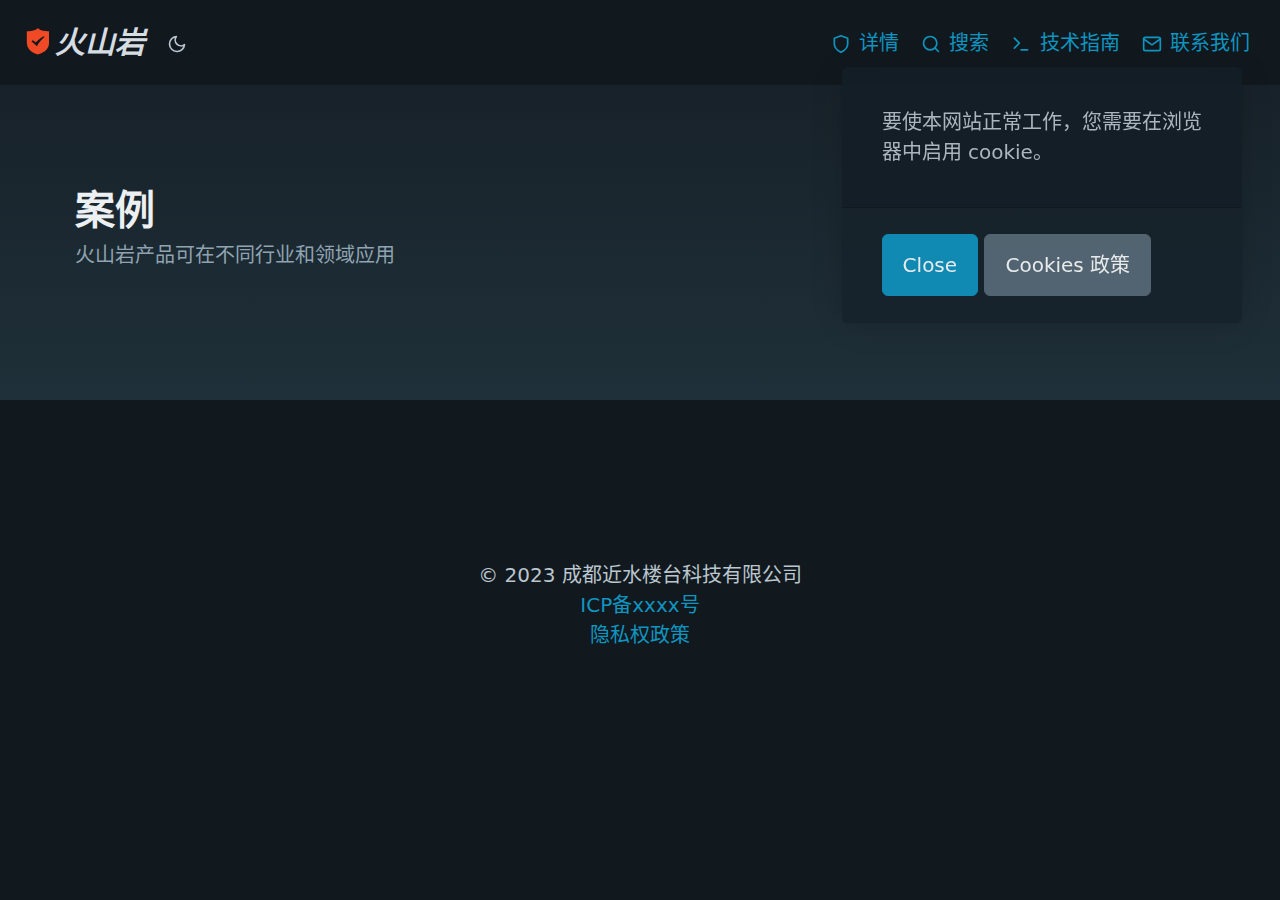
<file: blog/page/1/index.html>
<!doctype html><html lang=zh-cn><head><title>https://tooltakes.github.io/blog/</title><link rel=canonical href=https://tooltakes.github.io/blog/><meta name=robots content="noindex"><meta charset=utf-8><meta http-equiv=refresh content="0; url=https://tooltakes.github.io/blog/"></head></html>
</file>
